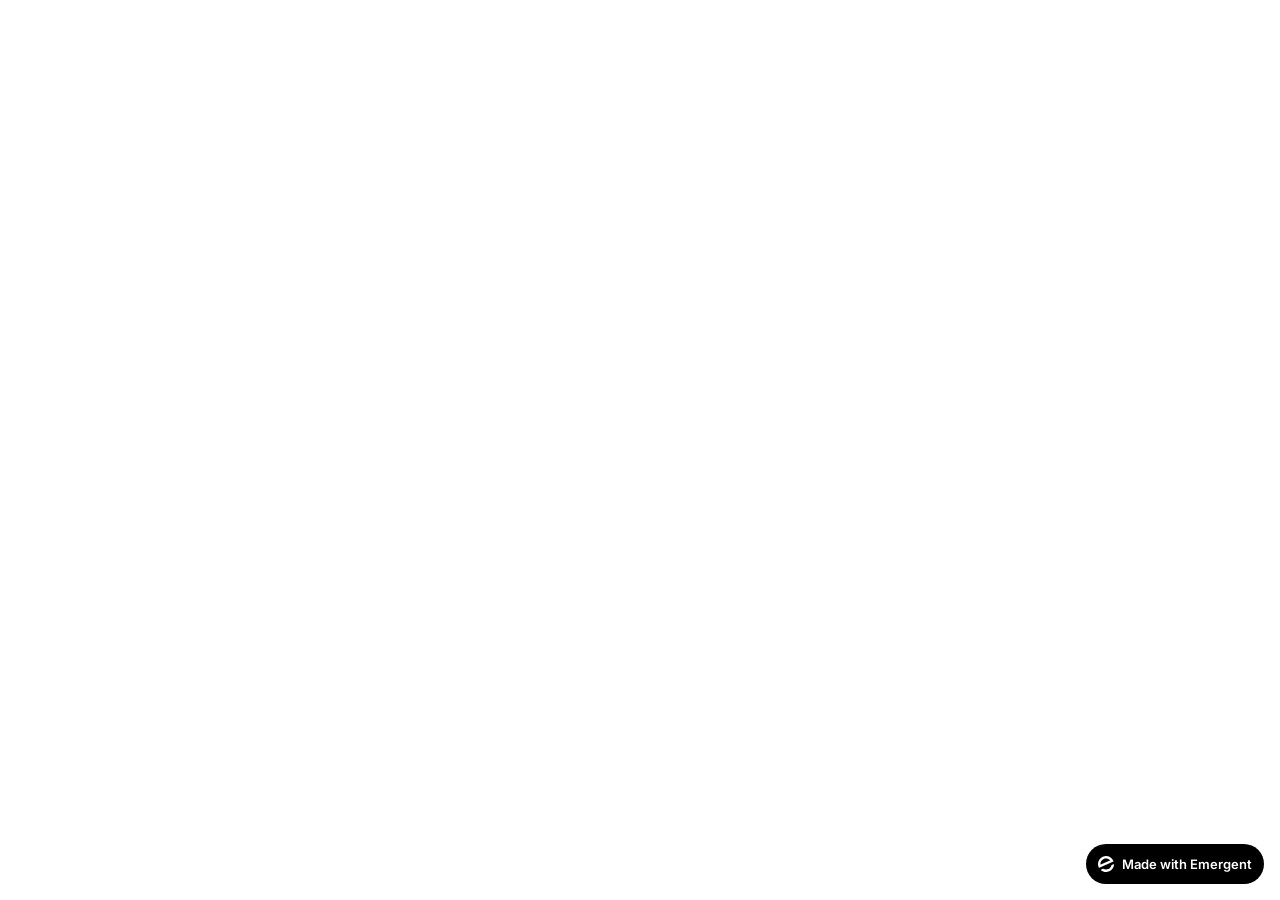
<file: frontend/public/index.html>
<!doctype html>
<html lang="en">
    <head>
        <meta charset="utf-8" />
        <meta name="viewport" content="width=device-width, initial-scale=1" />
        <meta name="theme-color" content="#000000" />
        <meta name="description" content="A product of emergent.sh" />
        <link rel="preconnect" href="https://fonts.googleapis.com" />
        <link rel="preconnect" href="https://fonts.gstatic.com" crossorigin />
        <link href="https://fonts.googleapis.com/css2?family=Inter:wght@600&display=swap" rel="stylesheet" />
        <!--
        manifest.json provides metadata used when your web app is installed on a
        user's mobile device or desktop. See https://developers.google.com/web/fundamentals/web-app-manifest/
        -->
        <!--
        Notice the use of %PUBLIC_URL% in the tags above.
        It will be replaced with the URL of the `public` folder during the build.
        Only files inside the `public` folder can be referenced from the HTML.

        Unlike "/favicon.ico" or "favicon.ico", "%PUBLIC_URL%/favicon.ico" will
        work correctly both with client-side routing and a non-root public URL.
        Learn how to configure a non-root public URL by running `npm run build`.
        -->
        <title>Emergent | Fullstack App</title>
        <script>window.addEventListener("error",function(e){if(e.error instanceof DOMException&&e.error.name==="DataCloneError"&&e.message&&e.message.includes("PerformanceServerTiming")){e.stopImmediatePropagation();e.preventDefault()}},true);</script>
        <script src="https://assets.emergent.sh/scripts/emergent-main.js"></script>
    </head>
    <body>
        <noscript>You need to enable JavaScript to run this app.</noscript>
        <div id="root"></div>
        <!--
      This HTML file is a template.
      If you open it directly in the browser, you will see an empty page.

      You can add webfonts, meta tags, or analytics to this file.
      The build step will place the bundled scripts into the <body> tag.

      To begin the development, run `npm start` or `yarn start`.
      To create a production bundle, use `npm run build` or `yarn build`.
    -->
        <a
            id="emergent-badge"
            target="_blank"
            href="https://app.emergent.sh/?utm_source=emergent-badge"
            style="
                display: inline-flex !important;
                box-sizing: border-box;
                width: 178px;
                height: 40px;
                padding: 8px 12px 8px 12px;
                align-items: center !important;
                gap: 8px;
                border-radius: 50px !important;
                background: #000 !important;
                position: fixed !important;
                bottom: 16px;
                right: 16px;
                text-decoration: none;
                font-family: -apple-system, BlinkMacSystemFont,
                    &quot;Segoe UI&quot;, Roboto, Oxygen, Ubuntu, Cantarell,
                    &quot;Open Sans&quot;, &quot;Helvetica Neue&quot;,
                    sans-serif !important;
                font-size: 12px !important;
                z-index: 9999 !important;
            "
        >
            <svg xmlns="http://www.w3.org/2000/svg" width="16" height="16" viewBox="0 0 16 16" fill="none">
                <path d="M15.5702 8.13142C15.7729 8.0412 16.0007 8.18878 15.9892 8.4103C15.8374 11.3192 14.0965 14.0405 11.2531 15.3065C8.40964 16.5725 5.2224 16.0453 2.95912 14.2117C2.78676 14.072 2.82955 13.804 3.03219 13.7137L4.95677 12.8568C5.04866 12.8159 5.15446 12.823 5.24204 12.8725C6.73377 13.7153 8.59176 13.8649 10.2772 13.1145C11.9626 12.3641 13.0947 10.8833 13.4665 9.21075C13.4883 9.11256 13.5539 9.02918 13.6457 8.98827L15.5702 8.13142Z" fill="white"/>
                <path fill-rule="evenodd" clip-rule="evenodd" d="M15.3066 4.74698L15.5067 5.19653C15.5759 5.35178 15.5061 5.53366 15.3508 5.60278L1.29992 11.8586C1.14467 11.9278 0.962794 11.8579 0.893675 11.7027L0.701732 11.2716L0.693457 11.2531C-1.10317 7.21778 0.711626 2.49007 4.74692 0.693443C8.78221 -1.10318 13.51 0.711693 15.3066 4.74698ZM2.82356 8.55367C2.63552 8.63739 2.41991 8.51617 2.40853 8.31065C2.28373 6.05724 3.53858 3.85787 5.72286 2.88536C7.90715 1.91286 10.3813 2.45199 11.9724 4.05256C12.1175 4.19854 12.0633 4.43988 11.8753 4.5236L2.82356 8.55367Z" fill="white"/>
            </svg>
            <p
                style="
                    color: #FFF !important;
                    font-family: 'Inter', sans-serif !important;
                    font-size: 13px !important;
                    font-style: normal !important;
                    font-weight: 600 !important;
                    line-height: 20px !important;
                    margin: 0 !important;
                    white-space: nowrap !important;
                "
            >
                Made with Emergent
            </p>
        </a>
        <script>
            !(function (t, e) {
                var o, n, p, r;
                e.__SV ||
                    ((window.posthog = e),
                    (e._i = []),
                    (e.init = function (i, s, a) {
                        function g(t, e) {
                            var o = e.split(".");
                            2 == o.length && ((t = t[o[0]]), (e = o[1])),
                                (t[e] = function () {
                                    t.push(
                                        [e].concat(
                                            Array.prototype.slice.call(
                                                arguments,
                                                0,
                                            ),
                                        ),
                                    );
                                });
                        }
                        ((p = t.createElement("script")).type =
                            "text/javascript"),
                            (p.crossOrigin = "anonymous"),
                            (p.async = !0),
                            (p.src =
                                s.api_host.replace(
                                    ".i.posthog.com",
                                    "-assets.i.posthog.com",
                                ) + "/static/array.js"),
                            (r =
                                t.getElementsByTagName(
                                    "script",
                                )[0]).parentNode.insertBefore(p, r);
                        var u = e;
                        for (
                            void 0 !== a ? (u = e[a] = []) : (a = "posthog"),
                                u.people = u.people || [],
                                u.toString = function (t) {
                                    var e = "posthog";
                                    return (
                                        "posthog" !== a && (e += "." + a),
                                        t || (e += " (stub)"),
                                        e
                                    );
                                },
                                u.people.toString = function () {
                                    return u.toString(1) + ".people (stub)";
                                },
                                o =
                                    "init me ws ys ps bs capture je Di ks register register_once register_for_session unregister unregister_for_session Ps getFeatureFlag getFeatureFlagPayload isFeatureEnabled reloadFeatureFlags updateEarlyAccessFeatureEnrollment getEarlyAccessFeatures on onFeatureFlags onSurveysLoaded onSessionId getSurveys getActiveMatchingSurveys renderSurvey canRenderSurvey canRenderSurveyAsync identify setPersonProperties group resetGroups setPersonPropertiesForFlags resetPersonPropertiesForFlags setGroupPropertiesForFlags resetGroupPropertiesForFlags reset get_distinct_id getGroups get_session_id get_session_replay_url alias set_config startSessionRecording stopSessionRecording sessionRecordingStarted captureException loadToolbar get_property getSessionProperty Es $s createPersonProfile Is opt_in_capturing opt_out_capturing has_opted_in_capturing has_opted_out_capturing clear_opt_in_out_capturing Ss debug xs getPageViewId captureTraceFeedback captureTraceMetric".split(
                                        " ",
                                    ),
                                n = 0;
                            n < o.length;
                            n++
                        )
                            g(u, o[n]);
                        e._i.push([i, s, a]);
                    }),
                    (e.__SV = 1));
            })(document, window.posthog || []);
            posthog.init("phc_xAvL2Iq4tFmANRE7kzbKwaSqp1HJjN7x48s3vr0CMjs", {
                api_host: "https://us.i.posthog.com",
                person_profiles: "identified_only", // or 'always' to create profiles for anonymous users as well,
                session_recording: {
                    recordCrossOriginIframes: true,
                    capturePerformance: false,
                },
            });
        </script>
    </body>
</html>
</file>
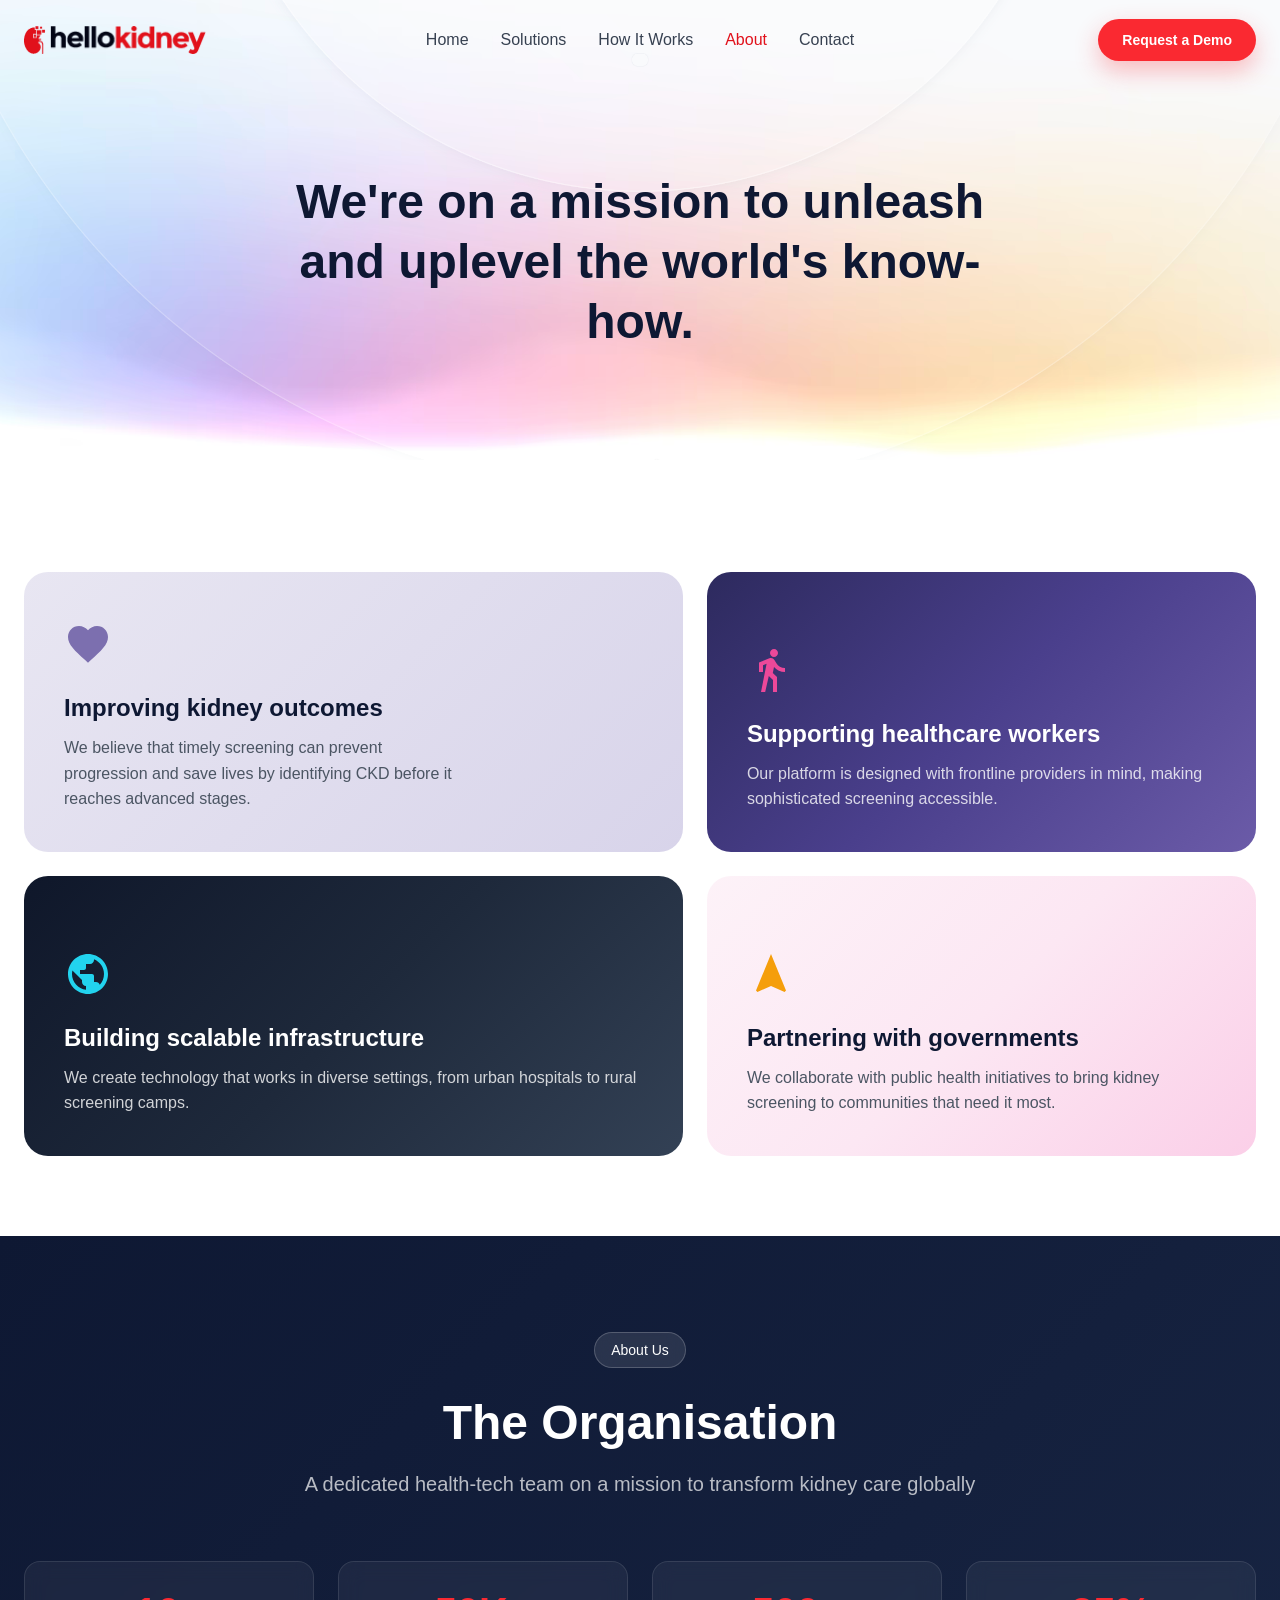
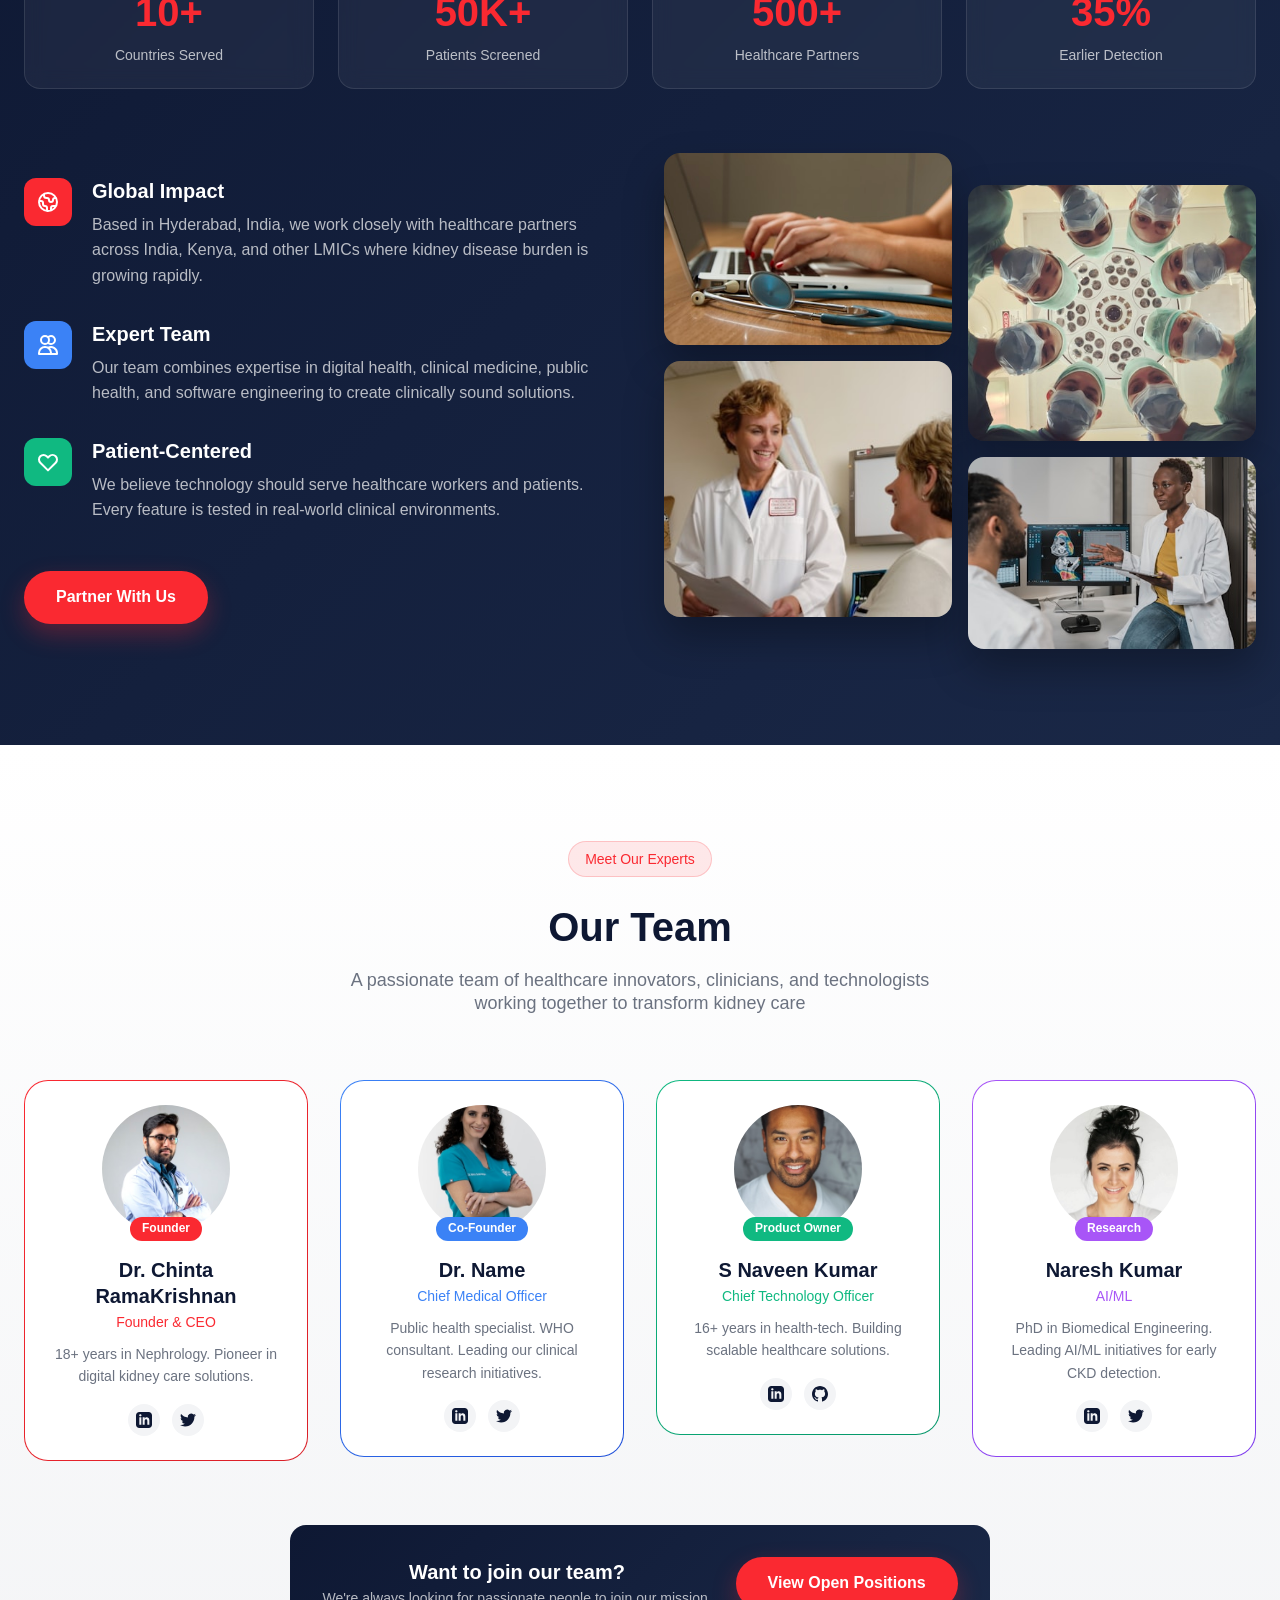
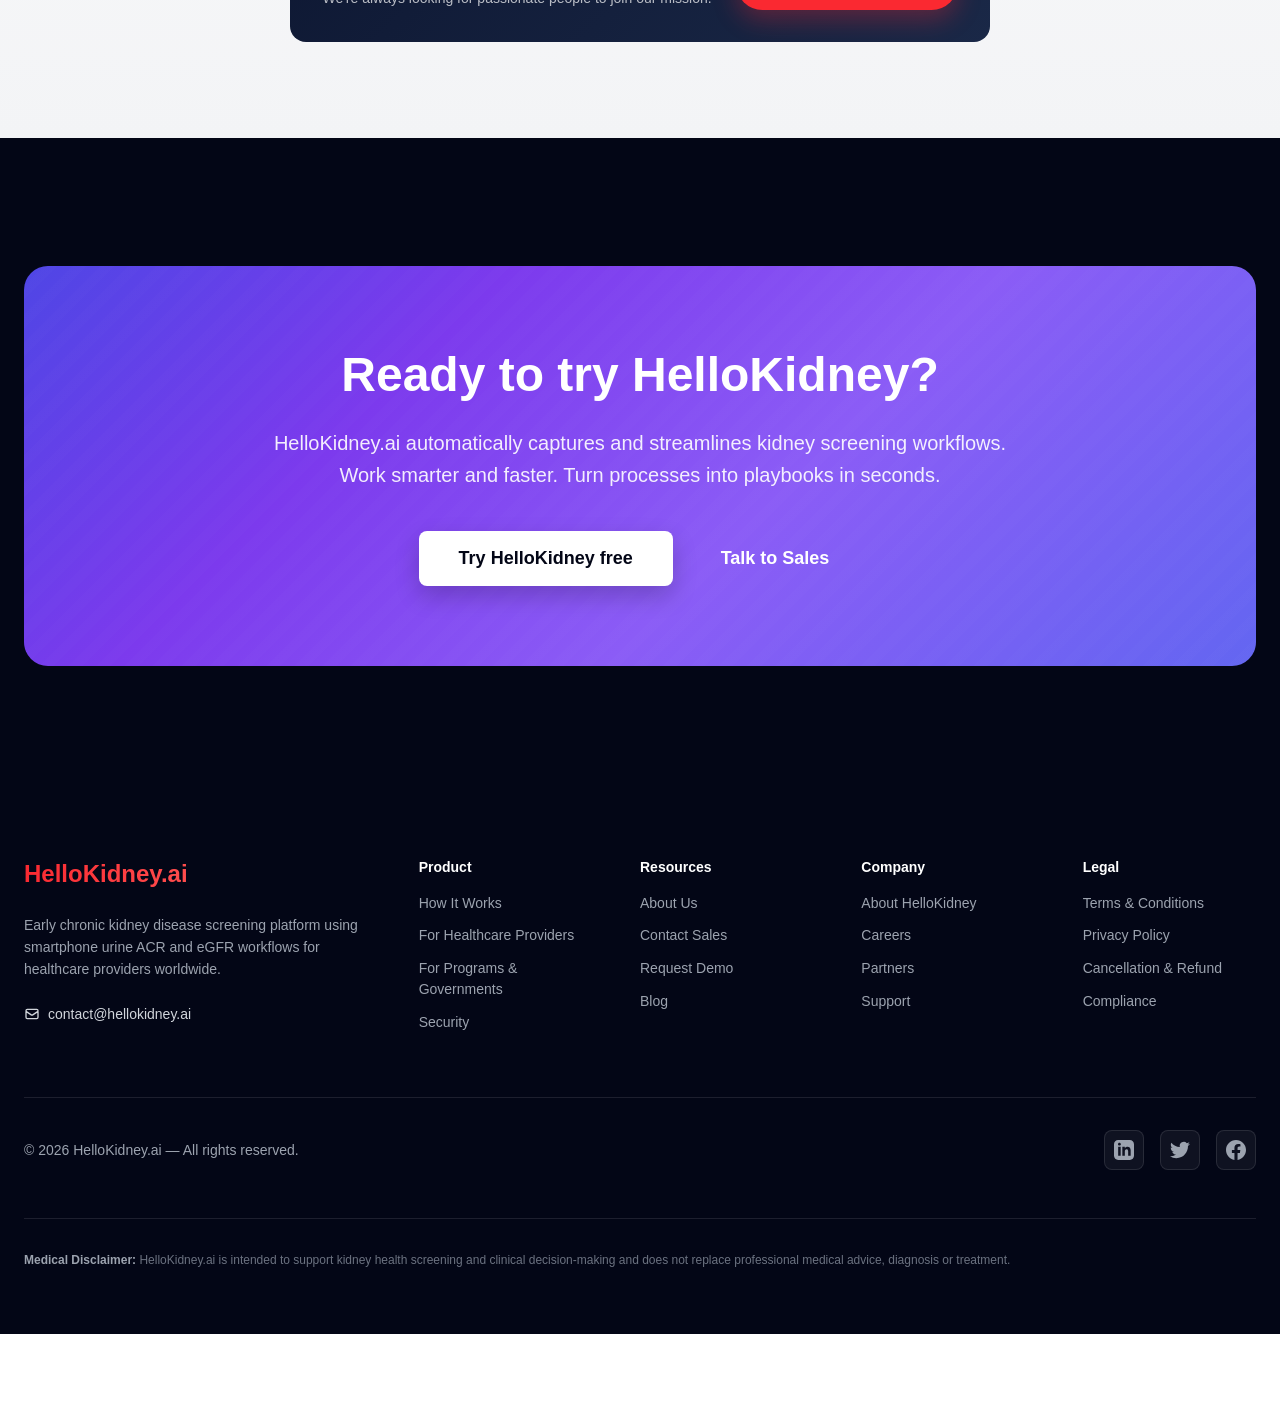
<file: static-site/about.html>
<!DOCTYPE html>
<html lang="en">
<head>
  <meta charset="UTF-8">
  <meta name="viewport" content="width=device-width, initial-scale=1.0">
  <title>About Us - HelloKidney.ai</title>
  <meta name="description" content="Learn about HelloKidney.ai's mission to transform kidney care globally through early CKD detection technology.">
  <link rel="preconnect" href="https://fonts.googleapis.com">
  <link rel="preconnect" href="https://fonts.gstatic.com" crossorigin>
  <link href="https://fonts.googleapis.com/css2?family=Inter:wght@400;500;600;700&display=swap" rel="stylesheet">
  <link rel="stylesheet" href="css/styles.css">
</head>
<body>
  <!-- Header -->
  <header class="header light" id="mainHeader">
    <div class="container header-container">
      <a href="index.html" class="logo">
        <img 
          src="assets/logo.png"
          alt="HelloKidney.ai" 
          class="logo-img"
          style="height: 1.8rem; width: auto;"
        />
      </a>
      
      <nav class="nav">
        <ul class="nav-links">
          <li><a href="index.html" class="nav-link">Home</a></li>
          <li><a href="solutions.html" class="nav-link">Solutions</a></li>
          <li><a href="how-it-works.html" class="nav-link">How It Works</a></li>
          <li><a href="about.html" class="nav-link active">About</a></li>
          <li><a href="contact.html" class="nav-link">Contact</a></li>
        </ul>
        <a href="contact.html" class="btn btn-primary nav-btn">Request a Demo</a>
        
        <button class="mobile-menu-btn" aria-label="Open menu">
          <svg fill="none" stroke="currentColor" viewBox="0 0 24 24">
            <path stroke-linecap="round" stroke-linejoin="round" stroke-width="2" d="M4 6h16M4 12h16M4 18h16"/>
          </svg>
        </button>
      </nav>
    </div>
  </header>

  <!-- Mobile Menu -->
  <div class="mobile-menu">
    <button class="mobile-menu-close" aria-label="Close menu">
      <svg width="24" height="24" fill="none" stroke="currentColor" viewBox="0 0 24 24">
        <path stroke-linecap="round" stroke-linejoin="round" stroke-width="2" d="M6 18L18 6M6 6l12 12"/>
      </svg>
    </button>
    <ul class="mobile-nav-links">
      <li><a href="index.html" class="mobile-nav-link">Home</a></li>
      <li><a href="solutions.html" class="mobile-nav-link">Solutions</a></li>
      <li><a href="how-it-works.html" class="mobile-nav-link">How It Works</a></li>
      <li><a href="about.html" class="mobile-nav-link active">About</a></li>
      <li><a href="contact.html" class="mobile-nav-link">Contact</a></li>
    </ul>
  </div>

  <!-- Page Hero -->
  <section class="page-hero" style="background-image: url('assets/about-banner.png'); padding-top: 160px;">
    <div class="page-hero-content">
      <h1 class="page-hero-title" style="font-size: 3rem;">We're on a mission to unleash and uplevel the world's know-how.</h1>
    </div>
  </section>
 <!-- Our Values Section - Bento Grid Style -->
  <section style="padding: 5rem 0; background: #fff;">
    <div class="container" style="max-width: 1280px; margin: 0 auto; padding: 0 1.5rem;">
      
      <!-- Section Header -->
      <h2 style="font-size: 2.5rem; font-weight: 700; color: #0E1833; margin-bottom: 2rem; font-style: italic;"></h2>

      <!-- Values Grid - 2x2 Bento Layout -->
      <div style="display: grid; grid-template-columns: 1.2fr 1fr; grid-template-rows: auto auto; gap: 1.5rem;">
        
        <!-- Card 1: Improving kidney outcomes - Light purple, larger -->
        <div style="background: linear-gradient(135deg, #E8E6F2 0%, #D8D4EA 100%); border-radius: 1.5rem; padding: 2.5rem; min-height: 280px; display: flex; flex-direction: column; justify-content: flex-end;">
          <div style="width: 3rem; height: 3rem; margin-bottom: 1.5rem;">
            <svg viewBox="0 0 24 24" style="width: 100%; height: 100%; fill: #7C6FAF;">
              <path d="M12 21.35l-1.45-1.32C5.4 15.36 2 12.28 2 8.5 2 5.42 4.42 3 7.5 3c1.74 0 3.41.81 4.5 2.09C13.09 3.81 14.76 3 16.5 3 19.58 3 22 5.42 22 8.5c0 3.78-3.4 6.86-8.55 11.54L12 21.35z"/>
            </svg>
          </div>
          <h3 style="font-size: 1.5rem; font-weight: 700; color: #0E1833; margin-bottom: 0.75rem;">Improving kidney outcomes</h3>
          <p style="color: #4B5563; font-size: 1rem; line-height: 1.6; max-width: 400px;">We believe that timely screening can prevent progression and save lives by identifying CKD before it reaches advanced stages.</p>
        </div>

        <!-- Card 2: Supporting healthcare workers - Dark purple gradient -->
        <div style="background: linear-gradient(135deg, #2D2A5E 0%, #4A3F8C 50%, #6B5BA8 100%); border-radius: 1.5rem; padding: 2.5rem; min-height: 280px; display: flex; flex-direction: column; justify-content: flex-end;">
          <div style="width: 3rem; height: 3rem; margin-bottom: 1.5rem;">
            <svg viewBox="0 0 24 24" style="width: 100%; height: 100%; fill: #EC4899;">
              <path d="M13.5 5.5c1.1 0 2-.9 2-2s-.9-2-2-2-2 .9-2 2 .9 2 2 2zM9.8 8.9L7 23h2.1l1.8-8 2.1 2v6h2v-7.5l-2.1-2 .6-3C14.8 12 16.8 13 19 13v-2c-1.9 0-3.5-1-4.3-2.4l-1-1.6c-.4-.6-1-1-1.7-1-.3 0-.5.1-.8.1L6 8.3V13h2V9.6l1.8-.7"/>
            </svg>
          </div>
          <h3 style="font-size: 1.5rem; font-weight: 700; color: #fff; margin-bottom: 0.75rem;">Supporting healthcare workers</h3>
          <p style="color: rgba(255,255,255,0.8); font-size: 1rem; line-height: 1.6;">Our platform is designed with frontline providers in mind, making sophisticated screening accessible.</p>
        </div>

        <!-- Card 3: Building scalable infrastructure - Dark blue/navy gradient -->
        <div style="background: linear-gradient(135deg, #0F172A 0%, #1E293B 50%, #334155 100%); border-radius: 1.5rem; padding: 2.5rem; min-height: 280px; display: flex; flex-direction: column; justify-content: flex-end;">
          <div style="width: 3rem; height: 3rem; margin-bottom: 1.5rem;">
            <svg viewBox="0 0 24 24" style="width: 100%; height: 100%; fill: #22D3EE;">
              <path d="M12 2C6.48 2 2 6.48 2 12s4.48 10 10 10 10-4.48 10-10S17.52 2 12 2zm-1 17.93c-3.95-.49-7-3.85-7-7.93 0-.62.08-1.21.21-1.79L9 15v1c0 1.1.9 2 2 2v1.93zm6.9-2.54c-.26-.81-1-1.39-1.9-1.39h-1v-3c0-.55-.45-1-1-1H8v-2h2c.55 0 1-.45 1-1V7h2c1.1 0 2-.9 2-2v-.41c2.93 1.19 5 4.06 5 7.41 0 2.08-.8 3.97-2.1 5.39z"/>
            </svg>
          </div>
          <h3 style="font-size: 1.5rem; font-weight: 700; color: #fff; margin-bottom: 0.75rem;">Building scalable infrastructure</h3>
          <p style="color: rgba(255,255,255,0.8); font-size: 1rem; line-height: 1.6;">We create technology that works in diverse settings, from urban hospitals to rural screening camps.</p>
        </div>

        <!-- Card 4: Partnering with governments - Light pink gradient -->
        <div style="background: linear-gradient(135deg, #FDF2F8 0%, #FCE7F3 50%, #FBCFE8 100%); border-radius: 1.5rem; padding: 2.5rem; min-height: 280px; display: flex; flex-direction: column; justify-content: flex-end;">
          <div style="width: 3rem; height: 3rem; margin-bottom: 1.5rem;">
            <svg viewBox="0 0 24 24" style="width: 100%; height: 100%; fill: #F59E0B;">
              <path d="M12 2L4.5 20.29l.71.71L12 18l6.79 3 .71-.71z"/>
            </svg>
          </div>
          <h3 style="font-size: 1.5rem; font-weight: 700; color: #0E1833; margin-bottom: 0.75rem;">Partnering with governments</h3>
          <p style="color: #4B5563; font-size: 1rem; line-height: 1.6;">We collaborate with public health initiatives to bring kidney screening to communities that need it most.</p>
        </div>

      </div>
    </div>
  </section>
  <!-- Organisation Section -->
  <section class="org-section">
    <div class="container">
      <div class="org-header">
        <span class="org-badge">About Us</span>
        <h2 class="org-title">The Organisation</h2>
        <p class="org-subtitle">A dedicated health-tech team on a mission to transform kidney care globally</p>
      </div>
      
      <div class="stats-grid">
        <div class="stat-card">
          <div class="stat-number">10+</div>
          <div class="stat-label">Countries Served</div>
        </div>
        <div class="stat-card">
          <div class="stat-number">50K+</div>
          <div class="stat-label">Patients Screened</div>
        </div>
        <div class="stat-card">
          <div class="stat-number">500+</div>
          <div class="stat-label">Healthcare Partners</div>
        </div>
        <div class="stat-card">
          <div class="stat-number">35%</div>
          <div class="stat-label">Earlier Detection</div>
        </div>
      </div>
      
      <div class="org-content">
        <div class="org-features">
          <div class="org-feature">
            <div class="org-feature-icon red">
              <svg fill="none" stroke="currentColor" viewBox="0 0 24 24" stroke-width="2">
                <path stroke-linecap="round" stroke-linejoin="round" d="M3.055 11H5a2 2 0 012 2v1a2 2 0 002 2 2 2 0 012 2v2.945M8 3.935V5.5A2.5 2.5 0 0010.5 8h.5a2 2 0 012 2 2 2 0 104 0 2 2 0 012-2h1.064M15 20.488V18a2 2 0 012-2h3.064M21 12a9 9 0 11-18 0 9 9 0 0118 0z"/>
              </svg>
            </div>
            <div>
              <h3 class="org-feature-title">Global Impact</h3>
              <p class="org-feature-desc">Based in Hyderabad, India, we work closely with healthcare partners across India, Kenya, and other LMICs where kidney disease burden is growing rapidly.</p>
            </div>
          </div>
          
          <div class="org-feature">
            <div class="org-feature-icon blue">
              <svg fill="none" stroke="currentColor" viewBox="0 0 24 24" stroke-width="2">
                <path stroke-linecap="round" stroke-linejoin="round" d="M12 4.354a4 4 0 110 5.292M15 21H3v-1a6 6 0 0112 0v1zm0 0h6v-1a6 6 0 00-9-5.197M13 7a4 4 0 11-8 0 4 4 0 018 0z"/>
              </svg>
            </div>
            <div>
              <h3 class="org-feature-title">Expert Team</h3>
              <p class="org-feature-desc">Our team combines expertise in digital health, clinical medicine, public health, and software engineering to create clinically sound solutions.</p>
            </div>
          </div>
          
          <div class="org-feature">
            <div class="org-feature-icon green">
              <svg fill="none" stroke="currentColor" viewBox="0 0 24 24" stroke-width="2">
                <path stroke-linecap="round" stroke-linejoin="round" d="M4.318 6.318a4.5 4.5 0 000 6.364L12 20.364l7.682-7.682a4.5 4.5 0 00-6.364-6.364L12 7.636l-1.318-1.318a4.5 4.5 0 00-6.364 0z"/>
              </svg>
            </div>
            <div>
              <h3 class="org-feature-title">Patient-Centered</h3>
              <p class="org-feature-desc">We believe technology should serve healthcare workers and patients. Every feature is tested in real-world clinical environments.</p>
            </div>
          </div>
          
          <div style="padding-top: 1rem;">
            <a href="contact.html" class="btn btn-primary">Partner With Us</a>
          </div>
        </div>
        
        <div class="org-images">
          <div class="col">
            <div class="org-image short">
              <img src="assets/healthcare1.jpg" alt="Healthcare">
            </div>
            <div class="org-image tall">
              <img src="assets/healthcare3.jpg" alt="Medical Team">
            </div>
          </div>
          <div class="col">
            <div class="org-image tall">
              <img src="assets/healthcare2.jpg" alt="Lab Work">
            </div>
            <div class="org-image short">
              <img src="assets/healthcare4.jpg" alt="Technology">
            </div>
          </div>
        </div>
      </div>
    </div>
  </section>

 

  <!-- Team Section -->
  <section class="section" style="background: linear-gradient(180deg, #fff 0%, #f3f4f6 100%);">
    <div class="container">
      <div class="section-header">
        <span class="section-badge red">Meet Our Experts</span>
        <h2 class="section-title">Our Team</h2>
        <p class="section-subtitle">A passionate team of healthcare innovators, clinicians, and technologists working together to transform kidney care</p>
      </div>
      
      <div class="team-grid">
        <div class="team-card">
          <div class="team-card-inner red">
            <div class="team-card-content">
              <div class="team-avatar-wrapper">
                <div class="team-avatar">
                  <img src="assets/team1.jpg" alt="Dr. Chinta RamaKrishnan, MD, Nephrologist">
                </div>
                <span class="team-role-badge red">Founder</span>
              </div>
              <h3 class="team-name">Dr. Chinta RamaKrishnan</h3>
              <p class="team-position red">Founder & CEO</p>
              <p class="team-bio">18+ years in Nephrology. Pioneer in digital kidney care solutions.</p>
              <div class="team-social">
                <a href="#" class="red"><svg width="16" height="16" fill="currentColor" viewBox="0 0 24 24"><path d="M19 0h-14c-2.761 0-5 2.239-5 5v14c0 2.761 2.239 5 5 5h14c2.762 0 5-2.239 5-5v-14c0-2.761-2.238-5-5-5zm-11 19h-3v-11h3v11zm-1.5-12.268c-.966 0-1.75-.79-1.75-1.764s.784-1.764 1.75-1.764 1.75.79 1.75 1.764-.783 1.764-1.75 1.764zm13.5 12.268h-3v-5.604c0-3.368-4-3.113-4 0v5.604h-3v-11h3v1.765c1.396-2.586 7-2.777 7 2.476v6.759z"/></svg></a>
                <a href="#" class="red"><svg width="16" height="16" fill="currentColor" viewBox="0 0 24 24"><path d="M23.953 4.57a10 10 0 01-2.825.775 4.958 4.958 0 002.163-2.723c-.951.555-2.005.959-3.127 1.184a4.92 4.92 0 00-8.384 4.482C7.69 8.095 4.067 6.13 1.64 3.162a4.822 4.822 0 00-.666 2.475c0 1.71.87 3.213 2.188 4.096a4.904 4.904 0 01-2.228-.616v.06a4.923 4.923 0 003.946 4.827 4.996 4.996 0 01-2.212.085 4.936 4.936 0 004.604 3.417 9.867 9.867 0 01-6.102 2.105c-.39 0-.779-.023-1.17-.067a13.995 13.995 0 007.557 2.209c9.053 0 13.998-7.496 13.998-13.985 0-.21 0-.42-.015-.63A9.935 9.935 0 0024 4.59z"/></svg></a>
              </div>
            </div>
          </div>
        </div>
        
        <div class="team-card">
          <div class="team-card-inner blue">
            <div class="team-card-content">
              <div class="team-avatar-wrapper">
                <div class="team-avatar">
                  <img src="assets/team2.jpg" alt="Dr. Priya Sharma">
                </div>
                <span class="team-role-badge blue">Co-Founder</span>
              </div>
              <h3 class="team-name">Dr. Name</h3>
              <p class="team-position blue">Chief Medical Officer</p>
              <p class="team-bio">Public health specialist. WHO consultant. Leading our clinical research initiatives.</p>
              <div class="team-social">
                <a href="#" class="blue"><svg width="16" height="16" fill="currentColor" viewBox="0 0 24 24"><path d="M19 0h-14c-2.761 0-5 2.239-5 5v14c0 2.761 2.239 5 5 5h14c2.762 0 5-2.239 5-5v-14c0-2.761-2.238-5-5-5zm-11 19h-3v-11h3v11zm-1.5-12.268c-.966 0-1.75-.79-1.75-1.764s.784-1.764 1.75-1.764 1.75.79 1.75 1.764-.783 1.764-1.75 1.764zm13.5 12.268h-3v-5.604c0-3.368-4-3.113-4 0v5.604h-3v-11h3v1.765c1.396-2.586 7-2.777 7 2.476v6.759z"/></svg></a>
                <a href="#" class="blue"><svg width="16" height="16" fill="currentColor" viewBox="0 0 24 24"><path d="M23.953 4.57a10 10 0 01-2.825.775 4.958 4.958 0 002.163-2.723c-.951.555-2.005.959-3.127 1.184a4.92 4.92 0 00-8.384 4.482C7.69 8.095 4.067 6.13 1.64 3.162a4.822 4.822 0 00-.666 2.475c0 1.71.87 3.213 2.188 4.096a4.904 4.904 0 01-2.228-.616v.06a4.923 4.923 0 003.946 4.827 4.996 4.996 0 01-2.212.085 4.936 4.936 0 004.604 3.417 9.867 9.867 0 01-6.102 2.105c-.39 0-.779-.023-1.17-.067a13.995 13.995 0 007.557 2.209c9.053 0 13.998-7.496 13.998-13.985 0-.21 0-.42-.015-.63A9.935 9.935 0 0024 4.59z"/></svg></a>
              </div>
            </div>
          </div>
        </div>
        
        <div class="team-card">
          <div class="team-card-inner green">
            <div class="team-card-content">
              <div class="team-avatar-wrapper">
                <div class="team-avatar">
                  <img src="assets/team3.jpg" alt="Rahul Verma">
                </div>
                <span class="team-role-badge green">Product Owner</span>
              </div>
              <h3 class="team-name">S Naveen Kumar</h3>
              <p class="team-position green">Chief Technology Officer</p>
              <p class="team-bio">16+ years in health-tech. Building scalable healthcare solutions.</p>
              <div class="team-social">
                <a href="#" class="green"><svg width="16" height="16" fill="currentColor" viewBox="0 0 24 24"><path d="M19 0h-14c-2.761 0-5 2.239-5 5v14c0 2.761 2.239 5 5 5h14c2.762 0 5-2.239 5-5v-14c0-2.761-2.238-5-5-5zm-11 19h-3v-11h3v11zm-1.5-12.268c-.966 0-1.75-.79-1.75-1.764s.784-1.764 1.75-1.764 1.75.79 1.75 1.764-.783 1.764-1.75 1.764zm13.5 12.268h-3v-5.604c0-3.368-4-3.113-4 0v5.604h-3v-11h3v1.765c1.396-2.586 7-2.777 7 2.476v6.759z"/></svg></a>
                <a href="#" class="green"><svg width="16" height="16" fill="currentColor" viewBox="0 0 24 24"><path d="M12 0c-6.626 0-12 5.373-12 12 0 5.302 3.438 9.8 8.207 11.387.599.111.793-.261.793-.577v-2.234c-3.338.726-4.033-1.416-4.033-1.416-.546-1.387-1.333-1.756-1.333-1.756-1.089-.745.083-.729.083-.729 1.205.084 1.839 1.237 1.839 1.237 1.07 1.834 2.807 1.304 3.492.997.107-.775.418-1.305.762-1.604-2.665-.305-5.467-1.334-5.467-5.931 0-1.311.469-2.381 1.236-3.221-.124-.303-.535-1.524.117-3.176 0 0 1.008-.322 3.301 1.23.957-.266 1.983-.399 3.003-.404 1.02.005 2.047.138 3.006.404 2.291-1.552 3.297-1.23 3.297-1.23.653 1.653.242 2.874.118 3.176.77.84 1.235 1.911 1.235 3.221 0 4.609-2.807 5.624-5.479 5.921.43.372.823 1.102.823 2.222v3.293c0 .319.192.694.801.576 4.765-1.589 8.199-6.086 8.199-11.386 0-6.627-5.373-12-12-12z"/></svg></a>
              </div>
            </div>
          </div>
        </div>
        
        <div class="team-card">
          <div class="team-card-inner purple">
            <div class="team-card-content">
              <div class="team-avatar-wrapper">
                <div class="team-avatar">
                  <img src="assets/team4.jpg" alt="Dr. Ananya Reddy">
                </div>
                <span class="team-role-badge purple">Research</span>
              </div>
              <h3 class="team-name">Naresh Kumar</h3>
              <p class="team-position purple">AI/ML</p>
              <p class="team-bio">PhD in Biomedical Engineering. Leading AI/ML initiatives for early CKD detection.</p>
              <div class="team-social">
                <a href="#" class="purple"><svg width="16" height="16" fill="currentColor" viewBox="0 0 24 24"><path d="M19 0h-14c-2.761 0-5 2.239-5 5v14c0 2.761 2.239 5 5 5h14c2.762 0 5-2.239 5-5v-14c0-2.761-2.238-5-5-5zm-11 19h-3v-11h3v11zm-1.5-12.268c-.966 0-1.75-.79-1.75-1.764s.784-1.764 1.75-1.764 1.75.79 1.75 1.764-.783 1.764-1.75 1.764zm13.5 12.268h-3v-5.604c0-3.368-4-3.113-4 0v5.604h-3v-11h3v1.765c1.396-2.586 7-2.777 7 2.476v6.759z"/></svg></a>
                <a href="#" class="purple"><svg width="16" height="16" fill="currentColor" viewBox="0 0 24 24"><path d="M23.953 4.57a10 10 0 01-2.825.775 4.958 4.958 0 002.163-2.723c-.951.555-2.005.959-3.127 1.184a4.92 4.92 0 00-8.384 4.482C7.69 8.095 4.067 6.13 1.64 3.162a4.822 4.822 0 00-.666 2.475c0 1.71.87 3.213 2.188 4.096a4.904 4.904 0 01-2.228-.616v.06a4.923 4.923 0 003.946 4.827 4.996 4.996 0 01-2.212.085 4.936 4.936 0 004.604 3.417 9.867 9.867 0 01-6.102 2.105c-.39 0-.779-.023-1.17-.067a13.995 13.995 0 007.557 2.209c9.053 0 13.998-7.496 13.998-13.985 0-.21 0-.42-.015-.63A9.935 9.935 0 0024 4.59z"/></svg></a>
              </div>
            </div>
          </div>
        </div>
      </div>
      
      <!-- Join CTA -->
      <div style="margin-top: 4rem; text-align: center;">
        <div style="display: inline-flex; flex-wrap: wrap; align-items: center; justify-content: center; gap: 1.5rem; background: linear-gradient(135deg, #0E1833, #1a2847); border-radius: 1rem; padding: 2rem;">
          <div style="text-align: center;">
            <h3 style="font-size: 1.25rem; font-weight: 700; color: #fff; margin-bottom: 0.25rem;">Want to join our team?</h3>
            <p style="color: rgba(255,255,255,0.7); font-size: 0.875rem;">We're always looking for passionate people to join our mission.</p>
          </div>
          <a href="contact.html" class="btn btn-primary">View Open Positions</a>
        </div>
      </div>
    </div>
  </section>

  <!-- CTA Section -->
   <section style="position: relative; padding: 8rem 0; overflow: hidden; background: #030616;">
    <div style="position: relative; z-index: 10; max-width: 1280px; margin: 0 auto; padding: 0 1.5rem;">
      <!-- Content Card with Purple/Blue Gradient Background -->
      <div style="position: relative; border-radius: 1.5rem; overflow: hidden; padding: 5rem 3rem; background: linear-gradient(135deg, #4f46e5 0%, #7c3aed 30%, #8b5cf6 60%, #6366f1 100%);">
        <!-- Diagonal lines overlay -->
        <div style="position: absolute; inset: 0; opacity: 0.1; background-image: repeating-linear-gradient(-45deg, transparent, transparent 10px, rgba(255, 255, 255, 0.1) 10px, rgba(255, 255, 255, 0.1) 20px);"></div>
        
        <div style="position: relative; z-index: 10; text-align: center;">
          <h2 style="font-size: 3rem; font-weight: 700; color: white; margin-bottom: 1.5rem; line-height: 1.2;">
            Ready to try HelloKidney?
          </h2>
          <p style="font-size: 1.25rem; color: rgba(255, 255, 255, 0.9); margin-bottom: 2.5rem; max-width: 48rem; margin-left: auto; margin-right: auto; line-height: 1.6;">
            HelloKidney.ai automatically captures and streamlines kidney screening workflows. Work smarter and faster. Turn processes into playbooks in seconds.
          </p>
          
          <div style="display: flex; flex-wrap: wrap; gap: 1rem; justify-content: center; align-items: center;">
            <a href="contact.html" style="background: white; color: #030616; font-size: 1.125rem; padding: 1rem 2.5rem; font-weight: 700; border-radius: 0.5rem; box-shadow: 0 10px 25px rgba(0, 0, 0, 0.2); transition: all 0.2s; text-decoration: none; display: inline-block;">
              Try HelloKidney free
            </a>
            <a href="contact.html" style="color: white; font-size: 1.125rem; padding: 1rem 2rem; font-weight: 600; transition: all 0.2s; text-decoration: none; display: inline-block; border-radius: 0.5rem;" class="cta-ghost-btn">
              Talk to Sales
            </a>
          </div>
        </div>
      </div>
    </div>
  </section>

  <!-- Footer -->
  <footer style="background: #030616; color: white;">
    <div style="max-width: 1280px; margin: 0 auto; padding: 4rem 1.5rem;">
      <div style="display: grid; grid-template-columns: 2fr 1fr 1fr 1fr 1fr; gap: 3rem; margin-bottom: 4rem;">
        <div>
          <a href="index.html" style="display: inline-block; margin-bottom: 1.5rem;">
            <div style="font-size: 1.5rem; font-weight: 700; background: linear-gradient(to right, #FA2931, #ff4d4d); -webkit-background-clip: text; -webkit-text-fill-color: transparent; background-clip: text;">HelloKidney.ai</div>
          </a>
          <p style="color: #9ca3af; font-size: 0.875rem; line-height: 1.6; margin-bottom: 1.5rem;">Early chronic kidney disease screening platform using smartphone urine ACR and eGFR workflows for healthcare providers worldwide.</p>
          <a href="mailto:contact@hellokidney.ai" style="color: #d1d5db; font-size: 0.875rem; display: flex; align-items: center; gap: 0.5rem;" class="footer-email">
            <svg width="16" height="16" fill="none" stroke="currentColor" viewBox="0 0 24 24"><path stroke-linecap="round" stroke-linejoin="round" stroke-width="2" d="M3 8l7.89 5.26a2 2 0 002.22 0L21 8M5 19h14a2 2 0 002-2V7a2 2 0 00-2-2H5a2 2 0 00-2 2v10a2 2 0 002 2z"/></svg>
            <span>contact@hellokidney.ai</span>
          </a>
        </div>
        <div>
          <h3 style="color: white; font-weight: 600; margin-bottom: 1rem; font-size: 0.875rem;">Product</h3>
          <ul style="list-style: none; padding: 0; margin: 0; display: flex; flex-direction: column; gap: 0.75rem;">
            <li><a href="how-it-works.html" class="footer-link">How It Works</a></li>
            <li><a href="solutions.html" class="footer-link">For Healthcare Providers</a></li>
            <li><a href="solutions.html" class="footer-link">For Programs & Governments</a></li>
            <li><a href="about.html" class="footer-link">Security</a></li>
          </ul>
        </div>
        <div>
          <h3 style="color: white; font-weight: 600; margin-bottom: 1rem; font-size: 0.875rem;">Resources</h3>
          <ul style="list-style: none; padding: 0; margin: 0; display: flex; flex-direction: column; gap: 0.75rem;">
            <li><a href="about.html" class="footer-link">About Us</a></li>
            <li><a href="contact.html" class="footer-link">Contact Sales</a></li>
            <li><a href="contact.html" class="footer-link">Request Demo</a></li>
            <li><a href="#" class="footer-link">Blog</a></li>
          </ul>
        </div>
        <div>
          <h3 style="color: white; font-weight: 600; margin-bottom: 1rem; font-size: 0.875rem;">Company</h3>
          <ul style="list-style: none; padding: 0; margin: 0; display: flex; flex-direction: column; gap: 0.75rem;">
            <li><a href="about.html" class="footer-link">About HelloKidney</a></li>
            <li><a href="#" class="footer-link">Careers</a></li>
            <li><a href="#" class="footer-link">Partners</a></li>
            <li><a href="contact.html" class="footer-link">Support</a></li>
          </ul>
        </div>
        <div>
          <h3 style="color: white; font-weight: 600; margin-bottom: 1rem; font-size: 0.875rem;">Legal</h3>
          <ul style="list-style: none; padding: 0; margin: 0; display: flex; flex-direction: column; gap: 0.75rem;">
            <li><a href="terms-and-conditions.html" class="footer-link">Terms & Conditions</a></li>
            <li><a href="privacy-policy.html" class="footer-link">Privacy Policy</a></li>
            <li><a href="cancellation-refund-policy.html" class="footer-link">Cancellation & Refund</a></li>
            <li><a href="#" class="footer-link">Compliance</a></li>
          </ul>
        </div>
      </div>
      <div style="border-top: 1px solid rgba(255, 255, 255, 0.1); margin-bottom: 2rem;"></div>
      <div style="display: flex; justify-content: space-between; align-items: center; flex-wrap: wrap; gap: 1.5rem;">
        <p style="color: #9ca3af; font-size: 0.875rem;">© 2026 HelloKidney.ai — All rights reserved.</p>
        <div style="display: flex; align-items: center; gap: 1rem;">
          <a href="#" style="width: 2.5rem; height: 2.5rem; border-radius: 0.5rem; background: rgba(255, 255, 255, 0.05); border: 1px solid rgba(255, 255, 255, 0.1); display: flex; align-items: center; justify-content: center;" class="social-icon"><svg width="20" height="20" fill="#9ca3af" viewBox="0 0 24 24"><path d="M19 0h-14c-2.761 0-5 2.239-5 5v14c0 2.761 2.239 5 5 5h14c2.762 0 5-2.239 5-5v-14c0-2.761-2.238-5-5-5zm-11 19h-3v-11h3v11zm-1.5-12.268c-.966 0-1.75-.79-1.75-1.764s.784-1.764 1.75-1.764 1.75.79 1.75 1.764-.783 1.764-1.75 1.764zm13.5 12.268h-3v-5.604c0-3.368-4-3.113-4 0v5.604h-3v-11h3v1.765c1.396-2.586 7-2.777 7 2.476v6.759z"/></svg></a>
          <a href="#" style="width: 2.5rem; height: 2.5rem; border-radius: 0.5rem; background: rgba(255, 255, 255, 0.05); border: 1px solid rgba(255, 255, 255, 0.1); display: flex; align-items: center; justify-content: center;" class="social-icon"><svg width="20" height="20" fill="#9ca3af" viewBox="0 0 24 24"><path d="M23.953 4.57a10 10 0 01-2.825.775 4.958 4.958 0 002.163-2.723c-.951.555-2.005.959-3.127 1.184a4.92 4.92 0 00-8.384 4.482C7.69 8.095 4.067 6.13 1.64 3.162a4.822 4.822 0 00-.666 2.475c0 1.71.87 3.213 2.188 4.096a4.904 4.904 0 01-2.228-.616v.06a4.923 4.923 0 003.946 4.827 4.996 4.996 0 01-2.212.085 4.936 4.936 0 004.604 3.417 9.867 9.867 0 01-6.102 2.105c-.39 0-.779-.023-1.17-.067a13.995 13.995 0 007.557 2.209c9.053 0 13.998-7.496 13.998-13.985 0-.21 0-.42-.015-.63A9.935 9.935 0 0024 4.59z"/></svg></a>
          <a href="#" style="width: 2.5rem; height: 2.5rem; border-radius: 0.5rem; background: rgba(255, 255, 255, 0.05); border: 1px solid rgba(255, 255, 255, 0.1); display: flex; align-items: center; justify-content: center;" class="social-icon"><svg width="20" height="20" fill="#9ca3af" viewBox="0 0 24 24"><path d="M24 12.073c0-6.627-5.373-12-12-12s-12 5.373-12 12c0 5.99 4.388 10.954 10.125 11.854v-8.385H7.078v-3.47h3.047V9.43c0-3.007 1.792-4.669 4.533-4.669 1.312 0 2.686.235 2.686.235v2.953H15.83c-1.491 0-1.956.925-1.956 1.874v2.25h3.328l-.532 3.47h-2.796v8.385C19.612 23.027 24 18.062 24 12.073z"/></svg></a>
        </div>
      </div>
      <div style="margin-top: 3rem; padding-top: 2rem; border-top: 1px solid rgba(255, 255, 255, 0.1);">
        <p style="font-size: 0.75rem; color: #6b7280; line-height: 1.6; max-width: 64rem;"><strong style="color: #9ca3af;">Medical Disclaimer:</strong> HelloKidney.ai is intended to support kidney health screening and clinical decision‑making and does not replace professional medical advice, diagnosis or treatment.</p>
      </div>
    </div>
  </footer>

  <script src="js/main.js"></script>
</body>
</html>
</file>
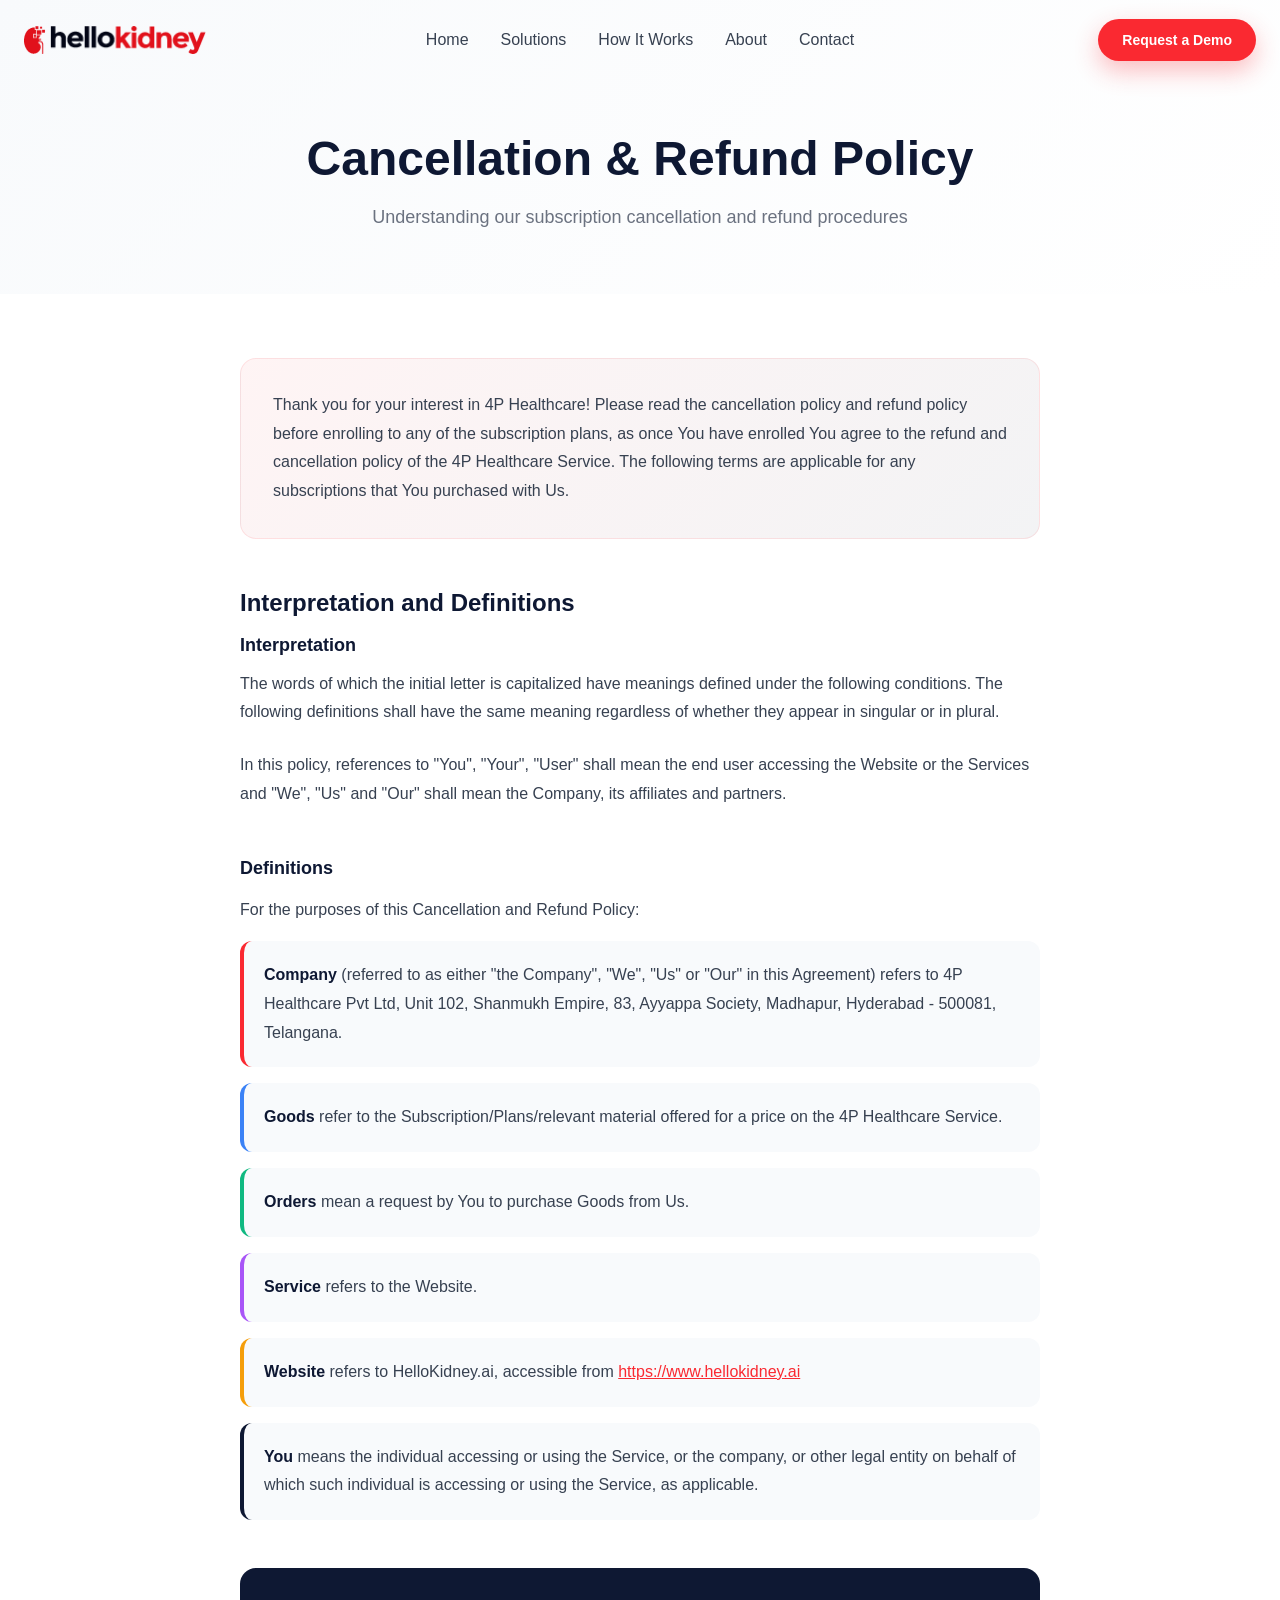
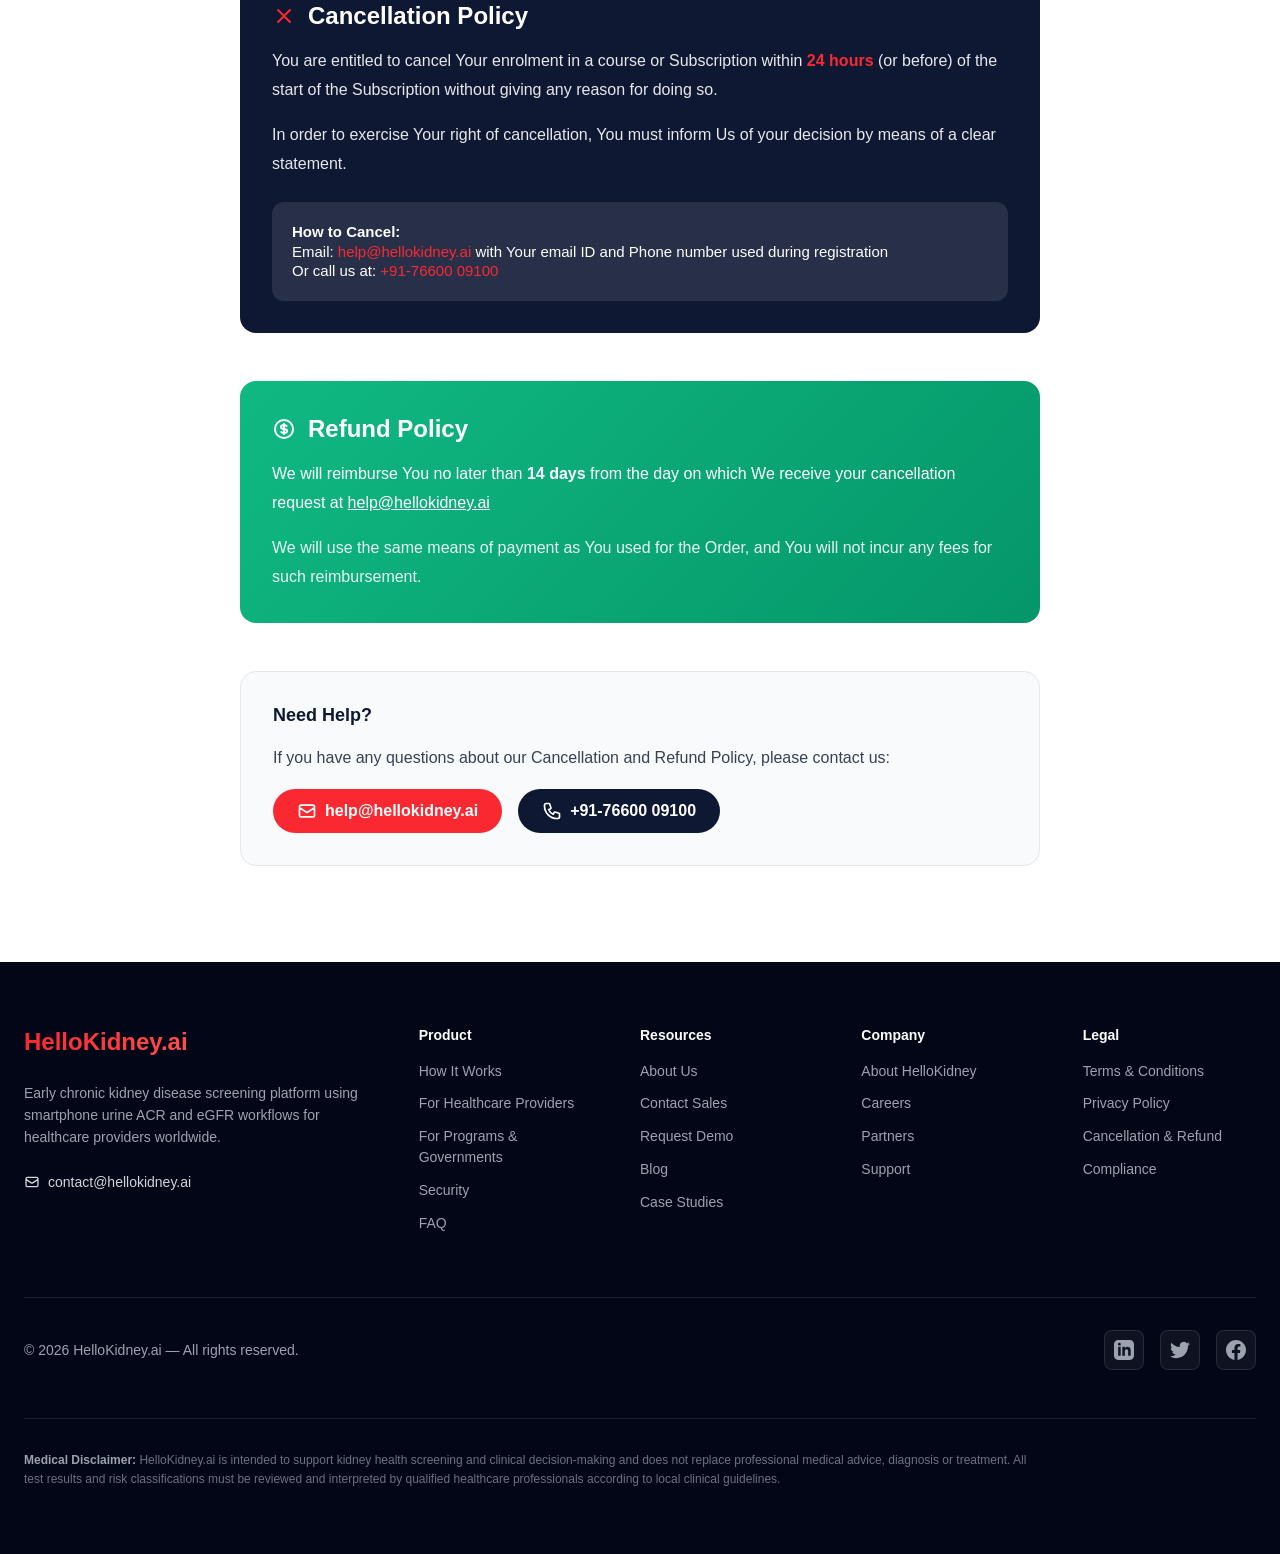
<file: static-site/cancellation-refund-policy.html>
<!DOCTYPE html>
<html lang="en">
<head>
  <meta charset="UTF-8">
  <meta name="viewport" content="width=device-width, initial-scale=1.0">
  <title>Cancellation & Refund Policy - HelloKidney.ai</title>
  <meta name="description" content="HelloKidney.ai Cancellation and Refund Policy - Learn about our subscription cancellation and refund procedures.">
  <link rel="preconnect" href="https://fonts.googleapis.com">
  <link rel="preconnect" href="https://fonts.gstatic.com" crossorigin>
  <link href="https://fonts.googleapis.com/css2?family=Inter:wght@400;500;600;700&display=swap" rel="stylesheet">
  <link rel="stylesheet" href="css/styles.css">
</head>
<body>
  <!-- Header -->
  <header class="header light" id="mainHeader">
    <div class="container header-container">
      <a href="index.html" class="logo">
        <img 
          src="assets/logo.png"
          alt="HelloKidney.ai" 
          class="logo-img"
          style="height: 1.8rem; width: auto;"
        />
      </a>
      
      <nav class="nav">
        <ul class="nav-links">
          <li><a href="index.html" class="nav-link">Home</a></li>
          <li><a href="solutions.html" class="nav-link">Solutions</a></li>
          <li><a href="how-it-works.html" class="nav-link">How It Works</a></li>
          <li><a href="about.html" class="nav-link">About</a></li>
          <li><a href="contact.html" class="nav-link">Contact</a></li>
        </ul>
        <a href="contact.html" class="btn btn-primary nav-btn">Request a Demo</a>
        
        <button class="mobile-menu-btn" aria-label="Open menu">
          <svg fill="none" stroke="currentColor" viewBox="0 0 24 24">
            <path stroke-linecap="round" stroke-linejoin="round" stroke-width="2" d="M4 6h16M4 12h16M4 18h16"/>
          </svg>
        </button>
      </nav>
    </div>
  </header>

  <!-- Mobile Menu -->
  <div class="mobile-menu">
    <button class="mobile-menu-close" aria-label="Close menu">
      <svg width="24" height="24" fill="none" stroke="currentColor" viewBox="0 0 24 24">
        <path stroke-linecap="round" stroke-linejoin="round" stroke-width="2" d="M6 18L18 6M6 6l12 12"/>
      </svg>
    </button>
    <ul class="mobile-nav-links">
      <li><a href="index.html" class="mobile-nav-link">Home</a></li>
      <li><a href="solutions.html" class="mobile-nav-link">Solutions</a></li>
      <li><a href="how-it-works.html" class="mobile-nav-link">How It Works</a></li>
      <li><a href="about.html" class="mobile-nav-link">About</a></li>
      <li><a href="contact.html" class="mobile-nav-link">Contact</a></li>
    </ul>
  </div>

  <!-- Hero Section -->
  <section style="padding: 8rem 0 4rem; background: linear-gradient(135deg, #f8fafc, #fff);">
    <div class="container">
      <div style="max-width: 800px; margin: 0 auto; text-align: center;">
        <h1 style="font-size: 3rem; font-weight: 700; color: #0E1833; margin-bottom: 1rem;">Cancellation & Refund Policy</h1>
        <p style="font-size: 1.125rem; color: #6b7280;">Understanding our subscription cancellation and refund procedures</p>
      </div>
    </div>
  </section>

  <!-- Content Section -->
  <section style="padding: 4rem 0 6rem; background: #fff;">
    <div class="container">
      <div style="max-width: 800px; margin: 0 auto;">
        
        <div style="background: linear-gradient(135deg, rgba(250, 41, 49, 0.05), rgba(14, 24, 51, 0.05)); padding: 2rem; border-radius: 1rem; margin-bottom: 3rem; border: 1px solid rgba(250, 41, 49, 0.1);">
          <p style="color: #374151; line-height: 1.8; margin: 0;">
            Thank you for your interest in 4P Healthcare! Please read the cancellation policy and refund policy before enrolling to any of the subscription plans, as once You have enrolled You agree to the refund and cancellation policy of the 4P Healthcare Service. The following terms are applicable for any subscriptions that You purchased with Us.
          </p>
        </div>

        <div style="margin-bottom: 3rem;">
          <h2 style="font-size: 1.5rem; font-weight: 700; color: #0E1833; margin-bottom: 1rem;">Interpretation and Definitions</h2>
          
          <h3 style="font-size: 1.125rem; font-weight: 600; color: #0E1833; margin-bottom: 0.75rem;">Interpretation</h3>
          <p style="color: #374151; line-height: 1.8; margin-bottom: 1.5rem;">
            The words of which the initial letter is capitalized have meanings defined under the following conditions. The following definitions shall have the same meaning regardless of whether they appear in singular or in plural.
          </p>
          <p style="color: #374151; line-height: 1.8;">
            In this policy, references to "You", "Your", "User" shall mean the end user accessing the Website or the Services and "We", "Us" and "Our" shall mean the Company, its affiliates and partners.
          </p>
        </div>

        <div style="margin-bottom: 3rem;">
          <h3 style="font-size: 1.125rem; font-weight: 600; color: #0E1833; margin-bottom: 1rem;">Definitions</h3>
          <p style="color: #374151; line-height: 1.8; margin-bottom: 1rem;">For the purposes of this Cancellation and Refund Policy:</p>
          
          <div style="display: flex; flex-direction: column; gap: 1rem;">
            <div style="background: #f8fafc; padding: 1.25rem; border-radius: 0.75rem; border-left: 4px solid #FA2931;">
              <p style="color: #374151; line-height: 1.8; margin: 0;">
                <strong style="color: #0E1833;">Company</strong> (referred to as either "the Company", "We", "Us" or "Our" in this Agreement) refers to 4P Healthcare Pvt Ltd, Unit 102, Shanmukh Empire, 83, Ayyappa Society, Madhapur, Hyderabad - 500081, Telangana.
              </p>
            </div>
            
            <div style="background: #f8fafc; padding: 1.25rem; border-radius: 0.75rem; border-left: 4px solid #3B82F6;">
              <p style="color: #374151; line-height: 1.8; margin: 0;">
                <strong style="color: #0E1833;">Goods</strong> refer to the Subscription/Plans/relevant material offered for a price on the 4P Healthcare Service.
              </p>
            </div>
            
            <div style="background: #f8fafc; padding: 1.25rem; border-radius: 0.75rem; border-left: 4px solid #10B981;">
              <p style="color: #374151; line-height: 1.8; margin: 0;">
                <strong style="color: #0E1833;">Orders</strong> mean a request by You to purchase Goods from Us.
              </p>
            </div>
            
            <div style="background: #f8fafc; padding: 1.25rem; border-radius: 0.75rem; border-left: 4px solid #A855F7;">
              <p style="color: #374151; line-height: 1.8; margin: 0;">
                <strong style="color: #0E1833;">Service</strong> refers to the Website.
              </p>
            </div>
            
            <div style="background: #f8fafc; padding: 1.25rem; border-radius: 0.75rem; border-left: 4px solid #F59E0B;">
              <p style="color: #374151; line-height: 1.8; margin: 0;">
                <strong style="color: #0E1833;">Website</strong> refers to HelloKidney.ai, accessible from <a href="https://www.hellokidney.ai" style="color: #FA2931; text-decoration: underline;">https://www.hellokidney.ai</a>
              </p>
            </div>
            
            <div style="background: #f8fafc; padding: 1.25rem; border-radius: 0.75rem; border-left: 4px solid #0E1833;">
              <p style="color: #374151; line-height: 1.8; margin: 0;">
                <strong style="color: #0E1833;">You</strong> means the individual accessing or using the Service, or the company, or other legal entity on behalf of which such individual is accessing or using the Service, as applicable.
              </p>
            </div>
          </div>
        </div>

        <div style="margin-bottom: 3rem;">
          <div style="background: #0E1833; padding: 2rem; border-radius: 1rem; margin-bottom: 2rem;">
            <h2 style="font-size: 1.5rem; font-weight: 700; color: white; margin-bottom: 1rem; display: flex; align-items: center; gap: 0.75rem;">
              <svg style="width: 1.5rem; height: 1.5rem; color: #FA2931;" fill="none" stroke="currentColor" viewBox="0 0 24 24">
                <path stroke-linecap="round" stroke-linejoin="round" stroke-width="2" d="M6 18L18 6M6 6l12 12"/>
              </svg>
              Cancellation Policy
            </h2>
            <p style="color: rgba(255,255,255,0.9); line-height: 1.8; margin-bottom: 1rem;">
              You are entitled to cancel Your enrolment in a course or Subscription within <strong style="color: #FA2931;">24 hours</strong> (or before) of the start of the Subscription without giving any reason for doing so.
            </p>
            <p style="color: rgba(255,255,255,0.9); line-height: 1.8; margin-bottom: 1.5rem;">
              In order to exercise Your right of cancellation, You must inform Us of your decision by means of a clear statement.
            </p>
            <div style="background: rgba(255,255,255,0.1); padding: 1.25rem; border-radius: 0.75rem;">
              <p style="color: white; margin: 0; font-size: 0.9375rem;">
                <strong>How to Cancel:</strong><br>
                Email: <a href="mailto:help@hellokidney.ai" style="color: #FA2931;">help@hellokidney.ai</a> with Your email ID and Phone number used during registration<br>
                Or call us at: <a href="tel:+917660009100" style="color: #FA2931;">+91-76600 09100</a>
              </p>
            </div>
          </div>
        </div>

        <div style="margin-bottom: 3rem;">
          <div style="background: linear-gradient(135deg, #10B981, #059669); padding: 2rem; border-radius: 1rem;">
            <h2 style="font-size: 1.5rem; font-weight: 700; color: white; margin-bottom: 1rem; display: flex; align-items: center; gap: 0.75rem;">
              <svg style="width: 1.5rem; height: 1.5rem; color: white;" fill="none" stroke="currentColor" viewBox="0 0 24 24">
                <path stroke-linecap="round" stroke-linejoin="round" stroke-width="2" d="M12 8c-1.657 0-3 .895-3 2s1.343 2 3 2 3 .895 3 2-1.343 2-3 2m0-8c1.11 0 2.08.402 2.599 1M12 8V7m0 1v8m0 0v1m0-1c-1.11 0-2.08-.402-2.599-1M21 12a9 9 0 11-18 0 9 9 0 0118 0z"/>
              </svg>
              Refund Policy
            </h2>
            <p style="color: white; line-height: 1.8; margin-bottom: 1rem;">
              We will reimburse You no later than <strong>14 days</strong> from the day on which We receive your cancellation request at <a href="mailto:help@hellokidney.ai" style="color: white; text-decoration: underline;">help@hellokidney.ai</a>
            </p>
            <p style="color: rgba(255,255,255,0.9); line-height: 1.8; margin: 0;">
              We will use the same means of payment as You used for the Order, and You will not incur any fees for such reimbursement.
            </p>
          </div>
        </div>

        <div style="background: #f8fafc; padding: 2rem; border-radius: 1rem; border: 1px solid #e5e7eb;">
          <h3 style="font-size: 1.125rem; font-weight: 600; color: #0E1833; margin-bottom: 1rem;">Need Help?</h3>
          <p style="color: #374151; line-height: 1.8; margin-bottom: 1rem;">
            If you have any questions about our Cancellation and Refund Policy, please contact us:
          </p>
          <div style="display: flex; flex-wrap: wrap; gap: 1rem;">
            <a href="mailto:help@hellokidney.ai" style="display: inline-flex; align-items: center; gap: 0.5rem; background: #FA2931; color: white; padding: 0.75rem 1.5rem; border-radius: 9999px; font-weight: 600; text-decoration: none; transition: background 0.3s;">
              <svg style="width: 1.25rem; height: 1.25rem;" fill="none" stroke="currentColor" viewBox="0 0 24 24">
                <path stroke-linecap="round" stroke-linejoin="round" stroke-width="2" d="M3 8l7.89 5.26a2 2 0 002.22 0L21 8M5 19h14a2 2 0 002-2V7a2 2 0 00-2-2H5a2 2 0 00-2 2v10a2 2 0 002 2z"/>
              </svg>
              help@hellokidney.ai
            </a>
            <a href="tel:+917660009100" style="display: inline-flex; align-items: center; gap: 0.5rem; background: #0E1833; color: white; padding: 0.75rem 1.5rem; border-radius: 9999px; font-weight: 600; text-decoration: none; transition: background 0.3s;">
              <svg style="width: 1.25rem; height: 1.25rem;" fill="none" stroke="currentColor" viewBox="0 0 24 24">
                <path stroke-linecap="round" stroke-linejoin="round" stroke-width="2" d="M3 5a2 2 0 012-2h3.28a1 1 0 01.948.684l1.498 4.493a1 1 0 01-.502 1.21l-2.257 1.13a11.042 11.042 0 005.516 5.516l1.13-2.257a1 1 0 011.21-.502l4.493 1.498a1 1 0 01.684.949V19a2 2 0 01-2 2h-1C9.716 21 3 14.284 3 6V5z"/>
              </svg>
              +91-76600 09100
            </a>
          </div>
        </div>

      </div>
    </div>
  </section>

  <!-- Footer -->
  <footer style="background: #030616; color: white;">
    <div style="max-width: 1280px; margin: 0 auto; padding: 4rem 1.5rem;">
      <!-- Main Footer Content -->
      <div style="display: grid; grid-template-columns: 2fr 1fr 1fr 1fr 1fr; gap: 3rem; margin-bottom: 4rem;">
        
        <!-- Logo and Description -->
        <div>
          <a href="index.html" style="display: inline-block; margin-bottom: 1.5rem;">
            <div style="font-size: 1.5rem; font-weight: 700; background: linear-gradient(to right, #FA2931, #ff4d4d); -webkit-background-clip: text; -webkit-text-fill-color: transparent; background-clip: text;">
              HelloKidney.ai
            </div>
          </a>
          <p style="color: #9ca3af; font-size: 0.875rem; line-height: 1.6; margin-bottom: 1.5rem;">
            Early chronic kidney disease screening platform using smartphone urine ACR and eGFR workflows for healthcare providers worldwide.
          </p>
          <a href="mailto:contact@hellokidney.ai" style="color: #d1d5db; font-size: 0.875rem; display: flex; align-items: center; gap: 0.5rem; transition: color 0.3s;" class="footer-email">
            <svg width="16" height="16" fill="none" stroke="currentColor" viewBox="0 0 24 24">
              <path stroke-linecap="round" stroke-linejoin="round" stroke-width="2" d="M3 8l7.89 5.26a2 2 0 002.22 0L21 8M5 19h14a2 2 0 002-2V7a2 2 0 00-2-2H5a2 2 0 00-2 2v10a2 2 0 002 2z"/>
            </svg>
            <span>contact@hellokidney.ai</span>
          </a>
        </div>

        <!-- Product Links -->
        <div>
          <h3 style="color: white; font-weight: 600; margin-bottom: 1rem; font-size: 0.875rem;">Product</h3>
          <ul style="list-style: none; padding: 0; margin: 0; display: flex; flex-direction: column; gap: 0.75rem;">
            <li><a href="how-it-works.html" class="footer-link">How It Works</a></li>
            <li><a href="solutions.html" class="footer-link">For Healthcare Providers</a></li>
            <li><a href="solutions.html" class="footer-link">For Programs & Governments</a></li>
            <li><a href="about.html" class="footer-link">Security</a></li>
            <li><a href="contact.html" class="footer-link">FAQ</a></li>
          </ul>
        </div>

        <!-- Resources Links -->
        <div>
          <h3 style="color: white; font-weight: 600; margin-bottom: 1rem; font-size: 0.875rem;">Resources</h3>
          <ul style="list-style: none; padding: 0; margin: 0; display: flex; flex-direction: column; gap: 0.75rem;">
            <li><a href="about.html" class="footer-link">About Us</a></li>
            <li><a href="contact.html" class="footer-link">Contact Sales</a></li>
            <li><a href="contact.html" class="footer-link">Request Demo</a></li>
            <li><a href="#" class="footer-link">Blog</a></li>
            <li><a href="#" class="footer-link">Case Studies</a></li>
          </ul>
        </div>

        <!-- Company Links -->
        <div>
          <h3 style="color: white; font-weight: 600; margin-bottom: 1rem; font-size: 0.875rem;">Company</h3>
          <ul style="list-style: none; padding: 0; margin: 0; display: flex; flex-direction: column; gap: 0.75rem;">
            <li><a href="about.html" class="footer-link">About HelloKidney</a></li>
            <li><a href="#" class="footer-link">Careers</a></li>
            <li><a href="#" class="footer-link">Partners</a></li>
            <li><a href="contact.html" class="footer-link">Support</a></li>
          </ul>
        </div>

        <!-- Legal Links -->
        <div>
          <h3 style="color: white; font-weight: 600; margin-bottom: 1rem; font-size: 0.875rem;">Legal</h3>
          <ul style="list-style: none; padding: 0; margin: 0; display: flex; flex-direction: column; gap: 0.75rem;">
            <li><a href="terms-and-conditions.html" class="footer-link">Terms & Conditions</a></li>
            <li><a href="privacy-policy.html" class="footer-link">Privacy Policy</a></li>
            <li><a href="cancellation-refund-policy.html" class="footer-link">Cancellation & Refund</a></li>
            <li><a href="#" class="footer-link">Compliance</a></li>
          </ul>
        </div>
      </div>

      <!-- Divider -->
      <div style="border-top: 1px solid rgba(255, 255, 255, 0.1); margin-bottom: 2rem;"></div>

      <!-- Bottom Section -->
      <div style="display: flex; justify-content: space-between; align-items: center; flex-wrap: wrap; gap: 1.5rem;">
        <p style="color: #9ca3af; font-size: 0.875rem;">© 2026 HelloKidney.ai — All rights reserved.</p>
        
        <!-- Social Media Links -->
        <div style="display: flex; align-items: center; gap: 1rem;">
          <a href="#" style="width: 2.5rem; height: 2.5rem; border-radius: 0.5rem; background: rgba(255, 255, 255, 0.05); border: 1px solid rgba(255, 255, 255, 0.1); display: flex; align-items: center; justify-content: center; transition: background 0.3s;" class="social-icon">
            <svg width="20" height="20" fill="#9ca3af" viewBox="0 0 24 24"><path d="M19 0h-14c-2.761 0-5 2.239-5 5v14c0 2.761 2.239 5 5 5h14c2.762 0 5-2.239 5-5v-14c0-2.761-2.238-5-5-5zm-11 19h-3v-11h3v11zm-1.5-12.268c-.966 0-1.75-.79-1.75-1.764s.784-1.764 1.75-1.764 1.75.79 1.75 1.764-.783 1.764-1.75 1.764zm13.5 12.268h-3v-5.604c0-3.368-4-3.113-4 0v5.604h-3v-11h3v1.765c1.396-2.586 7-2.777 7 2.476v6.759z"/></svg>
          </a>
          <a href="#" style="width: 2.5rem; height: 2.5rem; border-radius: 0.5rem; background: rgba(255, 255, 255, 0.05); border: 1px solid rgba(255, 255, 255, 0.1); display: flex; align-items: center; justify-content: center; transition: background 0.3s;" class="social-icon">
            <svg width="20" height="20" fill="#9ca3af" viewBox="0 0 24 24"><path d="M23.953 4.57a10 10 0 01-2.825.775 4.958 4.958 0 002.163-2.723c-.951.555-2.005.959-3.127 1.184a4.92 4.92 0 00-8.384 4.482C7.69 8.095 4.067 6.13 1.64 3.162a4.822 4.822 0 00-.666 2.475c0 1.71.87 3.213 2.188 4.096a4.904 4.904 0 01-2.228-.616v.06a4.923 4.923 0 003.946 4.827 4.996 4.996 0 01-2.212.085 4.936 4.936 0 004.604 3.417 9.867 9.867 0 01-6.102 2.105c-.39 0-.779-.023-1.17-.067a13.995 13.995 0 007.557 2.209c9.053 0 13.998-7.496 13.998-13.985 0-.21 0-.42-.015-.63A9.935 9.935 0 0024 4.59z"/></svg>
          </a>
          <a href="#" style="width: 2.5rem; height: 2.5rem; border-radius: 0.5rem; background: rgba(255, 255, 255, 0.05); border: 1px solid rgba(255, 255, 255, 0.1); display: flex; align-items: center; justify-content: center; transition: background 0.3s;" class="social-icon">
            <svg width="20" height="20" fill="#9ca3af" viewBox="0 0 24 24"><path d="M24 12.073c0-6.627-5.373-12-12-12s-12 5.373-12 12c0 5.99 4.388 10.954 10.125 11.854v-8.385H7.078v-3.47h3.047V9.43c0-3.007 1.792-4.669 4.533-4.669 1.312 0 2.686.235 2.686.235v2.953H15.83c-1.491 0-1.956.925-1.956 1.874v2.25h3.328l-.532 3.47h-2.796v8.385C19.612 23.027 24 18.062 24 12.073z"/></svg>
          </a>
        </div>
      </div>

      <!-- Medical Disclaimer -->
      <div style="margin-top: 3rem; padding-top: 2rem; border-top: 1px solid rgba(255, 255, 255, 0.1);">
        <p style="font-size: 0.75rem; color: #6b7280; line-height: 1.6; max-width: 64rem;">
          <strong style="color: #9ca3af;">Medical Disclaimer:</strong> HelloKidney.ai is intended to support kidney health screening and clinical decision-making and does not replace professional medical advice, diagnosis or treatment. All test results and risk classifications must be reviewed and interpreted by qualified healthcare professionals according to local clinical guidelines.
        </p>
      </div>
    </div>
  </footer>

  <script src="js/main.js"></script>
</body>
</html>
</file>
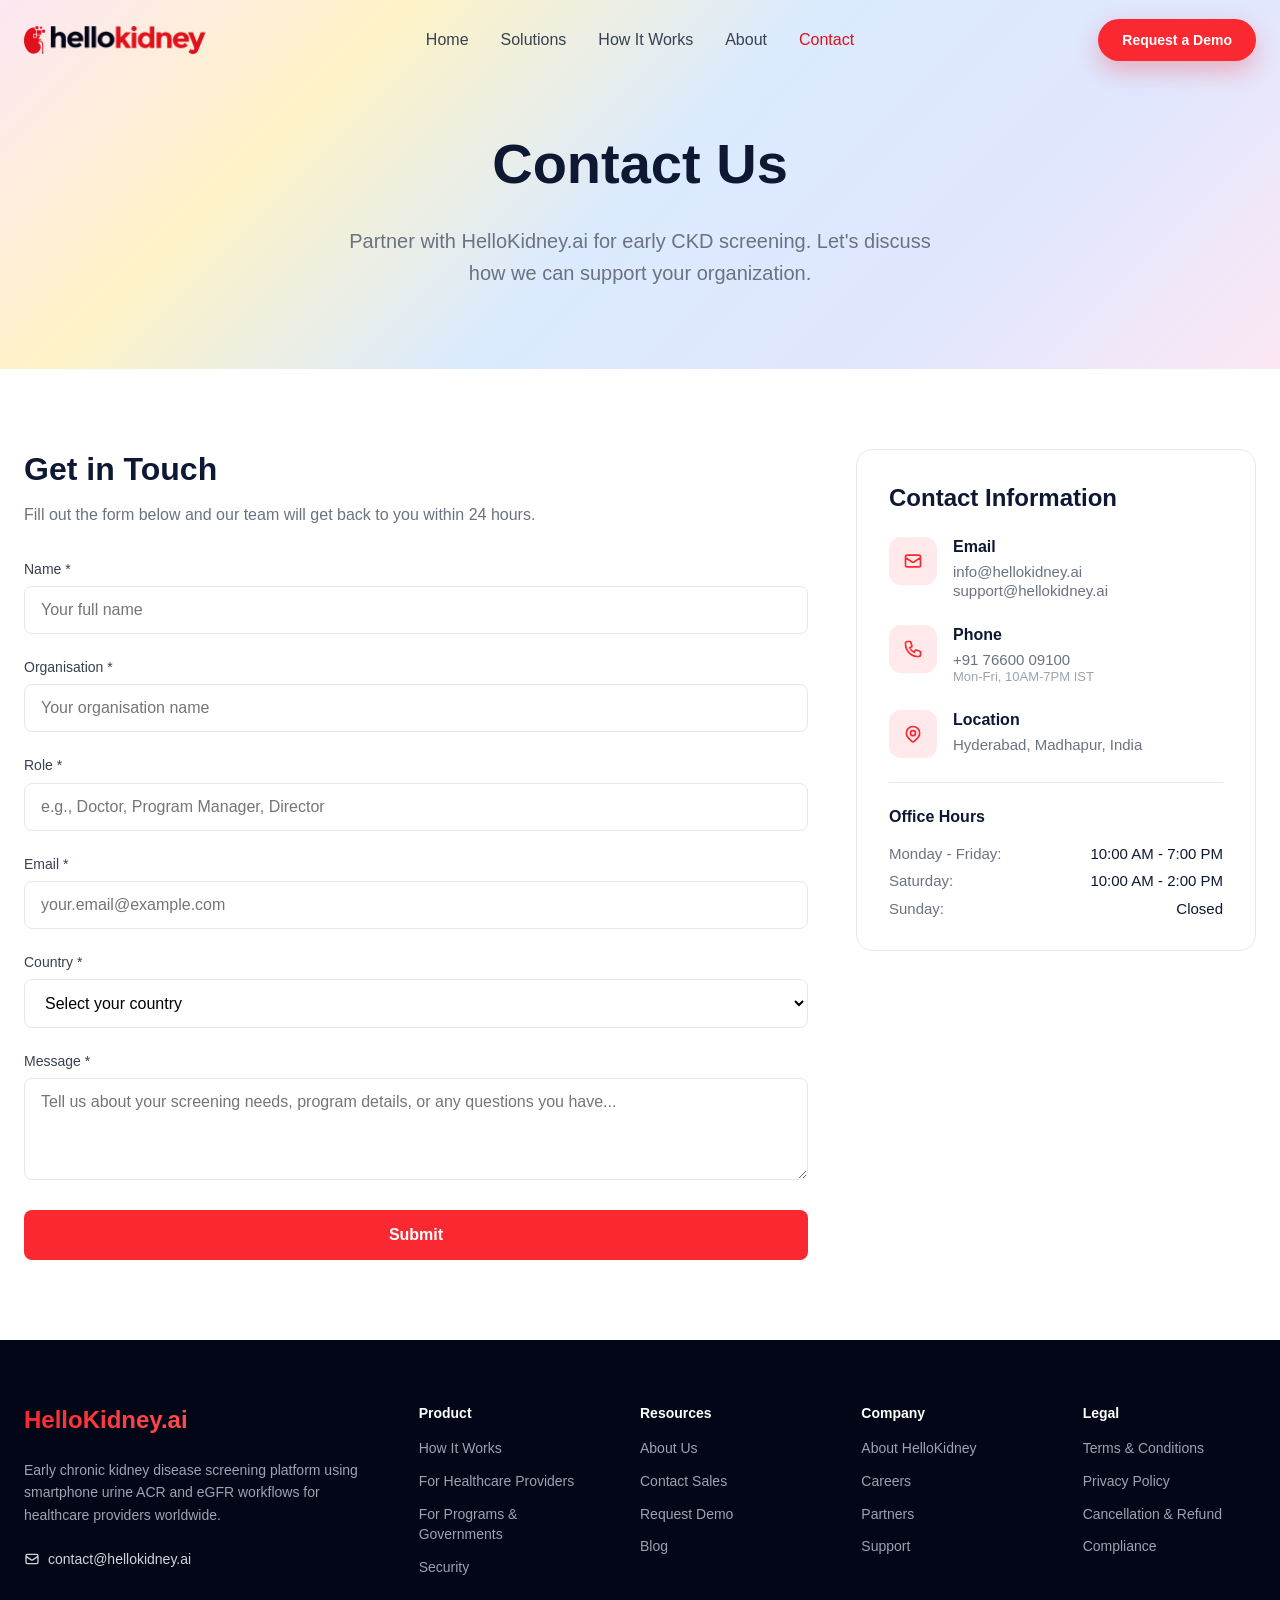
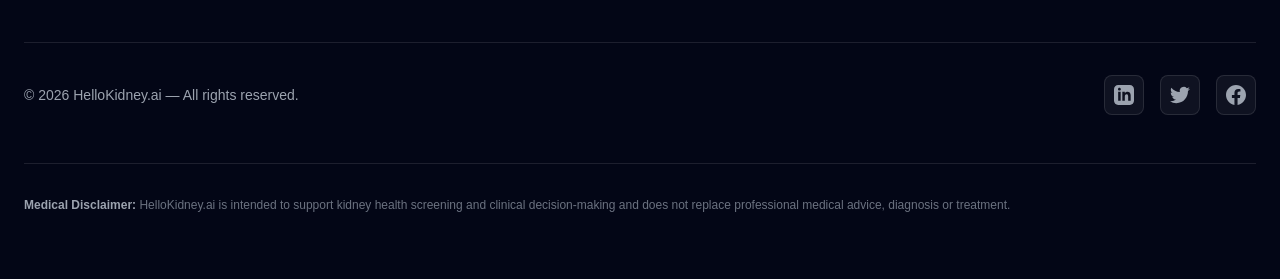
<file: static-site/contact.html>
<!DOCTYPE html>
<html lang="en">
<head>
  <meta charset="UTF-8">
  <meta name="viewport" content="width=device-width, initial-scale=1.0">
  <title>Contact Us - HelloKidney.ai</title>
  <meta name="description" content="Partner with HelloKidney.ai for early CKD screening. Contact us to discuss how we can support your organization.">
  <link rel="preconnect" href="https://fonts.googleapis.com">
  <link rel="preconnect" href="https://fonts.gstatic.com" crossorigin>
  <link href="https://fonts.googleapis.com/css2?family=Inter:wght@400;500;600;700&display=swap" rel="stylesheet">
  <link rel="stylesheet" href="css/styles.css">
</head>
<body>
  <!-- Header -->
  <header class="header light" id="mainHeader">
    <div class="container header-container">
      <a href="index.html" class="logo">
        <img 
          src="assets/logo.png"
          alt="HelloKidney.ai" 
          class="logo-img"
          style="height: 1.8rem; width: auto;"
        />
      </a>
      
      <nav class="nav">
        <ul class="nav-links">
          <li><a href="index.html" class="nav-link">Home</a></li>
          <li><a href="solutions.html" class="nav-link">Solutions</a></li>
          <li><a href="how-it-works.html" class="nav-link">How It Works</a></li>
          <li><a href="about.html" class="nav-link">About</a></li>
          <li><a href="contact.html" class="nav-link active">Contact</a></li>
        </ul>
        <a href="contact.html" class="btn btn-primary nav-btn">Request a Demo</a>
        
        <button class="mobile-menu-btn" aria-label="Open menu">
          <svg fill="none" stroke="currentColor" viewBox="0 0 24 24">
            <path stroke-linecap="round" stroke-linejoin="round" stroke-width="2" d="M4 6h16M4 12h16M4 18h16"/>
          </svg>
        </button>
      </nav>
    </div>
  </header>

  <!-- Mobile Menu -->
  <div class="mobile-menu">
    <button class="mobile-menu-close" aria-label="Close menu">
      <svg width="24" height="24" fill="none" stroke="currentColor" viewBox="0 0 24 24">
        <path stroke-linecap="round" stroke-linejoin="round" stroke-width="2" d="M6 18L18 6M6 6l12 12"/>
      </svg>
    </button>
    <ul class="mobile-nav-links">
      <li><a href="index.html" class="mobile-nav-link">Home</a></li>
      <li><a href="solutions.html" class="mobile-nav-link">Solutions</a></li>
      <li><a href="how-it-works.html" class="mobile-nav-link">How It Works</a></li>
      <li><a href="about.html" class="mobile-nav-link">About</a></li>
      <li><a href="contact.html" class="mobile-nav-link active">Contact</a></li>
    </ul>
  </div>

  <!-- Page Hero - Gradient Background -->
  <section style="padding: 8rem 0 5rem; background: linear-gradient(135deg, #fce7f3 0%, #fef3c7 25%, #dbeafe 50%, #e0e7ff 75%, #fce7f3 100%); position: relative; overflow: hidden;">
    <div class="container" style="max-width: 1280px; margin: 0 auto; padding: 0 1.5rem; text-align: center;">
      <h1 style="font-size: 3.5rem; font-weight: 700; color: #0E1833; margin-bottom: 1.5rem;">Contact Us</h1>
      <p style="font-size: 1.25rem; color: #6b7280; max-width: 600px; margin: 0 auto; line-height: 1.6;">
        Partner with HelloKidney.ai for early CKD screening. Let's discuss how we can support your organization.
      </p>
    </div>
  </section>

  <!-- Contact Section - Two Column Layout -->
  <section style="padding: 5rem 0; background: #fff;">
    <div class="container" style="max-width: 1280px; margin: 0 auto; padding: 0 1.5rem;">
      <div style="display: grid; grid-template-columns: 1fr 400px; gap: 3rem; align-items: start;">
        
        <!-- Left Column - Form -->
        <div>
          <h2 style="font-size: 2rem; font-weight: 700; color: #0E1833; margin-bottom: 0.75rem;">Get in Touch</h2>
          <p style="color: #6b7280; margin-bottom: 2rem; line-height: 1.6;">
            Fill out the form below and our team will get back to you within 24 hours.
          </p>

          <form id="contactForm" style="display: flex; flex-direction: column; gap: 1.5rem;">
            <!-- Name -->
            <div>
              <label style="display: block; font-size: 0.875rem; font-weight: 500; color: #374151; margin-bottom: 0.5rem;">Name *</label>
              <input 
                type="text" 
                name="name" 
                required 
                placeholder="Your full name"
                style="width: 100%; padding: 0.875rem 1rem; border: 1px solid #e5e7eb; border-radius: 0.5rem; font-size: 1rem; outline: none; transition: border-color 0.2s, box-shadow 0.2s;"
                onfocus="this.style.borderColor='#FA2931'; this.style.boxShadow='0 0 0 3px rgba(250,41,49,0.1)';"
                onblur="this.style.borderColor='#e5e7eb'; this.style.boxShadow='none';"
              />
            </div>

            <!-- Organisation -->
            <div>
              <label style="display: block; font-size: 0.875rem; font-weight: 500; color: #374151; margin-bottom: 0.5rem;">Organisation *</label>
              <input 
                type="text" 
                name="organisation" 
                required 
                placeholder="Your organisation name"
                style="width: 100%; padding: 0.875rem 1rem; border: 1px solid #e5e7eb; border-radius: 0.5rem; font-size: 1rem; outline: none; transition: border-color 0.2s, box-shadow 0.2s;"
                onfocus="this.style.borderColor='#FA2931'; this.style.boxShadow='0 0 0 3px rgba(250,41,49,0.1)';"
                onblur="this.style.borderColor='#e5e7eb'; this.style.boxShadow='none';"
              />
            </div>

            <!-- Role -->
            <div>
              <label style="display: block; font-size: 0.875rem; font-weight: 500; color: #374151; margin-bottom: 0.5rem;">Role *</label>
              <input 
                type="text" 
                name="role" 
                required 
                placeholder="e.g., Doctor, Program Manager, Director"
                style="width: 100%; padding: 0.875rem 1rem; border: 1px solid #e5e7eb; border-radius: 0.5rem; font-size: 1rem; outline: none; transition: border-color 0.2s, box-shadow 0.2s;"
                onfocus="this.style.borderColor='#FA2931'; this.style.boxShadow='0 0 0 3px rgba(250,41,49,0.1)';"
                onblur="this.style.borderColor='#e5e7eb'; this.style.boxShadow='none';"
              />
            </div>

            <!-- Email -->
            <div>
              <label style="display: block; font-size: 0.875rem; font-weight: 500; color: #374151; margin-bottom: 0.5rem;">Email *</label>
              <input 
                type="email" 
                name="email" 
                required 
                placeholder="your.email@example.com"
                style="width: 100%; padding: 0.875rem 1rem; border: 1px solid #e5e7eb; border-radius: 0.5rem; font-size: 1rem; outline: none; transition: border-color 0.2s, box-shadow 0.2s;"
                onfocus="this.style.borderColor='#FA2931'; this.style.boxShadow='0 0 0 3px rgba(250,41,49,0.1)';"
                onblur="this.style.borderColor='#e5e7eb'; this.style.boxShadow='none';"
              />
            </div>

            <!-- Country -->
            <div>
              <label style="display: block; font-size: 0.875rem; font-weight: 500; color: #374151; margin-bottom: 0.5rem;">Country *</label>
              <select 
                name="country" 
                required 
                style="width: 100%; padding: 0.875rem 1rem; border: 1px solid #e5e7eb; border-radius: 0.5rem; font-size: 1rem; outline: none; background: white; cursor: pointer; transition: border-color 0.2s, box-shadow 0.2s;"
                onfocus="this.style.borderColor='#FA2931'; this.style.boxShadow='0 0 0 3px rgba(250,41,49,0.1)';"
                onblur="this.style.borderColor='#e5e7eb'; this.style.boxShadow='none';"
              >
                <option value="">Select your country</option>
                <option value="india">India</option>
                <option value="kenya">Kenya</option>
                <option value="usa">United States</option>
                <option value="uk">United Kingdom</option>
                <option value="uae">UAE</option>
                <option value="singapore">Singapore</option>
                <option value="other">Other</option>
              </select>
            </div>

            <!-- Message -->
            <div>
              <label style="display: block; font-size: 0.875rem; font-weight: 500; color: #374151; margin-bottom: 0.5rem;">Message *</label>
              <textarea 
                name="message" 
                required 
                rows="4"
                placeholder="Tell us about your screening needs, program details, or any questions you have..."
                style="width: 100%; padding: 0.875rem 1rem; border: 1px solid #e5e7eb; border-radius: 0.5rem; font-size: 1rem; outline: none; resize: vertical; font-family: inherit; transition: border-color 0.2s, box-shadow 0.2s;"
                onfocus="this.style.borderColor='#FA2931'; this.style.boxShadow='0 0 0 3px rgba(250,41,49,0.1)';"
                onblur="this.style.borderColor='#e5e7eb'; this.style.boxShadow='none';"
              ></textarea>
            </div>

            <!-- Submit Button -->
            <button 
              type="submit" 
              style="width: 100%; padding: 1rem; background: #FA2931; color: white; border: none; border-radius: 0.5rem; font-size: 1rem; font-weight: 600; cursor: pointer; transition: background 0.2s, transform 0.2s;"
              onmouseover="this.style.background='#e0252c'"
              onmouseout="this.style.background='#FA2931'"
            >
              Submit
            </button>
          </form>
        </div>

        <!-- Right Column - Contact Information Card -->
        <div style="background: #fff; border: 1px solid #e5e7eb; border-radius: 1rem; padding: 2rem; position: sticky; top: 6rem;">
          <h3 style="font-size: 1.5rem; font-weight: 700; color: #0E1833; margin-bottom: 1.5rem;">Contact Information</h3>
          
          <!-- Email -->
          <div style="display: flex; align-items: flex-start; gap: 1rem; margin-bottom: 1.5rem;">
            <div style="width: 3rem; height: 3rem; border-radius: 0.75rem; background: rgba(250, 41, 49, 0.1); display: flex; align-items: center; justify-content: center; flex-shrink: 0;">
              <svg style="width: 1.25rem; height: 1.25rem; color: #FA2931;" fill="none" stroke="currentColor" viewBox="0 0 24 24" stroke-width="2">
                <path stroke-linecap="round" stroke-linejoin="round" d="M3 8l7.89 5.26a2 2 0 002.22 0L21 8M5 19h14a2 2 0 002-2V7a2 2 0 00-2-2H5a2 2 0 00-2 2v10a2 2 0 002 2z"/>
              </svg>
            </div>
            <div>
              <h4 style="font-weight: 600; color: #0E1833; margin-bottom: 0.25rem;">Email</h4>
              <p style="color: #6b7280; font-size: 0.9375rem; margin: 0;">info@hellokidney.ai</p>
              <p style="color: #6b7280; font-size: 0.9375rem; margin: 0;">support@hellokidney.ai</p>
            </div>
          </div>

          <!-- Phone -->
          <div style="display: flex; align-items: flex-start; gap: 1rem; margin-bottom: 1.5rem;">
            <div style="width: 3rem; height: 3rem; border-radius: 0.75rem; background: rgba(250, 41, 49, 0.1); display: flex; align-items: center; justify-content: center; flex-shrink: 0;">
              <svg style="width: 1.25rem; height: 1.25rem; color: #FA2931;" fill="none" stroke="currentColor" viewBox="0 0 24 24" stroke-width="2">
                <path stroke-linecap="round" stroke-linejoin="round" d="M3 5a2 2 0 012-2h3.28a1 1 0 01.948.684l1.498 4.493a1 1 0 01-.502 1.21l-2.257 1.13a11.042 11.042 0 005.516 5.516l1.13-2.257a1 1 0 011.21-.502l4.493 1.498a1 1 0 01.684.949V19a2 2 0 01-2 2h-1C9.716 21 3 14.284 3 6V5z"/>
              </svg>
            </div>
            <div>
              <h4 style="font-weight: 600; color: #0E1833; margin-bottom: 0.25rem;">Phone</h4>
              <p style="color: #6b7280; font-size: 0.9375rem; margin: 0;">+91 76600 09100</p>
              <p style="color: #9ca3af; font-size: 0.8125rem; margin: 0;">Mon-Fri, 10AM-7PM IST</p>
            </div>
          </div>

          <!-- Location -->
          <div style="display: flex; align-items: flex-start; gap: 1rem; margin-bottom: 1.5rem;">
            <div style="width: 3rem; height: 3rem; border-radius: 0.75rem; background: rgba(250, 41, 49, 0.1); display: flex; align-items: center; justify-content: center; flex-shrink: 0;">
              <svg style="width: 1.25rem; height: 1.25rem; color: #FA2931;" fill="none" stroke="currentColor" viewBox="0 0 24 24" stroke-width="2">
                <path stroke-linecap="round" stroke-linejoin="round" d="M17.657 16.657L13.414 20.9a1.998 1.998 0 01-2.827 0l-4.244-4.243a8 8 0 1111.314 0z"/>
                <path stroke-linecap="round" stroke-linejoin="round" d="M15 11a3 3 0 11-6 0 3 3 0 016 0z"/>
              </svg>
            </div>
            <div>
              <h4 style="font-weight: 600; color: #0E1833; margin-bottom: 0.25rem;">Location</h4>
              <p style="color: #6b7280; font-size: 0.9375rem; margin: 0;">Hyderabad, Madhapur, India</p>
            </div>
          </div>

          <!-- Divider -->
          <div style="border-top: 1px solid #e5e7eb; margin: 1.5rem 0;"></div>

          <!-- Office Hours -->
          <h4 style="font-weight: 600; color: #0E1833; margin-bottom: 1rem;">Office Hours</h4>
          <div style="display: flex; flex-direction: column; gap: 0.5rem;">
            <div style="display: flex; justify-content: space-between;">
              <span style="color: #6b7280; font-size: 0.9375rem;">Monday - Friday:</span>
              <span style="color: #0E1833; font-weight: 500; font-size: 0.9375rem;">10:00 AM - 7:00 PM</span>
            </div>
            <div style="display: flex; justify-content: space-between;">
              <span style="color: #6b7280; font-size: 0.9375rem;">Saturday:</span>
              <span style="color: #0E1833; font-weight: 500; font-size: 0.9375rem;">10:00 AM - 2:00 PM</span>
            </div>
            <div style="display: flex; justify-content: space-between;">
              <span style="color: #6b7280; font-size: 0.9375rem;">Sunday:</span>
              <span style="color: #0E1833; font-weight: 500; font-size: 0.9375rem;">Closed</span>
            </div>
          </div>
        </div>

      </div>
    </div>
  </section>

  <!-- Footer -->
  <footer style="background: #030616; color: white;">
    <div style="max-width: 1280px; margin: 0 auto; padding: 4rem 1.5rem;">
      <div style="display: grid; grid-template-columns: 2fr 1fr 1fr 1fr 1fr; gap: 3rem; margin-bottom: 4rem;">
        <div>
          <a href="index.html" style="display: inline-block; margin-bottom: 1.5rem;">
            <div style="font-size: 1.5rem; font-weight: 700; background: linear-gradient(to right, #FA2931, #ff4d4d); -webkit-background-clip: text; -webkit-text-fill-color: transparent; background-clip: text;">HelloKidney.ai</div>
          </a>
          <p style="color: #9ca3af; font-size: 0.875rem; line-height: 1.6; margin-bottom: 1.5rem;">Early chronic kidney disease screening platform using smartphone urine ACR and eGFR workflows for healthcare providers worldwide.</p>
          <a href="mailto:contact@hellokidney.ai" style="color: #d1d5db; font-size: 0.875rem; display: flex; align-items: center; gap: 0.5rem;" class="footer-email">
            <svg width="16" height="16" fill="none" stroke="currentColor" viewBox="0 0 24 24"><path stroke-linecap="round" stroke-linejoin="round" stroke-width="2" d="M3 8l7.89 5.26a2 2 0 002.22 0L21 8M5 19h14a2 2 0 002-2V7a2 2 0 00-2-2H5a2 2 0 00-2 2v10a2 2 0 002 2z"/></svg>
            <span>contact@hellokidney.ai</span>
          </a>
        </div>
        <div>
          <h3 style="color: white; font-weight: 600; margin-bottom: 1rem; font-size: 0.875rem;">Product</h3>
          <ul style="list-style: none; padding: 0; margin: 0; display: flex; flex-direction: column; gap: 0.75rem;">
            <li><a href="how-it-works.html" class="footer-link">How It Works</a></li>
            <li><a href="solutions.html" class="footer-link">For Healthcare Providers</a></li>
            <li><a href="solutions.html" class="footer-link">For Programs & Governments</a></li>
            <li><a href="about.html" class="footer-link">Security</a></li>
          </ul>
        </div>
        <div>
          <h3 style="color: white; font-weight: 600; margin-bottom: 1rem; font-size: 0.875rem;">Resources</h3>
          <ul style="list-style: none; padding: 0; margin: 0; display: flex; flex-direction: column; gap: 0.75rem;">
            <li><a href="about.html" class="footer-link">About Us</a></li>
            <li><a href="contact.html" class="footer-link">Contact Sales</a></li>
            <li><a href="contact.html" class="footer-link">Request Demo</a></li>
            <li><a href="#" class="footer-link">Blog</a></li>
          </ul>
        </div>
        <div>
          <h3 style="color: white; font-weight: 600; margin-bottom: 1rem; font-size: 0.875rem;">Company</h3>
          <ul style="list-style: none; padding: 0; margin: 0; display: flex; flex-direction: column; gap: 0.75rem;">
            <li><a href="about.html" class="footer-link">About HelloKidney</a></li>
            <li><a href="#" class="footer-link">Careers</a></li>
            <li><a href="#" class="footer-link">Partners</a></li>
            <li><a href="contact.html" class="footer-link">Support</a></li>
          </ul>
        </div>
        <div>
          <h3 style="color: white; font-weight: 600; margin-bottom: 1rem; font-size: 0.875rem;">Legal</h3>
          <ul style="list-style: none; padding: 0; margin: 0; display: flex; flex-direction: column; gap: 0.75rem;">
            <li><a href="terms-and-conditions.html" class="footer-link">Terms & Conditions</a></li>
            <li><a href="privacy-policy.html" class="footer-link">Privacy Policy</a></li>
            <li><a href="cancellation-refund-policy.html" class="footer-link">Cancellation & Refund</a></li>
            <li><a href="#" class="footer-link">Compliance</a></li>
          </ul>
        </div>
      </div>
      <div style="border-top: 1px solid rgba(255, 255, 255, 0.1); margin-bottom: 2rem;"></div>
      <div style="display: flex; justify-content: space-between; align-items: center; flex-wrap: wrap; gap: 1.5rem;">
        <p style="color: #9ca3af; font-size: 0.875rem;">© 2026 HelloKidney.ai — All rights reserved.</p>
        <div style="display: flex; align-items: center; gap: 1rem;">
          <a href="#" style="width: 2.5rem; height: 2.5rem; border-radius: 0.5rem; background: rgba(255, 255, 255, 0.05); border: 1px solid rgba(255, 255, 255, 0.1); display: flex; align-items: center; justify-content: center;" class="social-icon"><svg width="20" height="20" fill="#9ca3af" viewBox="0 0 24 24"><path d="M19 0h-14c-2.761 0-5 2.239-5 5v14c0 2.761 2.239 5 5 5h14c2.762 0 5-2.239 5-5v-14c0-2.761-2.238-5-5-5zm-11 19h-3v-11h3v11zm-1.5-12.268c-.966 0-1.75-.79-1.75-1.764s.784-1.764 1.75-1.764 1.75.79 1.75 1.764-.783 1.764-1.75 1.764zm13.5 12.268h-3v-5.604c0-3.368-4-3.113-4 0v5.604h-3v-11h3v1.765c1.396-2.586 7-2.777 7 2.476v6.759z"/></svg></a>
          <a href="#" style="width: 2.5rem; height: 2.5rem; border-radius: 0.5rem; background: rgba(255, 255, 255, 0.05); border: 1px solid rgba(255, 255, 255, 0.1); display: flex; align-items: center; justify-content: center;" class="social-icon"><svg width="20" height="20" fill="#9ca3af" viewBox="0 0 24 24"><path d="M23.953 4.57a10 10 0 01-2.825.775 4.958 4.958 0 002.163-2.723c-.951.555-2.005.959-3.127 1.184a4.92 4.92 0 00-8.384 4.482C7.69 8.095 4.067 6.13 1.64 3.162a4.822 4.822 0 00-.666 2.475c0 1.71.87 3.213 2.188 4.096a4.904 4.904 0 01-2.228-.616v.06a4.923 4.923 0 003.946 4.827 4.996 4.996 0 01-2.212.085 4.936 4.936 0 004.604 3.417 9.867 9.867 0 01-6.102 2.105c-.39 0-.779-.023-1.17-.067a13.995 13.995 0 007.557 2.209c9.053 0 13.998-7.496 13.998-13.985 0-.21 0-.42-.015-.63A9.935 9.935 0 0024 4.59z"/></svg></a>
          <a href="#" style="width: 2.5rem; height: 2.5rem; border-radius: 0.5rem; background: rgba(255, 255, 255, 0.05); border: 1px solid rgba(255, 255, 255, 0.1); display: flex; align-items: center; justify-content: center;" class="social-icon"><svg width="20" height="20" fill="#9ca3af" viewBox="0 0 24 24"><path d="M24 12.073c0-6.627-5.373-12-12-12s-12 5.373-12 12c0 5.99 4.388 10.954 10.125 11.854v-8.385H7.078v-3.47h3.047V9.43c0-3.007 1.792-4.669 4.533-4.669 1.312 0 2.686.235 2.686.235v2.953H15.83c-1.491 0-1.956.925-1.956 1.874v2.25h3.328l-.532 3.47h-2.796v8.385C19.612 23.027 24 18.062 24 12.073z"/></svg></a>
        </div>
      </div>
      <div style="margin-top: 3rem; padding-top: 2rem; border-top: 1px solid rgba(255, 255, 255, 0.1);">
        <p style="font-size: 0.75rem; color: #6b7280; line-height: 1.6; max-width: 64rem;"><strong style="color: #9ca3af;">Medical Disclaimer:</strong> HelloKidney.ai is intended to support kidney health screening and clinical decision‑making and does not replace professional medical advice, diagnosis or treatment.</p>
      </div>
    </div>
  </footer>

  <script src="js/main.js"></script>
</body>
</html>
</file>
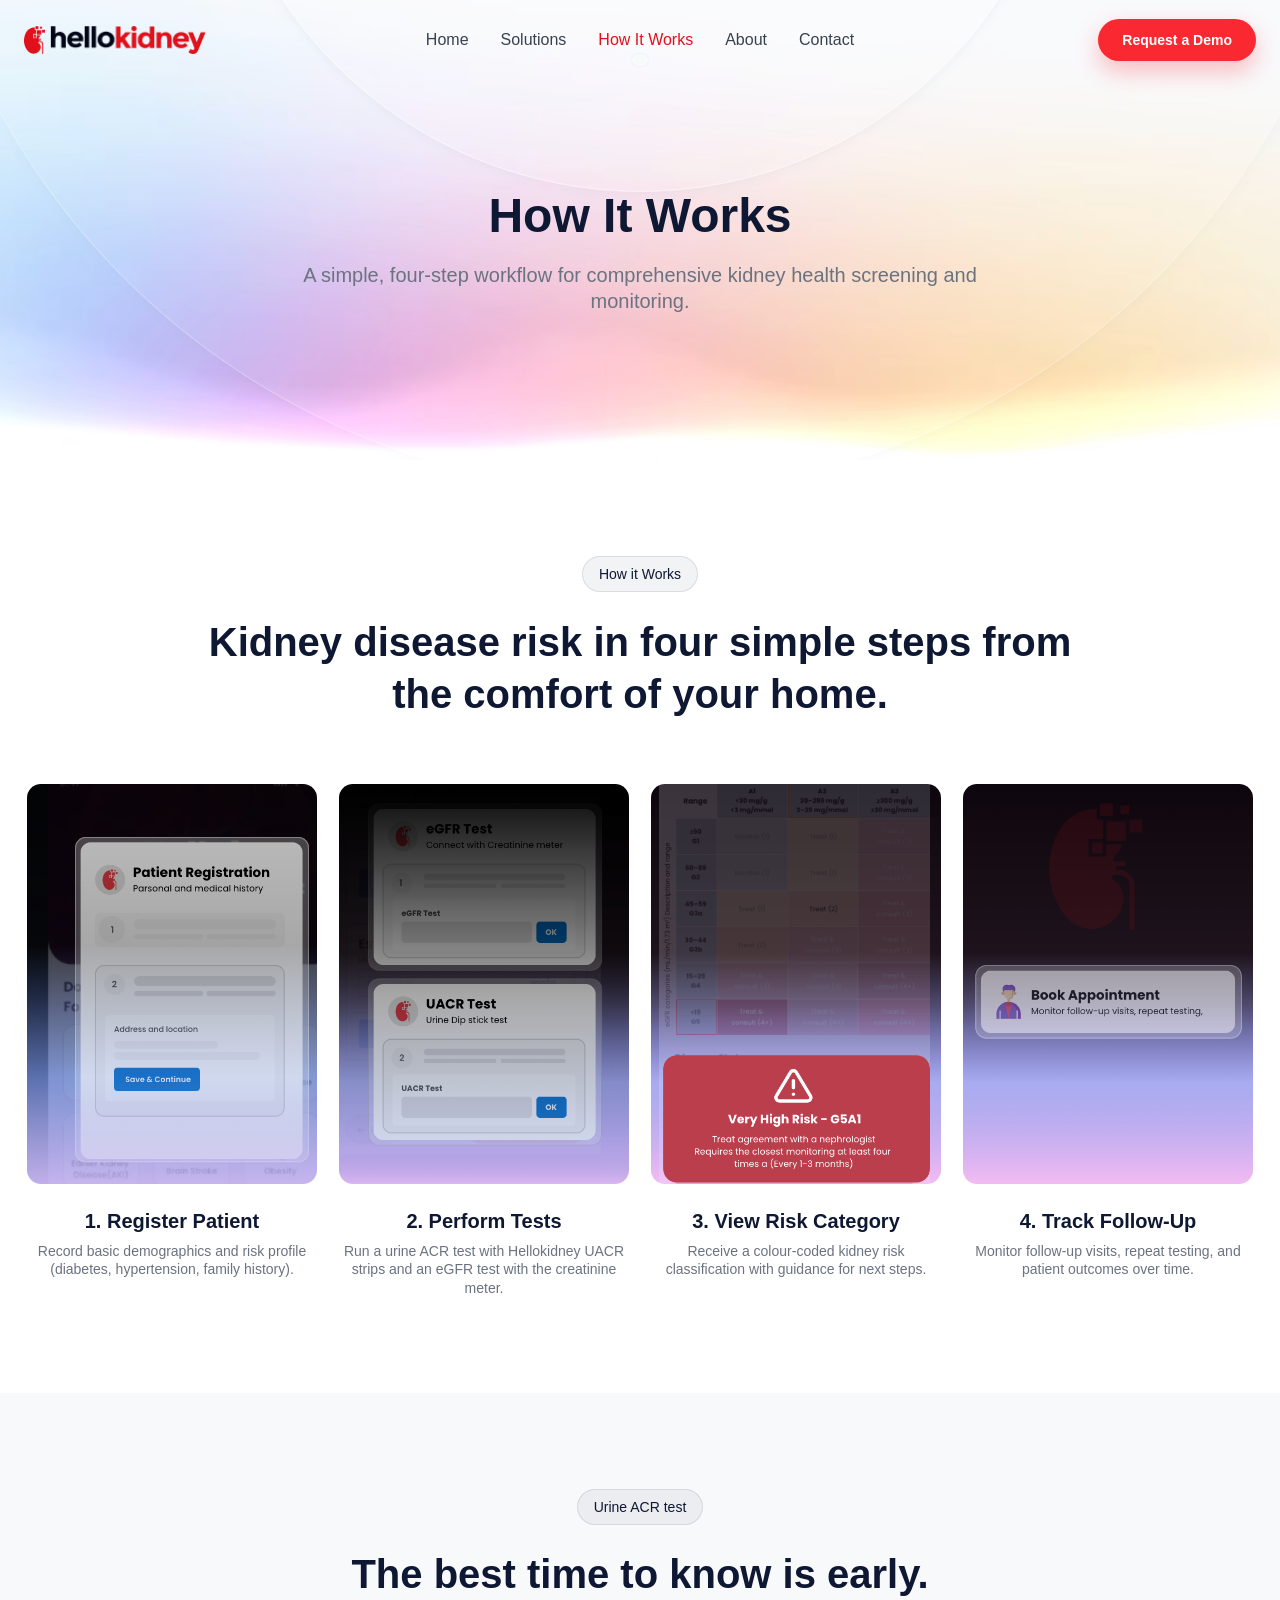
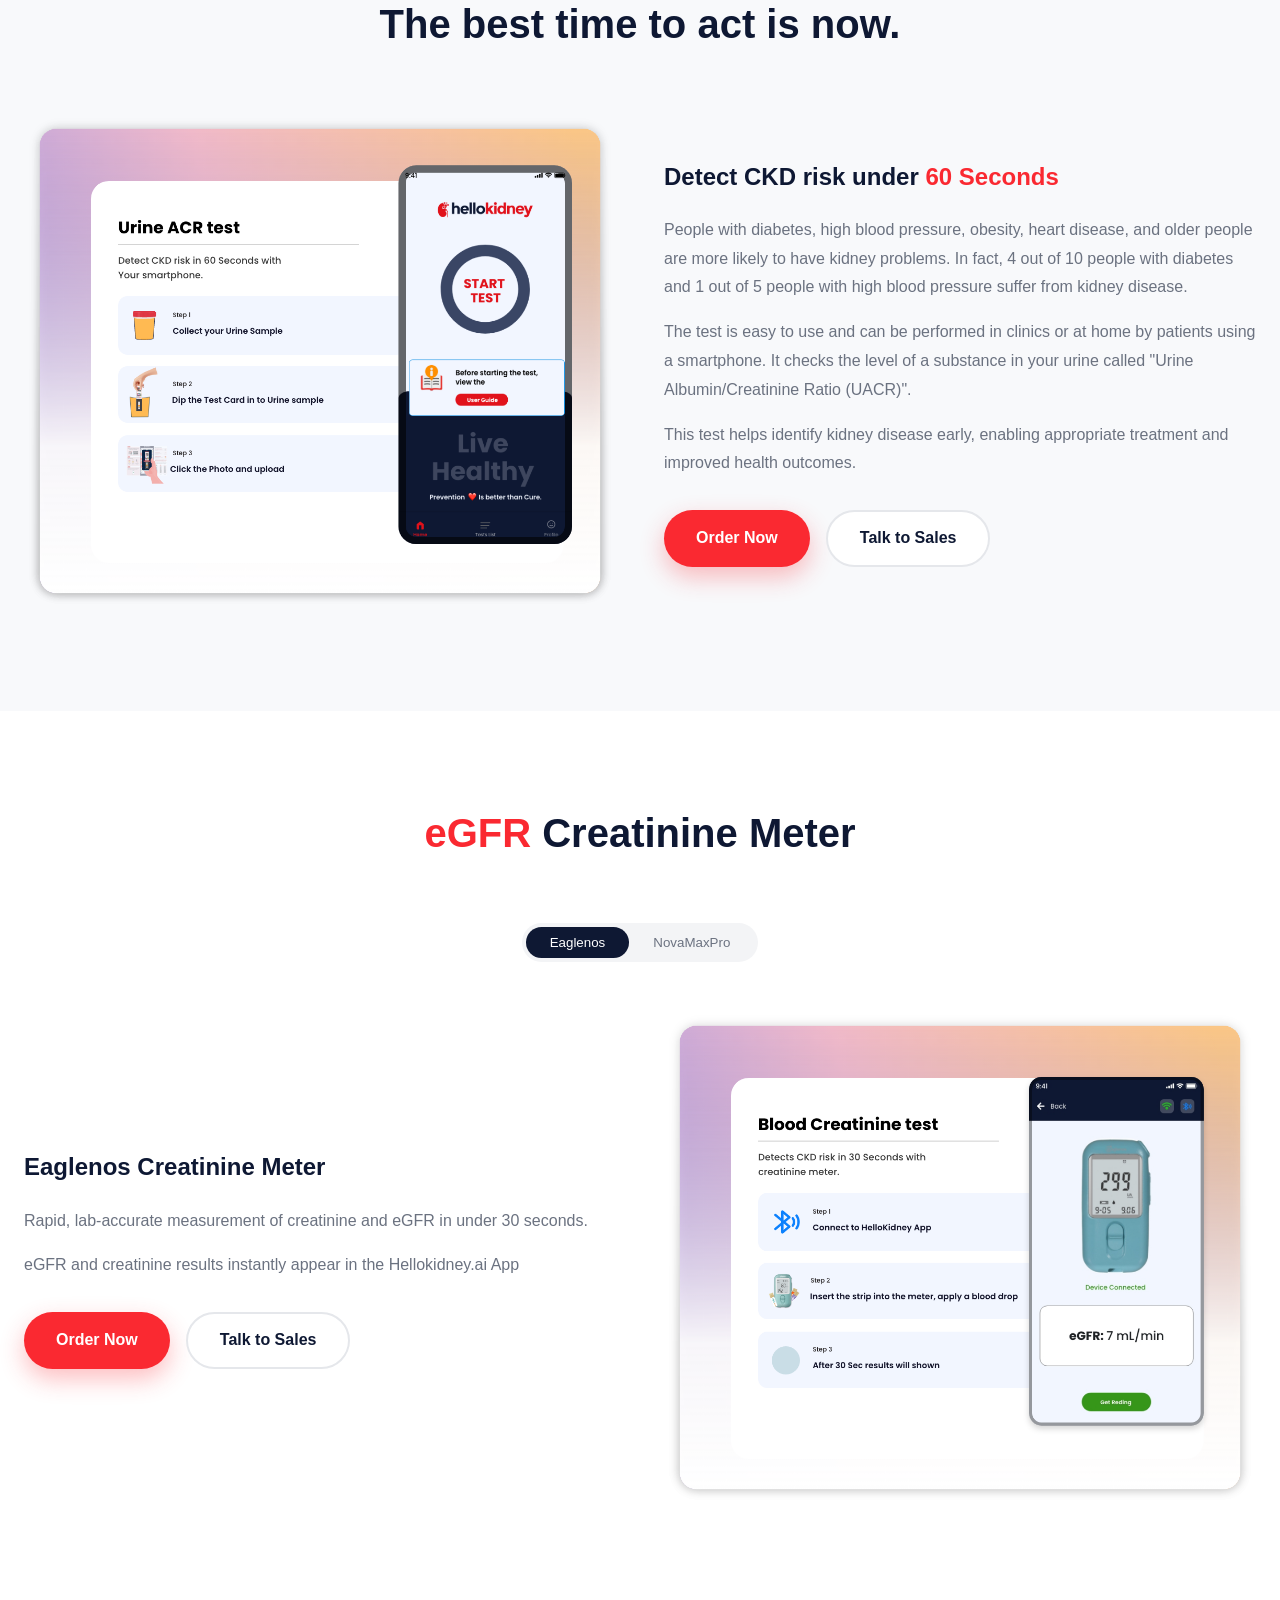
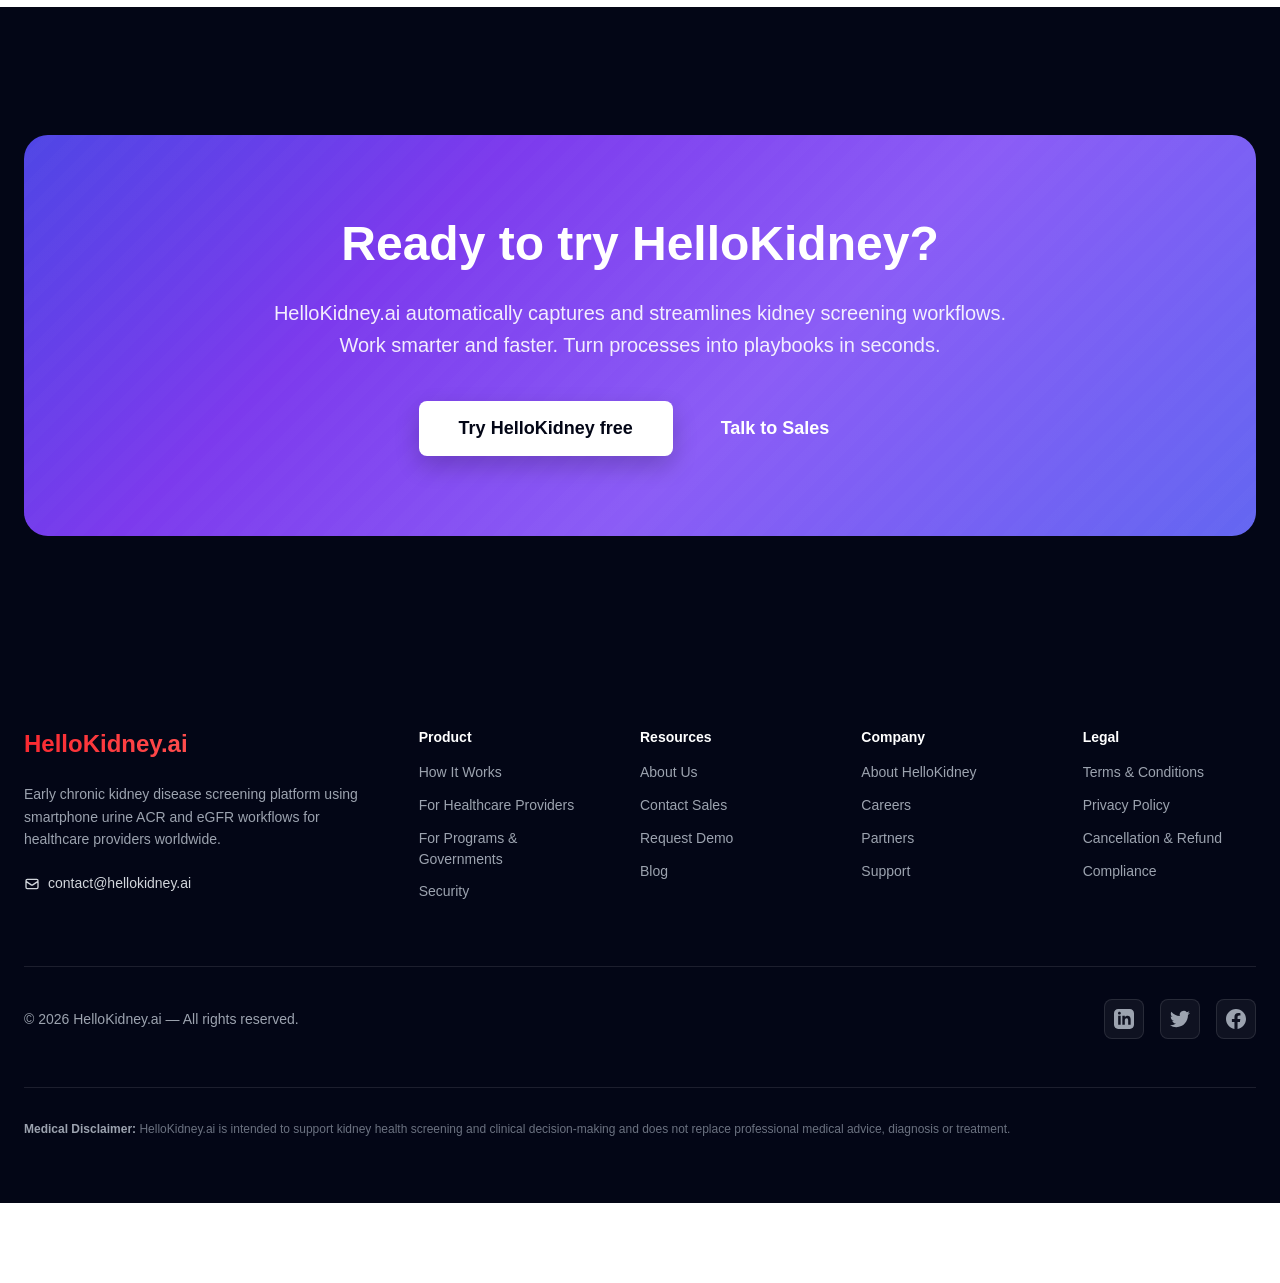
<file: static-site/how-it-works.html>
<!DOCTYPE html>
<html lang="en">
<head>
  <meta charset="UTF-8">
  <meta name="viewport" content="width=device-width, initial-scale=1.0">
  <title>How It Works - HelloKidney.ai</title>
  <meta name="description" content="Learn how HelloKidney.ai's simple four-step workflow enables comprehensive kidney health screening and monitoring.">
  <link rel="preconnect" href="https://fonts.googleapis.com">
  <link rel="preconnect" href="https://fonts.gstatic.com" crossorigin>
  <link href="https://fonts.googleapis.com/css2?family=Inter:wght@400;500;600;700&display=swap" rel="stylesheet">
  <link rel="stylesheet" href="css/styles.css">
</head>
<body>
  <!-- Header -->
  <header class="header light" id="mainHeader">
    <div class="container header-container">
      <a href="index.html" class="logo">
        <img 
          src="assets/logo.png"
          alt="HelloKidney.ai" 
          class="logo-img"
          style="height: 1.8rem; width: auto;"
        />
      </a>
      
      <nav class="nav">
        <ul class="nav-links">
          <li><a href="index.html" class="nav-link">Home</a></li>
          <li><a href="solutions.html" class="nav-link">Solutions</a></li>
          <li><a href="how-it-works.html" class="nav-link active">How It Works</a></li>
          <li><a href="about.html" class="nav-link">About</a></li>
          <li><a href="contact.html" class="nav-link">Contact</a></li>
        </ul>
        <a href="contact.html" class="btn btn-primary nav-btn">Request a Demo</a>
        
        <button class="mobile-menu-btn" aria-label="Open menu">
          <svg fill="none" stroke="currentColor" viewBox="0 0 24 24">
            <path stroke-linecap="round" stroke-linejoin="round" stroke-width="2" d="M4 6h16M4 12h16M4 18h16"/>
          </svg>
        </button>
      </nav>
    </div>
  </header>

  <!-- Mobile Menu -->
  <div class="mobile-menu">
    <button class="mobile-menu-close" aria-label="Close menu">
      <svg width="24" height="24" fill="none" stroke="currentColor" viewBox="0 0 24 24">
        <path stroke-linecap="round" stroke-linejoin="round" stroke-width="2" d="M6 18L18 6M6 6l12 12"/>
      </svg>
    </button>
    <ul class="mobile-nav-links">
      <li><a href="index.html" class="mobile-nav-link">Home</a></li>
      <li><a href="solutions.html" class="mobile-nav-link">Solutions</a></li>
      <li><a href="how-it-works.html" class="mobile-nav-link active">How It Works</a></li>
      <li><a href="about.html" class="mobile-nav-link">About</a></li>
      <li><a href="contact.html" class="mobile-nav-link">Contact</a></li>
    </ul>
  </div>

  <!-- Page Hero -->
  <section class="page-hero" style="background-image: url('assets/about-banner.png');">
    <div class="page-hero-content">
      <h1 class="page-hero-title">How It Works</h1>
      <p class="page-hero-subtitle">A simple, four-step workflow for comprehensive kidney health screening and monitoring.</p>
    </div>
  </section>

  <!-- How It Works Steps -->
  <section class="section" style="background: #fff;">
    <div class="container">
      <div class="section-header">
        <span class="section-badge">How it Works</span>
        <h2 class="section-title">Kidney disease risk in four simple steps from </br>the comfort of your home.</h2>
      </div>
      
      <div class="steps-grid">
        <div class="step-card">
          <div class="step-image">
            <img src="assets/slide1.png" alt="Register Patient">
          </div>
          <h3 class="step-title">1. Register Patient</h3>
          <p class="step-desc">Record basic demographics and risk profile (diabetes, hypertension, family history).</p>
        </div>
        
        <div class="step-card">
          <div class="step-image">
            <img src="assets/slide2.png" alt="Perform Tests">
          </div>
          <h3 class="step-title">2. Perform Tests</h3>
          <p class="step-desc">Run a urine ACR test with Hellokidney UACR strips and an eGFR test with the creatinine meter.</p>
        </div>
        
        <div class="step-card">
          <div class="step-image">
            <img src="assets/slide3.png" alt="View Risk Category">
          </div>
          <h3 class="step-title">3. View Risk Category</h3>
          <p class="step-desc">Receive a colour-coded kidney risk classification with guidance for next steps.</p>
        </div>
        
        <div class="step-card">
          <div class="step-image">
            <img src="assets/slide4.png" alt="Track Follow-Up">
          </div>
          <h3 class="step-title">4. Track Follow-Up</h3>
          <p class="step-desc">Monitor follow-up visits, repeat testing, and patient outcomes over time.</p>
        </div>
      </div>
    </div>
  </section>

  <!-- Urine ACR Test Section -->
  <section class="section" style="background: #F8F9FB;">
    <div class="container">
      <div class="section-header">
        <span class="section-badge">Urine ACR test</span>
        <h2 class="section-title" style="line-height: 1.25;">The best time to know is early.<br>The best time to act is now.</h2>
      </div>
      
      <div style="display: grid; grid-template-columns: 1fr 1fr; gap: 3rem; align-items: center;">
        <div>
          <img src="assets/uacr.png" alt="Urine ACR Test" style="width: 100%; height: auto;">
        </div>
        <div>
          <h3 style="font-size: 1.5rem; font-weight: 700; color: #0E1833; margin-bottom: 1.5rem;">Detect CKD risk under <span style="color: #FA2931;">60 Seconds</span></h3>
          <p style="color: #6b7280; line-height: 1.8; margin-bottom: 1rem;">People with diabetes, high blood pressure, obesity, heart disease, and older people are more likely to have kidney problems. In fact, 4 out of 10 people with diabetes and 1 out of 5 people with high blood pressure suffer from kidney disease.</p>
          <p style="color: #6b7280; line-height: 1.8; margin-bottom: 1rem;">The test is easy to use and can be performed in clinics or at home by patients using a smartphone. It checks the level of a substance in your urine called "Urine Albumin/Creatinine Ratio (UACR)".</p>
          <p style="color: #6b7280; line-height: 1.8; margin-bottom: 2rem;">This test helps identify kidney disease early, enabling appropriate treatment and improved health outcomes.</p>
          <div style="display: flex; gap: 1rem;">
            <a href="contact.html" class="btn btn-primary">Order Now</a>
            <a href="contact.html" class="btn btn-secondary">Talk to Sales</a>
          </div>
        </div>
      </div>
    </div>
  </section>

  <!-- eGFR Section -->
  <section class="section" style="background: #fff;">
    <div class="container">
      <div class="section-header">
        <h2 class="section-title"><span style="color: #FA2931;">eGFR</span> Creatinine Meter</h2>
      </div>
      
      <div style="display: flex; justify-content: center; margin-bottom: 3rem;">
        <div style="display: inline-flex; background: #f3f4f6; border-radius: 9999px; padding: 4px;">
          <button style="padding: 0.5rem 1.5rem; border-radius: 9999px; background: #0E1833; color: #fff; font-weight: 500;">Eaglenos</button>
          <button style="padding: 0.5rem 1.5rem; border-radius: 9999px; background: transparent; color: #6b7280; font-weight: 500;">NovaMaxPro</button>
        </div>
      </div>
      
      <div style="display: grid; grid-template-columns: 1fr 1fr; gap: 3rem; align-items: center;">
        <div>
          <h3 style="font-size: 1.5rem; font-weight: 700; color: #0E1833; margin-bottom: 1.5rem;">Eaglenos Creatinine Meter</h3>
          <p style="color: #6b7280; line-height: 1.8; margin-bottom: 1rem;">Rapid, lab-accurate measurement of creatinine and eGFR in under 30 seconds.</p>
          <p style="color: #6b7280; line-height: 1.8; margin-bottom: 2rem;">eGFR and creatinine results instantly appear in the Hellokidney.ai App</p>
          <div style="display: flex; gap: 1rem;">
            <a href="contact.html" class="btn btn-primary">Order Now</a>
            <a href="contact.html" class="btn btn-secondary">Talk to Sales</a>
          </div>
        </div>
        <div>
          <img src="assets/egfr.png" alt="eGFR Creatinine Meter" style="width: 100%; height: auto;">
        </div>
      </div>
    </div>
  </section>

  <!-- CTA Section -->
  <section style="position: relative; padding: 8rem 0; overflow: hidden; background: #030616;">
    <div style="position: relative; z-index: 10; max-width: 1280px; margin: 0 auto; padding: 0 1.5rem;">
      <!-- Content Card with Purple/Blue Gradient Background -->
      <div style="position: relative; border-radius: 1.5rem; overflow: hidden; padding: 5rem 3rem; background: linear-gradient(135deg, #4f46e5 0%, #7c3aed 30%, #8b5cf6 60%, #6366f1 100%);">
        <!-- Diagonal lines overlay -->
        <div style="position: absolute; inset: 0; opacity: 0.1; background-image: repeating-linear-gradient(-45deg, transparent, transparent 10px, rgba(255, 255, 255, 0.1) 10px, rgba(255, 255, 255, 0.1) 20px);"></div>
        
        <div style="position: relative; z-index: 10; text-align: center;">
          <h2 style="font-size: 3rem; font-weight: 700; color: white; margin-bottom: 1.5rem; line-height: 1.2;">
            Ready to try HelloKidney?
          </h2>
          <p style="font-size: 1.25rem; color: rgba(255, 255, 255, 0.9); margin-bottom: 2.5rem; max-width: 48rem; margin-left: auto; margin-right: auto; line-height: 1.6;">
            HelloKidney.ai automatically captures and streamlines kidney screening workflows. Work smarter and faster. Turn processes into playbooks in seconds.
          </p>
          
          <div style="display: flex; flex-wrap: wrap; gap: 1rem; justify-content: center; align-items: center;">
            <a href="contact.html" style="background: white; color: #030616; font-size: 1.125rem; padding: 1rem 2.5rem; font-weight: 700; border-radius: 0.5rem; box-shadow: 0 10px 25px rgba(0, 0, 0, 0.2); transition: all 0.2s; text-decoration: none; display: inline-block;">
              Try HelloKidney free
            </a>
            <a href="contact.html" style="color: white; font-size: 1.125rem; padding: 1rem 2rem; font-weight: 600; transition: all 0.2s; text-decoration: none; display: inline-block; border-radius: 0.5rem;" class="cta-ghost-btn">
              Talk to Sales
            </a>
          </div>
        </div>
      </div>
    </div>
  </section>

  <!-- Footer -->
  <footer style="background: #030616; color: white;">
    <div style="max-width: 1280px; margin: 0 auto; padding: 4rem 1.5rem;">
      <div style="display: grid; grid-template-columns: 2fr 1fr 1fr 1fr 1fr; gap: 3rem; margin-bottom: 4rem;">
        <div>
          <a href="index.html" style="display: inline-block; margin-bottom: 1.5rem;">
            <div style="font-size: 1.5rem; font-weight: 700; background: linear-gradient(to right, #FA2931, #ff4d4d); -webkit-background-clip: text; -webkit-text-fill-color: transparent; background-clip: text;">HelloKidney.ai</div>
          </a>
          <p style="color: #9ca3af; font-size: 0.875rem; line-height: 1.6; margin-bottom: 1.5rem;">Early chronic kidney disease screening platform using smartphone urine ACR and eGFR workflows for healthcare providers worldwide.</p>
          <a href="mailto:contact@hellokidney.ai" style="color: #d1d5db; font-size: 0.875rem; display: flex; align-items: center; gap: 0.5rem;" class="footer-email">
            <svg width="16" height="16" fill="none" stroke="currentColor" viewBox="0 0 24 24"><path stroke-linecap="round" stroke-linejoin="round" stroke-width="2" d="M3 8l7.89 5.26a2 2 0 002.22 0L21 8M5 19h14a2 2 0 002-2V7a2 2 0 00-2-2H5a2 2 0 00-2 2v10a2 2 0 002 2z"/></svg>
            <span>contact@hellokidney.ai</span>
          </a>
        </div>
        <div>
          <h3 style="color: white; font-weight: 600; margin-bottom: 1rem; font-size: 0.875rem;">Product</h3>
          <ul style="list-style: none; padding: 0; margin: 0; display: flex; flex-direction: column; gap: 0.75rem;">
            <li><a href="how-it-works.html" class="footer-link">How It Works</a></li>
            <li><a href="solutions.html" class="footer-link">For Healthcare Providers</a></li>
            <li><a href="solutions.html" class="footer-link">For Programs & Governments</a></li>
            <li><a href="about.html" class="footer-link">Security</a></li>
          </ul>
        </div>
        <div>
          <h3 style="color: white; font-weight: 600; margin-bottom: 1rem; font-size: 0.875rem;">Resources</h3>
          <ul style="list-style: none; padding: 0; margin: 0; display: flex; flex-direction: column; gap: 0.75rem;">
            <li><a href="about.html" class="footer-link">About Us</a></li>
            <li><a href="contact.html" class="footer-link">Contact Sales</a></li>
            <li><a href="contact.html" class="footer-link">Request Demo</a></li>
            <li><a href="#" class="footer-link">Blog</a></li>
          </ul>
        </div>
        <div>
          <h3 style="color: white; font-weight: 600; margin-bottom: 1rem; font-size: 0.875rem;">Company</h3>
          <ul style="list-style: none; padding: 0; margin: 0; display: flex; flex-direction: column; gap: 0.75rem;">
            <li><a href="about.html" class="footer-link">About HelloKidney</a></li>
            <li><a href="#" class="footer-link">Careers</a></li>
            <li><a href="#" class="footer-link">Partners</a></li>
            <li><a href="contact.html" class="footer-link">Support</a></li>
          </ul>
        </div>
        <div>
          <h3 style="color: white; font-weight: 600; margin-bottom: 1rem; font-size: 0.875rem;">Legal</h3>
          <ul style="list-style: none; padding: 0; margin: 0; display: flex; flex-direction: column; gap: 0.75rem;">
            <li><a href="terms-and-conditions.html" class="footer-link">Terms & Conditions</a></li>
            <li><a href="privacy-policy.html" class="footer-link">Privacy Policy</a></li>
            <li><a href="cancellation-refund-policy.html" class="footer-link">Cancellation & Refund</a></li>
            <li><a href="#" class="footer-link">Compliance</a></li>
          </ul>
        </div>
      </div>
      <div style="border-top: 1px solid rgba(255, 255, 255, 0.1); margin-bottom: 2rem;"></div>
      <div style="display: flex; justify-content: space-between; align-items: center; flex-wrap: wrap; gap: 1.5rem;">
        <p style="color: #9ca3af; font-size: 0.875rem;">© 2026 HelloKidney.ai — All rights reserved.</p>
        <div style="display: flex; align-items: center; gap: 1rem;">
          <a href="#" style="width: 2.5rem; height: 2.5rem; border-radius: 0.5rem; background: rgba(255, 255, 255, 0.05); border: 1px solid rgba(255, 255, 255, 0.1); display: flex; align-items: center; justify-content: center;" class="social-icon"><svg width="20" height="20" fill="#9ca3af" viewBox="0 0 24 24"><path d="M19 0h-14c-2.761 0-5 2.239-5 5v14c0 2.761 2.239 5 5 5h14c2.762 0 5-2.239 5-5v-14c0-2.761-2.238-5-5-5zm-11 19h-3v-11h3v11zm-1.5-12.268c-.966 0-1.75-.79-1.75-1.764s.784-1.764 1.75-1.764 1.75.79 1.75 1.764-.783 1.764-1.75 1.764zm13.5 12.268h-3v-5.604c0-3.368-4-3.113-4 0v5.604h-3v-11h3v1.765c1.396-2.586 7-2.777 7 2.476v6.759z"/></svg></a>
          <a href="#" style="width: 2.5rem; height: 2.5rem; border-radius: 0.5rem; background: rgba(255, 255, 255, 0.05); border: 1px solid rgba(255, 255, 255, 0.1); display: flex; align-items: center; justify-content: center;" class="social-icon"><svg width="20" height="20" fill="#9ca3af" viewBox="0 0 24 24"><path d="M23.953 4.57a10 10 0 01-2.825.775 4.958 4.958 0 002.163-2.723c-.951.555-2.005.959-3.127 1.184a4.92 4.92 0 00-8.384 4.482C7.69 8.095 4.067 6.13 1.64 3.162a4.822 4.822 0 00-.666 2.475c0 1.71.87 3.213 2.188 4.096a4.904 4.904 0 01-2.228-.616v.06a4.923 4.923 0 003.946 4.827 4.996 4.996 0 01-2.212.085 4.936 4.936 0 004.604 3.417 9.867 9.867 0 01-6.102 2.105c-.39 0-.779-.023-1.17-.067a13.995 13.995 0 007.557 2.209c9.053 0 13.998-7.496 13.998-13.985 0-.21 0-.42-.015-.63A9.935 9.935 0 0024 4.59z"/></svg></a>
          <a href="#" style="width: 2.5rem; height: 2.5rem; border-radius: 0.5rem; background: rgba(255, 255, 255, 0.05); border: 1px solid rgba(255, 255, 255, 0.1); display: flex; align-items: center; justify-content: center;" class="social-icon"><svg width="20" height="20" fill="#9ca3af" viewBox="0 0 24 24"><path d="M24 12.073c0-6.627-5.373-12-12-12s-12 5.373-12 12c0 5.99 4.388 10.954 10.125 11.854v-8.385H7.078v-3.47h3.047V9.43c0-3.007 1.792-4.669 4.533-4.669 1.312 0 2.686.235 2.686.235v2.953H15.83c-1.491 0-1.956.925-1.956 1.874v2.25h3.328l-.532 3.47h-2.796v8.385C19.612 23.027 24 18.062 24 12.073z"/></svg></a>
        </div>
      </div>
      <div style="margin-top: 3rem; padding-top: 2rem; border-top: 1px solid rgba(255, 255, 255, 0.1);">
        <p style="font-size: 0.75rem; color: #6b7280; line-height: 1.6; max-width: 64rem;"><strong style="color: #9ca3af;">Medical Disclaimer:</strong> HelloKidney.ai is intended to support kidney health screening and clinical decision‑making and does not replace professional medical advice, diagnosis or treatment.</p>
      </div>
    </div>
  </footer>

  <script src="js/main.js"></script>
</body>
</html>
</file>
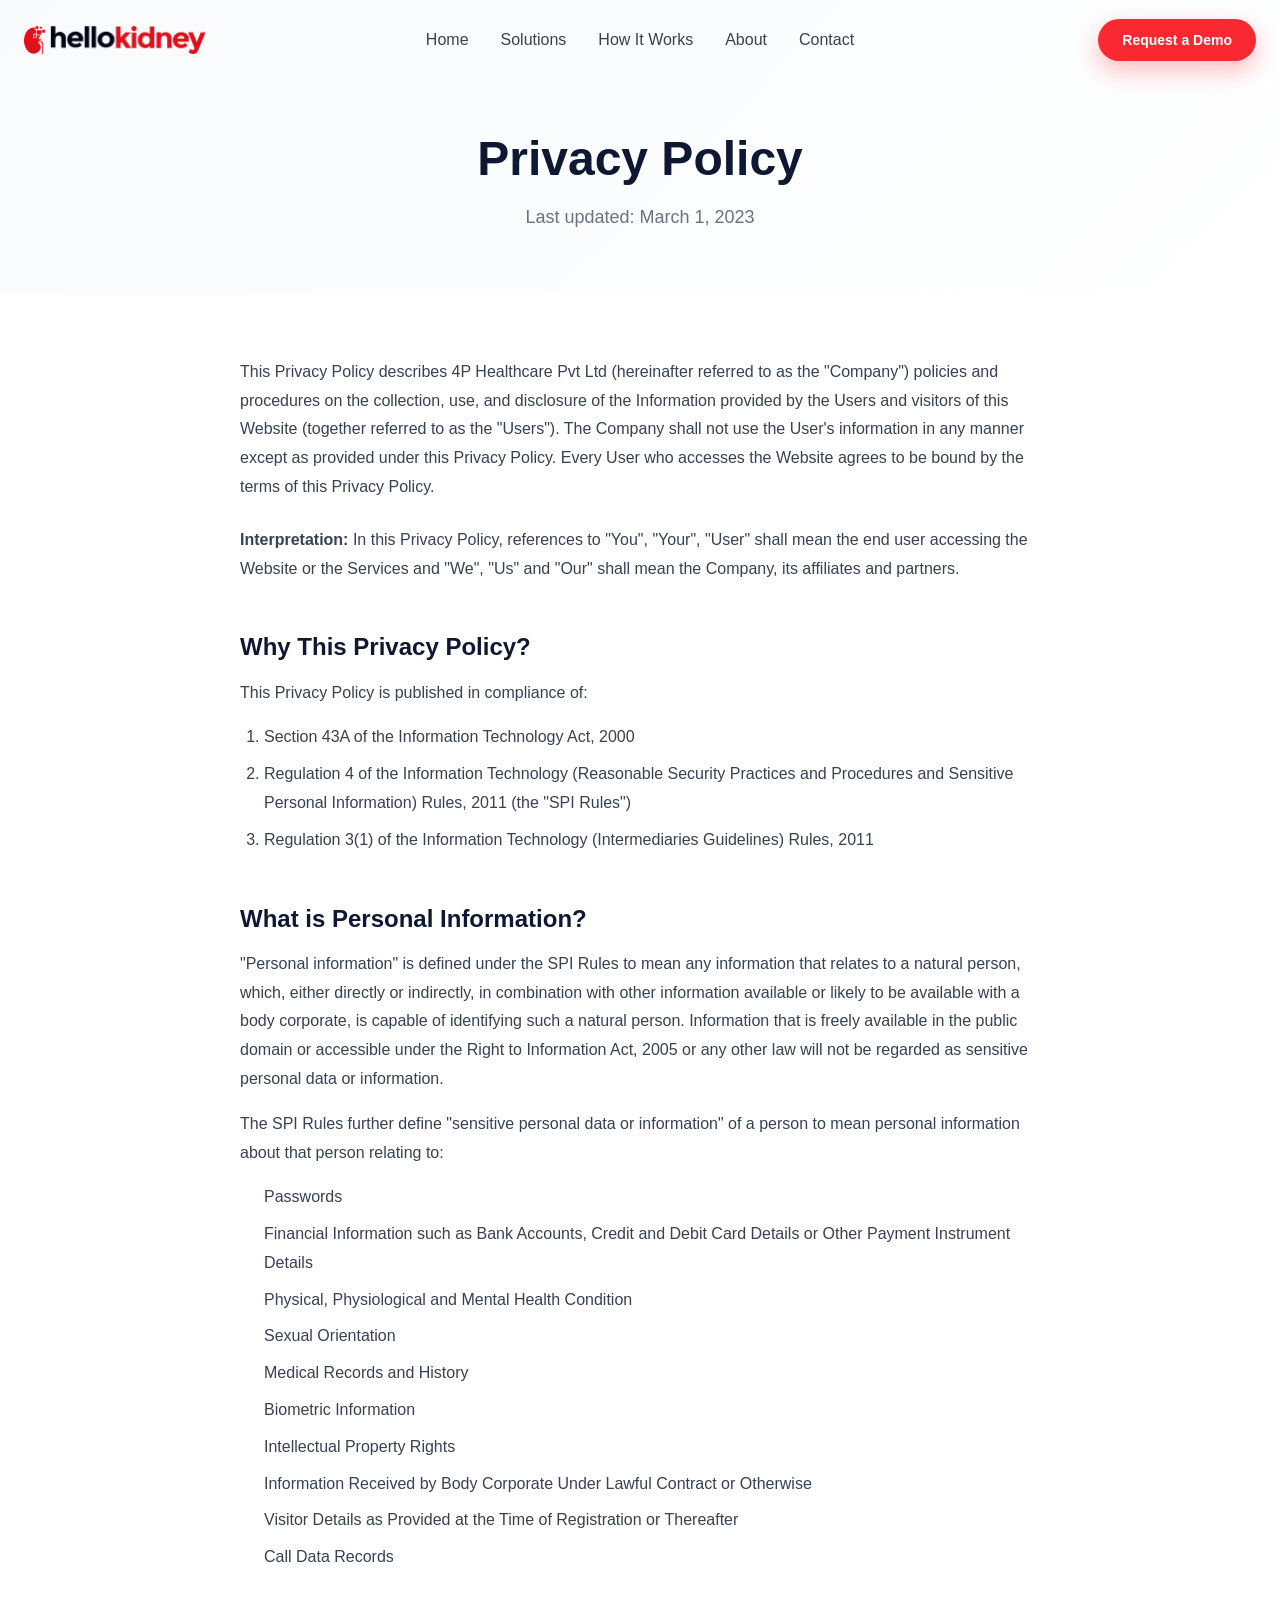
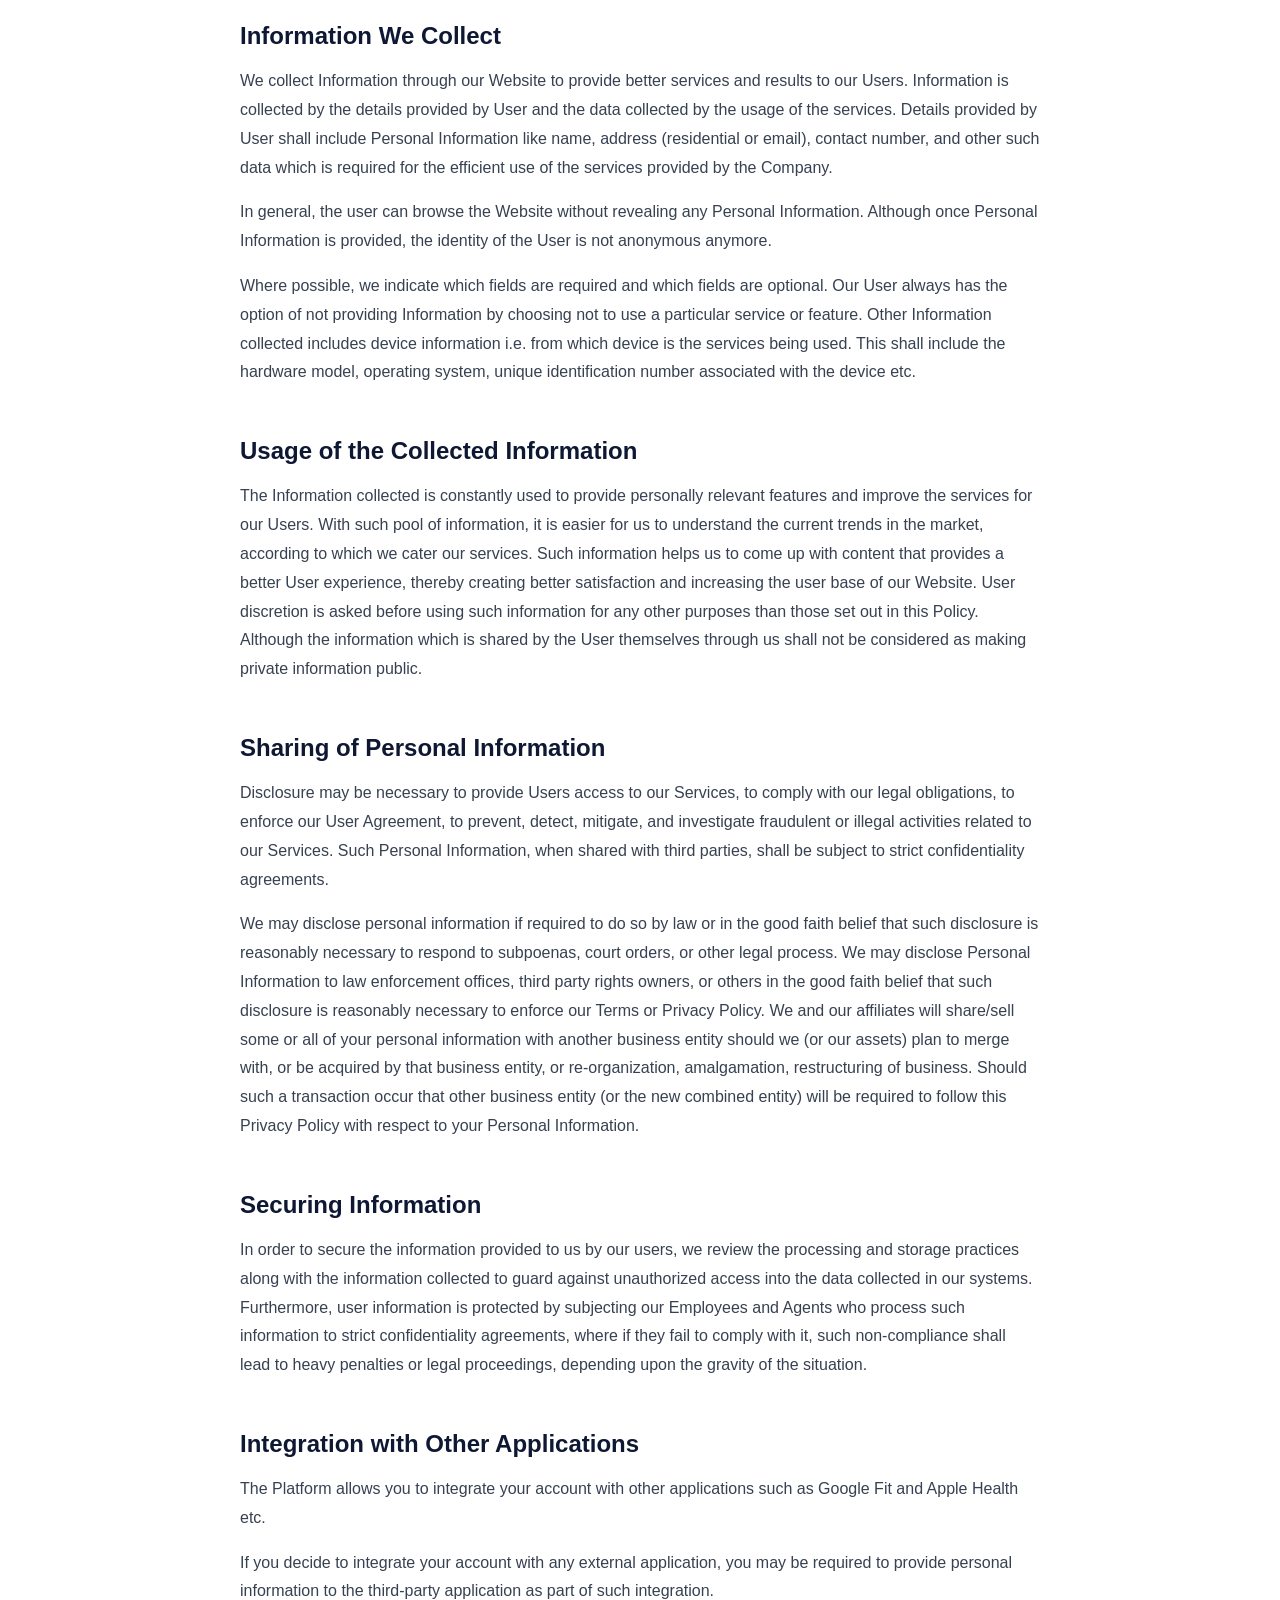
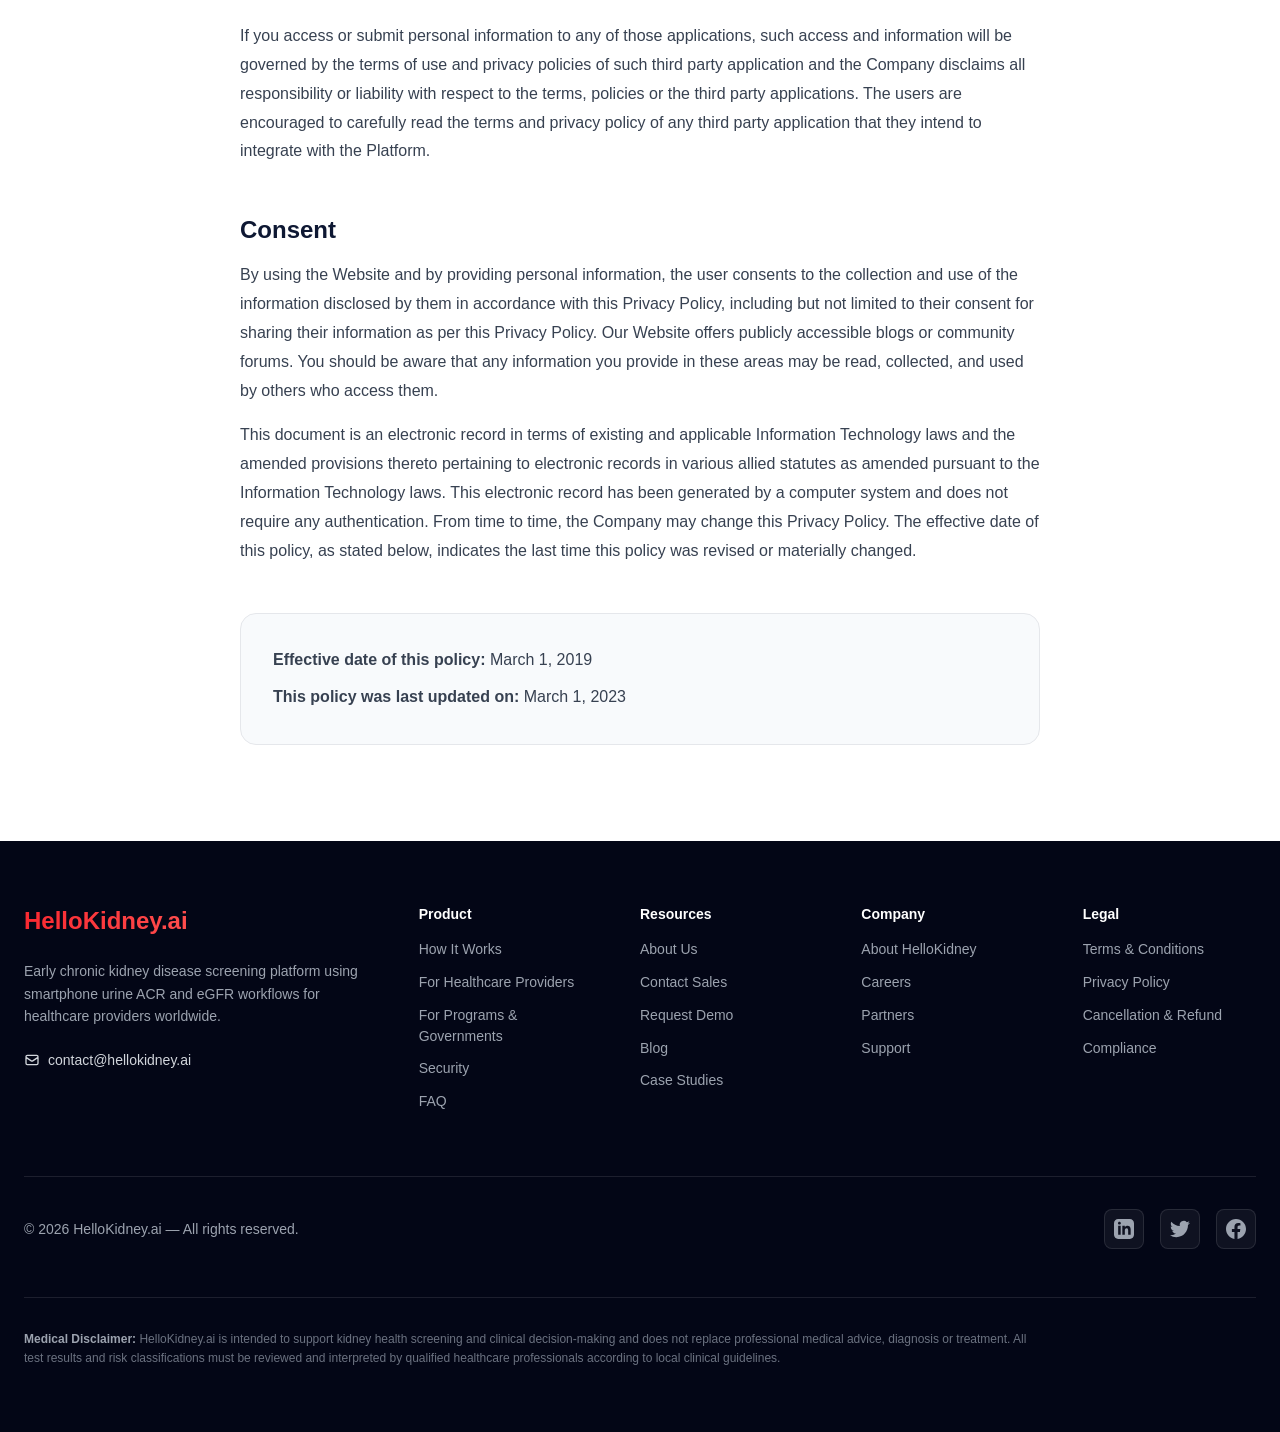
<file: static-site/privacy-policy.html>
<!DOCTYPE html>
<html lang="en">
<head>
  <meta charset="UTF-8">
  <meta name="viewport" content="width=device-width, initial-scale=1.0">
  <title>Privacy Policy - HelloKidney.ai</title>
  <meta name="description" content="HelloKidney.ai Privacy Policy - Learn how we collect, use, and protect your personal information.">
  <link rel="preconnect" href="https://fonts.googleapis.com">
  <link rel="preconnect" href="https://fonts.gstatic.com" crossorigin>
  <link href="https://fonts.googleapis.com/css2?family=Inter:wght@400;500;600;700&display=swap" rel="stylesheet">
  <link rel="stylesheet" href="css/styles.css">
</head>
<body>
  <!-- Header -->
  <header class="header light" id="mainHeader">
    <div class="container header-container">
      <a href="index.html" class="logo">
        <img 
          src="assets/logo.png"
          alt="HelloKidney.ai" 
          class="logo-img"
          style="height: 1.8rem; width: auto;"
        />
      </a>
      
      <nav class="nav">
        <ul class="nav-links">
          <li><a href="index.html" class="nav-link">Home</a></li>
          <li><a href="solutions.html" class="nav-link">Solutions</a></li>
          <li><a href="how-it-works.html" class="nav-link">How It Works</a></li>
          <li><a href="about.html" class="nav-link">About</a></li>
          <li><a href="contact.html" class="nav-link">Contact</a></li>
        </ul>
        <a href="contact.html" class="btn btn-primary nav-btn">Request a Demo</a>
        
        <button class="mobile-menu-btn" aria-label="Open menu">
          <svg fill="none" stroke="currentColor" viewBox="0 0 24 24">
            <path stroke-linecap="round" stroke-linejoin="round" stroke-width="2" d="M4 6h16M4 12h16M4 18h16"/>
          </svg>
        </button>
      </nav>
    </div>
  </header>

  <!-- Mobile Menu -->
  <div class="mobile-menu">
    <button class="mobile-menu-close" aria-label="Close menu">
      <svg width="24" height="24" fill="none" stroke="currentColor" viewBox="0 0 24 24">
        <path stroke-linecap="round" stroke-linejoin="round" stroke-width="2" d="M6 18L18 6M6 6l12 12"/>
      </svg>
    </button>
    <ul class="mobile-nav-links">
      <li><a href="index.html" class="mobile-nav-link">Home</a></li>
      <li><a href="solutions.html" class="mobile-nav-link">Solutions</a></li>
      <li><a href="how-it-works.html" class="mobile-nav-link">How It Works</a></li>
      <li><a href="about.html" class="mobile-nav-link">About</a></li>
      <li><a href="contact.html" class="mobile-nav-link">Contact</a></li>
    </ul>
  </div>

  <!-- Hero Section -->
  <section style="padding: 8rem 0 4rem; background: linear-gradient(135deg, #f8fafc, #fff);">
    <div class="container">
      <div style="max-width: 800px; margin: 0 auto; text-align: center;">
        <h1 style="font-size: 3rem; font-weight: 700; color: #0E1833; margin-bottom: 1rem;">Privacy Policy</h1>
        <p style="font-size: 1.125rem; color: #6b7280;">Last updated: March 1, 2023</p>
      </div>
    </div>
  </section>

  <!-- Content Section -->
  <section style="padding: 4rem 0 6rem; background: #fff;">
    <div class="container">
      <div style="max-width: 800px; margin: 0 auto;">
        
        <div style="margin-bottom: 3rem;">
          <p style="color: #374151; line-height: 1.8; margin-bottom: 1.5rem;">
            This Privacy Policy describes 4P Healthcare Pvt Ltd (hereinafter referred to as the "Company") policies and procedures on the collection, use, and disclosure of the Information provided by the Users and visitors of this Website (together referred to as the "Users"). The Company shall not use the User's information in any manner except as provided under this Privacy Policy. Every User who accesses the Website agrees to be bound by the terms of this Privacy Policy.
          </p>
          <p style="color: #374151; line-height: 1.8;">
            <strong>Interpretation:</strong> In this Privacy Policy, references to "You", "Your", "User" shall mean the end user accessing the Website or the Services and "We", "Us" and "Our" shall mean the Company, its affiliates and partners.
          </p>
        </div>

        <div style="margin-bottom: 3rem;">
          <h2 style="font-size: 1.5rem; font-weight: 700; color: #0E1833; margin-bottom: 1rem;">Why This Privacy Policy?</h2>
          <p style="color: #374151; line-height: 1.8; margin-bottom: 1rem;">This Privacy Policy is published in compliance of:</p>
          <ol style="color: #374151; line-height: 1.8; margin-left: 1.5rem;">
            <li style="margin-bottom: 0.5rem;">Section 43A of the Information Technology Act, 2000</li>
            <li style="margin-bottom: 0.5rem;">Regulation 4 of the Information Technology (Reasonable Security Practices and Procedures and Sensitive Personal Information) Rules, 2011 (the "SPI Rules")</li>
            <li>Regulation 3(1) of the Information Technology (Intermediaries Guidelines) Rules, 2011</li>
          </ol>
        </div>

        <div style="margin-bottom: 3rem;">
          <h2 style="font-size: 1.5rem; font-weight: 700; color: #0E1833; margin-bottom: 1rem;">What is Personal Information?</h2>
          <p style="color: #374151; line-height: 1.8; margin-bottom: 1rem;">
            "Personal information" is defined under the SPI Rules to mean any information that relates to a natural person, which, either directly or indirectly, in combination with other information available or likely to be available with a body corporate, is capable of identifying such a natural person. Information that is freely available in the public domain or accessible under the Right to Information Act, 2005 or any other law will not be regarded as sensitive personal data or information.
          </p>
          <p style="color: #374151; line-height: 1.8; margin-bottom: 1rem;">The SPI Rules further define "sensitive personal data or information" of a person to mean personal information about that person relating to:</p>
          <ul style="color: #374151; line-height: 1.8; margin-left: 1.5rem;">
            <li style="margin-bottom: 0.5rem;">Passwords</li>
            <li style="margin-bottom: 0.5rem;">Financial Information such as Bank Accounts, Credit and Debit Card Details or Other Payment Instrument Details</li>
            <li style="margin-bottom: 0.5rem;">Physical, Physiological and Mental Health Condition</li>
            <li style="margin-bottom: 0.5rem;">Sexual Orientation</li>
            <li style="margin-bottom: 0.5rem;">Medical Records and History</li>
            <li style="margin-bottom: 0.5rem;">Biometric Information</li>
            <li style="margin-bottom: 0.5rem;">Intellectual Property Rights</li>
            <li style="margin-bottom: 0.5rem;">Information Received by Body Corporate Under Lawful Contract or Otherwise</li>
            <li style="margin-bottom: 0.5rem;">Visitor Details as Provided at the Time of Registration or Thereafter</li>
            <li>Call Data Records</li>
          </ul>
        </div>

        <div style="margin-bottom: 3rem;">
          <h2 style="font-size: 1.5rem; font-weight: 700; color: #0E1833; margin-bottom: 1rem;">Information We Collect</h2>
          <p style="color: #374151; line-height: 1.8; margin-bottom: 1rem;">
            We collect Information through our Website to provide better services and results to our Users. Information is collected by the details provided by User and the data collected by the usage of the services. Details provided by User shall include Personal Information like name, address (residential or email), contact number, and other such data which is required for the efficient use of the services provided by the Company.
          </p>
          <p style="color: #374151; line-height: 1.8; margin-bottom: 1rem;">
            In general, the user can browse the Website without revealing any Personal Information. Although once Personal Information is provided, the identity of the User is not anonymous anymore.
          </p>
          <p style="color: #374151; line-height: 1.8;">
            Where possible, we indicate which fields are required and which fields are optional. Our User always has the option of not providing Information by choosing not to use a particular service or feature. Other Information collected includes device information i.e. from which device is the services being used. This shall include the hardware model, operating system, unique identification number associated with the device etc.
          </p>
        </div>

        <div style="margin-bottom: 3rem;">
          <h2 style="font-size: 1.5rem; font-weight: 700; color: #0E1833; margin-bottom: 1rem;">Usage of the Collected Information</h2>
          <p style="color: #374151; line-height: 1.8;">
            The Information collected is constantly used to provide personally relevant features and improve the services for our Users. With such pool of information, it is easier for us to understand the current trends in the market, according to which we cater our services. Such information helps us to come up with content that provides a better User experience, thereby creating better satisfaction and increasing the user base of our Website. User discretion is asked before using such information for any other purposes than those set out in this Policy. Although the information which is shared by the User themselves through us shall not be considered as making private information public.
          </p>
        </div>

        <div style="margin-bottom: 3rem;">
          <h2 style="font-size: 1.5rem; font-weight: 700; color: #0E1833; margin-bottom: 1rem;">Sharing of Personal Information</h2>
          <p style="color: #374151; line-height: 1.8; margin-bottom: 1rem;">
            Disclosure may be necessary to provide Users access to our Services, to comply with our legal obligations, to enforce our User Agreement, to prevent, detect, mitigate, and investigate fraudulent or illegal activities related to our Services. Such Personal Information, when shared with third parties, shall be subject to strict confidentiality agreements.
          </p>
          <p style="color: #374151; line-height: 1.8;">
            We may disclose personal information if required to do so by law or in the good faith belief that such disclosure is reasonably necessary to respond to subpoenas, court orders, or other legal process. We may disclose Personal Information to law enforcement offices, third party rights owners, or others in the good faith belief that such disclosure is reasonably necessary to enforce our Terms or Privacy Policy. We and our affiliates will share/sell some or all of your personal information with another business entity should we (or our assets) plan to merge with, or be acquired by that business entity, or re-organization, amalgamation, restructuring of business. Should such a transaction occur that other business entity (or the new combined entity) will be required to follow this Privacy Policy with respect to your Personal Information.
          </p>
        </div>

        <div style="margin-bottom: 3rem;">
          <h2 style="font-size: 1.5rem; font-weight: 700; color: #0E1833; margin-bottom: 1rem;">Securing Information</h2>
          <p style="color: #374151; line-height: 1.8;">
            In order to secure the information provided to us by our users, we review the processing and storage practices along with the information collected to guard against unauthorized access into the data collected in our systems. Furthermore, user information is protected by subjecting our Employees and Agents who process such information to strict confidentiality agreements, where if they fail to comply with it, such non-compliance shall lead to heavy penalties or legal proceedings, depending upon the gravity of the situation.
          </p>
        </div>

        <div style="margin-bottom: 3rem;">
          <h2 style="font-size: 1.5rem; font-weight: 700; color: #0E1833; margin-bottom: 1rem;">Integration with Other Applications</h2>
          <p style="color: #374151; line-height: 1.8; margin-bottom: 1rem;">
            The Platform allows you to integrate your account with other applications such as Google Fit and Apple Health etc.
          </p>
          <p style="color: #374151; line-height: 1.8; margin-bottom: 1rem;">
            If you decide to integrate your account with any external application, you may be required to provide personal information to the third-party application as part of such integration.
          </p>
          <p style="color: #374151; line-height: 1.8;">
            If you access or submit personal information to any of those applications, such access and information will be governed by the terms of use and privacy policies of such third party application and the Company disclaims all responsibility or liability with respect to the terms, policies or the third party applications. The users are encouraged to carefully read the terms and privacy policy of any third party application that they intend to integrate with the Platform.
          </p>
        </div>

        <div style="margin-bottom: 3rem;">
          <h2 style="font-size: 1.5rem; font-weight: 700; color: #0E1833; margin-bottom: 1rem;">Consent</h2>
          <p style="color: #374151; line-height: 1.8; margin-bottom: 1rem;">
            By using the Website and by providing personal information, the user consents to the collection and use of the information disclosed by them in accordance with this Privacy Policy, including but not limited to their consent for sharing their information as per this Privacy Policy. Our Website offers publicly accessible blogs or community forums. You should be aware that any information you provide in these areas may be read, collected, and used by others who access them.
          </p>
          <p style="color: #374151; line-height: 1.8;">
            This document is an electronic record in terms of existing and applicable Information Technology laws and the amended provisions thereto pertaining to electronic records in various allied statutes as amended pursuant to the Information Technology laws. This electronic record has been generated by a computer system and does not require any authentication. From time to time, the Company may change this Privacy Policy. The effective date of this policy, as stated below, indicates the last time this policy was revised or materially changed.
          </p>
        </div>

        <div style="background: #f8fafc; padding: 2rem; border-radius: 1rem; border: 1px solid #e5e7eb;">
          <p style="color: #374151; line-height: 1.8; margin-bottom: 0.5rem;"><strong>Effective date of this policy:</strong> March 1, 2019</p>
          <p style="color: #374151; line-height: 1.8; margin: 0;"><strong>This policy was last updated on:</strong> March 1, 2023</p>
        </div>

      </div>
    </div>
  </section>

  <!-- Footer -->
  <footer style="background: #030616; color: white;">
    <div style="max-width: 1280px; margin: 0 auto; padding: 4rem 1.5rem;">
      <!-- Main Footer Content -->
      <div style="display: grid; grid-template-columns: 2fr 1fr 1fr 1fr 1fr; gap: 3rem; margin-bottom: 4rem;">
        
        <!-- Logo and Description -->
        <div>
          <a href="index.html" style="display: inline-block; margin-bottom: 1.5rem;">
            <div style="font-size: 1.5rem; font-weight: 700; background: linear-gradient(to right, #FA2931, #ff4d4d); -webkit-background-clip: text; -webkit-text-fill-color: transparent; background-clip: text;">
              HelloKidney.ai
            </div>
          </a>
          <p style="color: #9ca3af; font-size: 0.875rem; line-height: 1.6; margin-bottom: 1.5rem;">
            Early chronic kidney disease screening platform using smartphone urine ACR and eGFR workflows for healthcare providers worldwide.
          </p>
          <a href="mailto:contact@hellokidney.ai" style="color: #d1d5db; font-size: 0.875rem; display: flex; align-items: center; gap: 0.5rem; transition: color 0.3s;" class="footer-email">
            <svg width="16" height="16" fill="none" stroke="currentColor" viewBox="0 0 24 24">
              <path stroke-linecap="round" stroke-linejoin="round" stroke-width="2" d="M3 8l7.89 5.26a2 2 0 002.22 0L21 8M5 19h14a2 2 0 002-2V7a2 2 0 00-2-2H5a2 2 0 00-2 2v10a2 2 0 002 2z"/>
            </svg>
            <span>contact@hellokidney.ai</span>
          </a>
        </div>

        <!-- Product Links -->
        <div>
          <h3 style="color: white; font-weight: 600; margin-bottom: 1rem; font-size: 0.875rem;">Product</h3>
          <ul style="list-style: none; padding: 0; margin: 0; display: flex; flex-direction: column; gap: 0.75rem;">
            <li><a href="how-it-works.html" class="footer-link">How It Works</a></li>
            <li><a href="solutions.html" class="footer-link">For Healthcare Providers</a></li>
            <li><a href="solutions.html" class="footer-link">For Programs & Governments</a></li>
            <li><a href="about.html" class="footer-link">Security</a></li>
            <li><a href="contact.html" class="footer-link">FAQ</a></li>
          </ul>
        </div>

        <!-- Resources Links -->
        <div>
          <h3 style="color: white; font-weight: 600; margin-bottom: 1rem; font-size: 0.875rem;">Resources</h3>
          <ul style="list-style: none; padding: 0; margin: 0; display: flex; flex-direction: column; gap: 0.75rem;">
            <li><a href="about.html" class="footer-link">About Us</a></li>
            <li><a href="contact.html" class="footer-link">Contact Sales</a></li>
            <li><a href="contact.html" class="footer-link">Request Demo</a></li>
            <li><a href="#" class="footer-link">Blog</a></li>
            <li><a href="#" class="footer-link">Case Studies</a></li>
          </ul>
        </div>

        <!-- Company Links -->
        <div>
          <h3 style="color: white; font-weight: 600; margin-bottom: 1rem; font-size: 0.875rem;">Company</h3>
          <ul style="list-style: none; padding: 0; margin: 0; display: flex; flex-direction: column; gap: 0.75rem;">
            <li><a href="about.html" class="footer-link">About HelloKidney</a></li>
            <li><a href="#" class="footer-link">Careers</a></li>
            <li><a href="#" class="footer-link">Partners</a></li>
            <li><a href="contact.html" class="footer-link">Support</a></li>
          </ul>
        </div>

        <!-- Legal Links -->
        <div>
          <h3 style="color: white; font-weight: 600; margin-bottom: 1rem; font-size: 0.875rem;">Legal</h3>
          <ul style="list-style: none; padding: 0; margin: 0; display: flex; flex-direction: column; gap: 0.75rem;">
            <li><a href="terms-and-conditions.html" class="footer-link">Terms & Conditions</a></li>
            <li><a href="privacy-policy.html" class="footer-link">Privacy Policy</a></li>
            <li><a href="cancellation-refund-policy.html" class="footer-link">Cancellation & Refund</a></li>
            <li><a href="#" class="footer-link">Compliance</a></li>
          </ul>
        </div>
      </div>

      <!-- Divider -->
      <div style="border-top: 1px solid rgba(255, 255, 255, 0.1); margin-bottom: 2rem;"></div>

      <!-- Bottom Section -->
      <div style="display: flex; justify-content: space-between; align-items: center; flex-wrap: wrap; gap: 1.5rem;">
        <p style="color: #9ca3af; font-size: 0.875rem;">© 2026 HelloKidney.ai — All rights reserved.</p>
        
        <!-- Social Media Links -->
        <div style="display: flex; align-items: center; gap: 1rem;">
          <a href="#" style="width: 2.5rem; height: 2.5rem; border-radius: 0.5rem; background: rgba(255, 255, 255, 0.05); border: 1px solid rgba(255, 255, 255, 0.1); display: flex; align-items: center; justify-content: center; transition: background 0.3s;" class="social-icon">
            <svg width="20" height="20" fill="#9ca3af" viewBox="0 0 24 24"><path d="M19 0h-14c-2.761 0-5 2.239-5 5v14c0 2.761 2.239 5 5 5h14c2.762 0 5-2.239 5-5v-14c0-2.761-2.238-5-5-5zm-11 19h-3v-11h3v11zm-1.5-12.268c-.966 0-1.75-.79-1.75-1.764s.784-1.764 1.75-1.764 1.75.79 1.75 1.764-.783 1.764-1.75 1.764zm13.5 12.268h-3v-5.604c0-3.368-4-3.113-4 0v5.604h-3v-11h3v1.765c1.396-2.586 7-2.777 7 2.476v6.759z"/></svg>
          </a>
          <a href="#" style="width: 2.5rem; height: 2.5rem; border-radius: 0.5rem; background: rgba(255, 255, 255, 0.05); border: 1px solid rgba(255, 255, 255, 0.1); display: flex; align-items: center; justify-content: center; transition: background 0.3s;" class="social-icon">
            <svg width="20" height="20" fill="#9ca3af" viewBox="0 0 24 24"><path d="M23.953 4.57a10 10 0 01-2.825.775 4.958 4.958 0 002.163-2.723c-.951.555-2.005.959-3.127 1.184a4.92 4.92 0 00-8.384 4.482C7.69 8.095 4.067 6.13 1.64 3.162a4.822 4.822 0 00-.666 2.475c0 1.71.87 3.213 2.188 4.096a4.904 4.904 0 01-2.228-.616v.06a4.923 4.923 0 003.946 4.827 4.996 4.996 0 01-2.212.085 4.936 4.936 0 004.604 3.417 9.867 9.867 0 01-6.102 2.105c-.39 0-.779-.023-1.17-.067a13.995 13.995 0 007.557 2.209c9.053 0 13.998-7.496 13.998-13.985 0-.21 0-.42-.015-.63A9.935 9.935 0 0024 4.59z"/></svg>
          </a>
          <a href="#" style="width: 2.5rem; height: 2.5rem; border-radius: 0.5rem; background: rgba(255, 255, 255, 0.05); border: 1px solid rgba(255, 255, 255, 0.1); display: flex; align-items: center; justify-content: center; transition: background 0.3s;" class="social-icon">
            <svg width="20" height="20" fill="#9ca3af" viewBox="0 0 24 24"><path d="M24 12.073c0-6.627-5.373-12-12-12s-12 5.373-12 12c0 5.99 4.388 10.954 10.125 11.854v-8.385H7.078v-3.47h3.047V9.43c0-3.007 1.792-4.669 4.533-4.669 1.312 0 2.686.235 2.686.235v2.953H15.83c-1.491 0-1.956.925-1.956 1.874v2.25h3.328l-.532 3.47h-2.796v8.385C19.612 23.027 24 18.062 24 12.073z"/></svg>
          </a>
        </div>
      </div>

      <!-- Medical Disclaimer -->
      <div style="margin-top: 3rem; padding-top: 2rem; border-top: 1px solid rgba(255, 255, 255, 0.1);">
        <p style="font-size: 0.75rem; color: #6b7280; line-height: 1.6; max-width: 64rem;">
          <strong style="color: #9ca3af;">Medical Disclaimer:</strong> HelloKidney.ai is intended to support kidney health screening and clinical decision-making and does not replace professional medical advice, diagnosis or treatment. All test results and risk classifications must be reviewed and interpreted by qualified healthcare professionals according to local clinical guidelines.
        </p>
      </div>
    </div>
  </footer>

  <script src="js/main.js"></script>
</body>
</html>
</file>
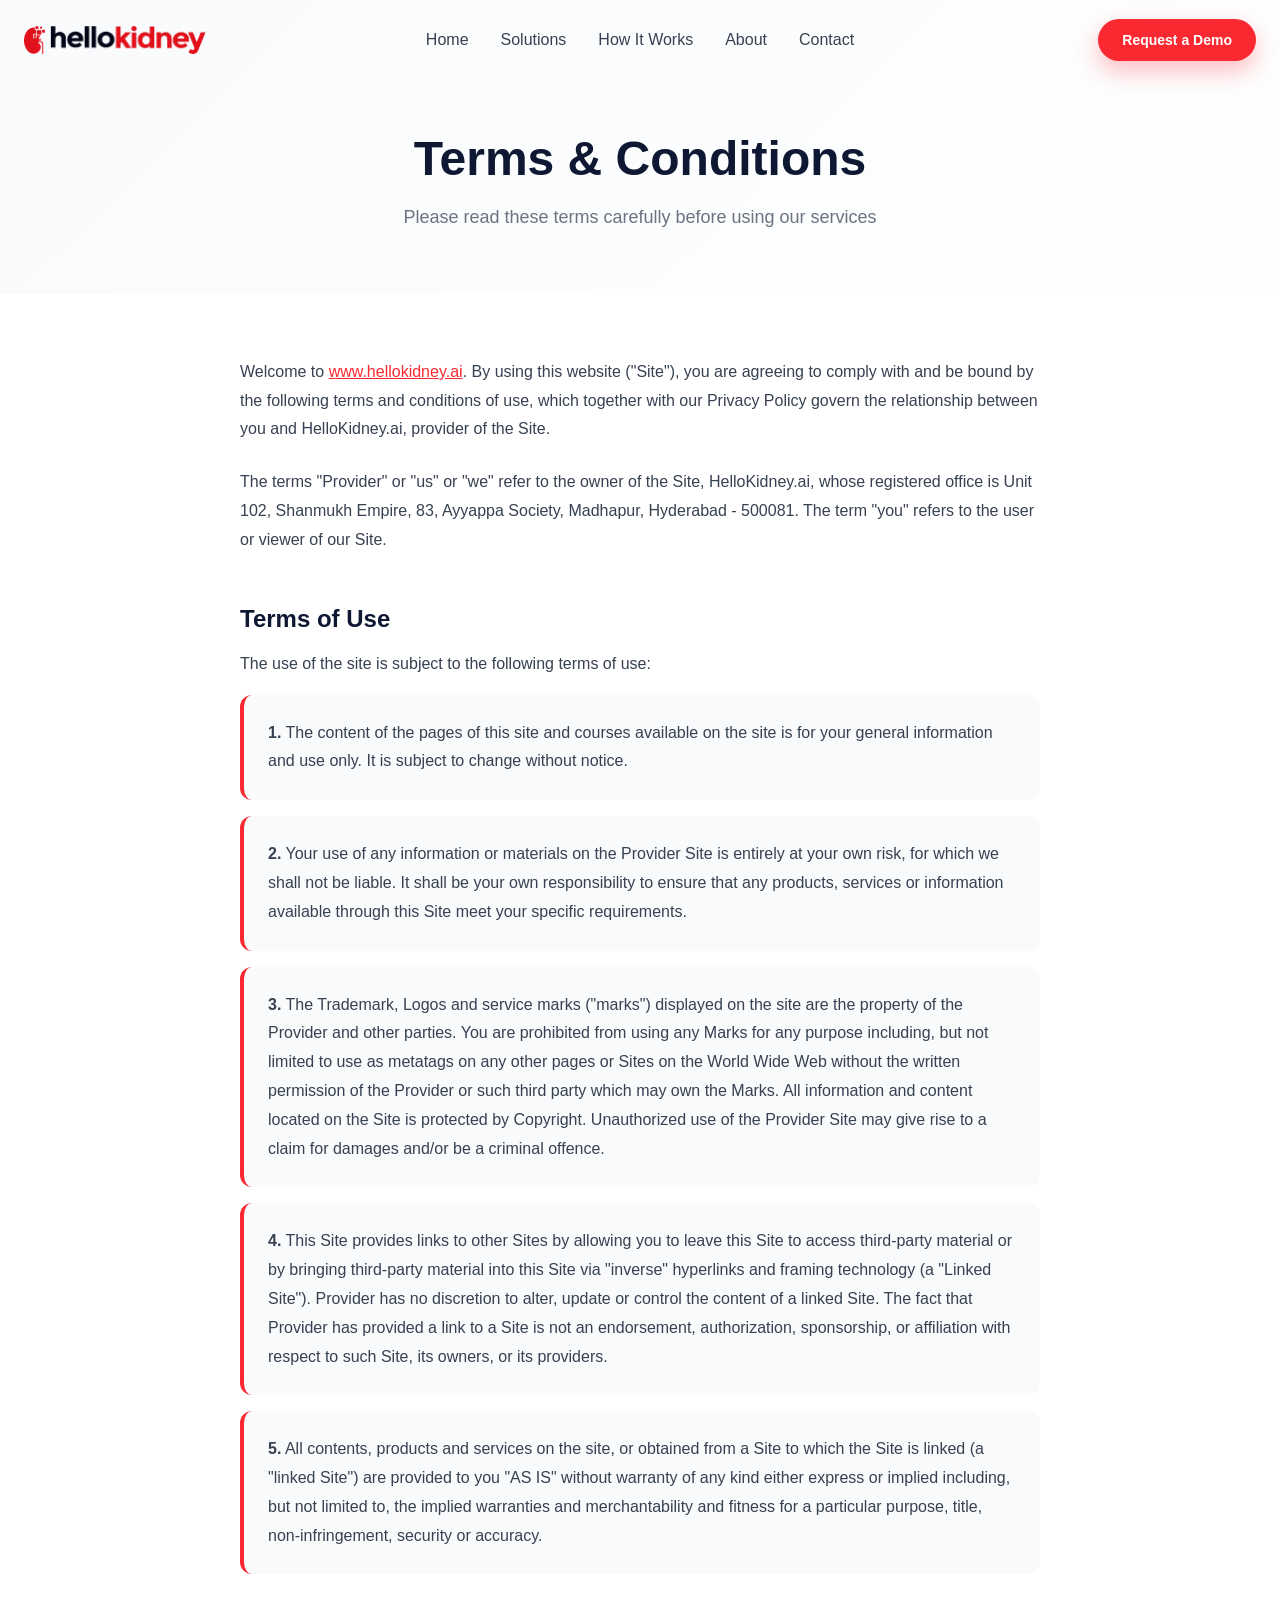
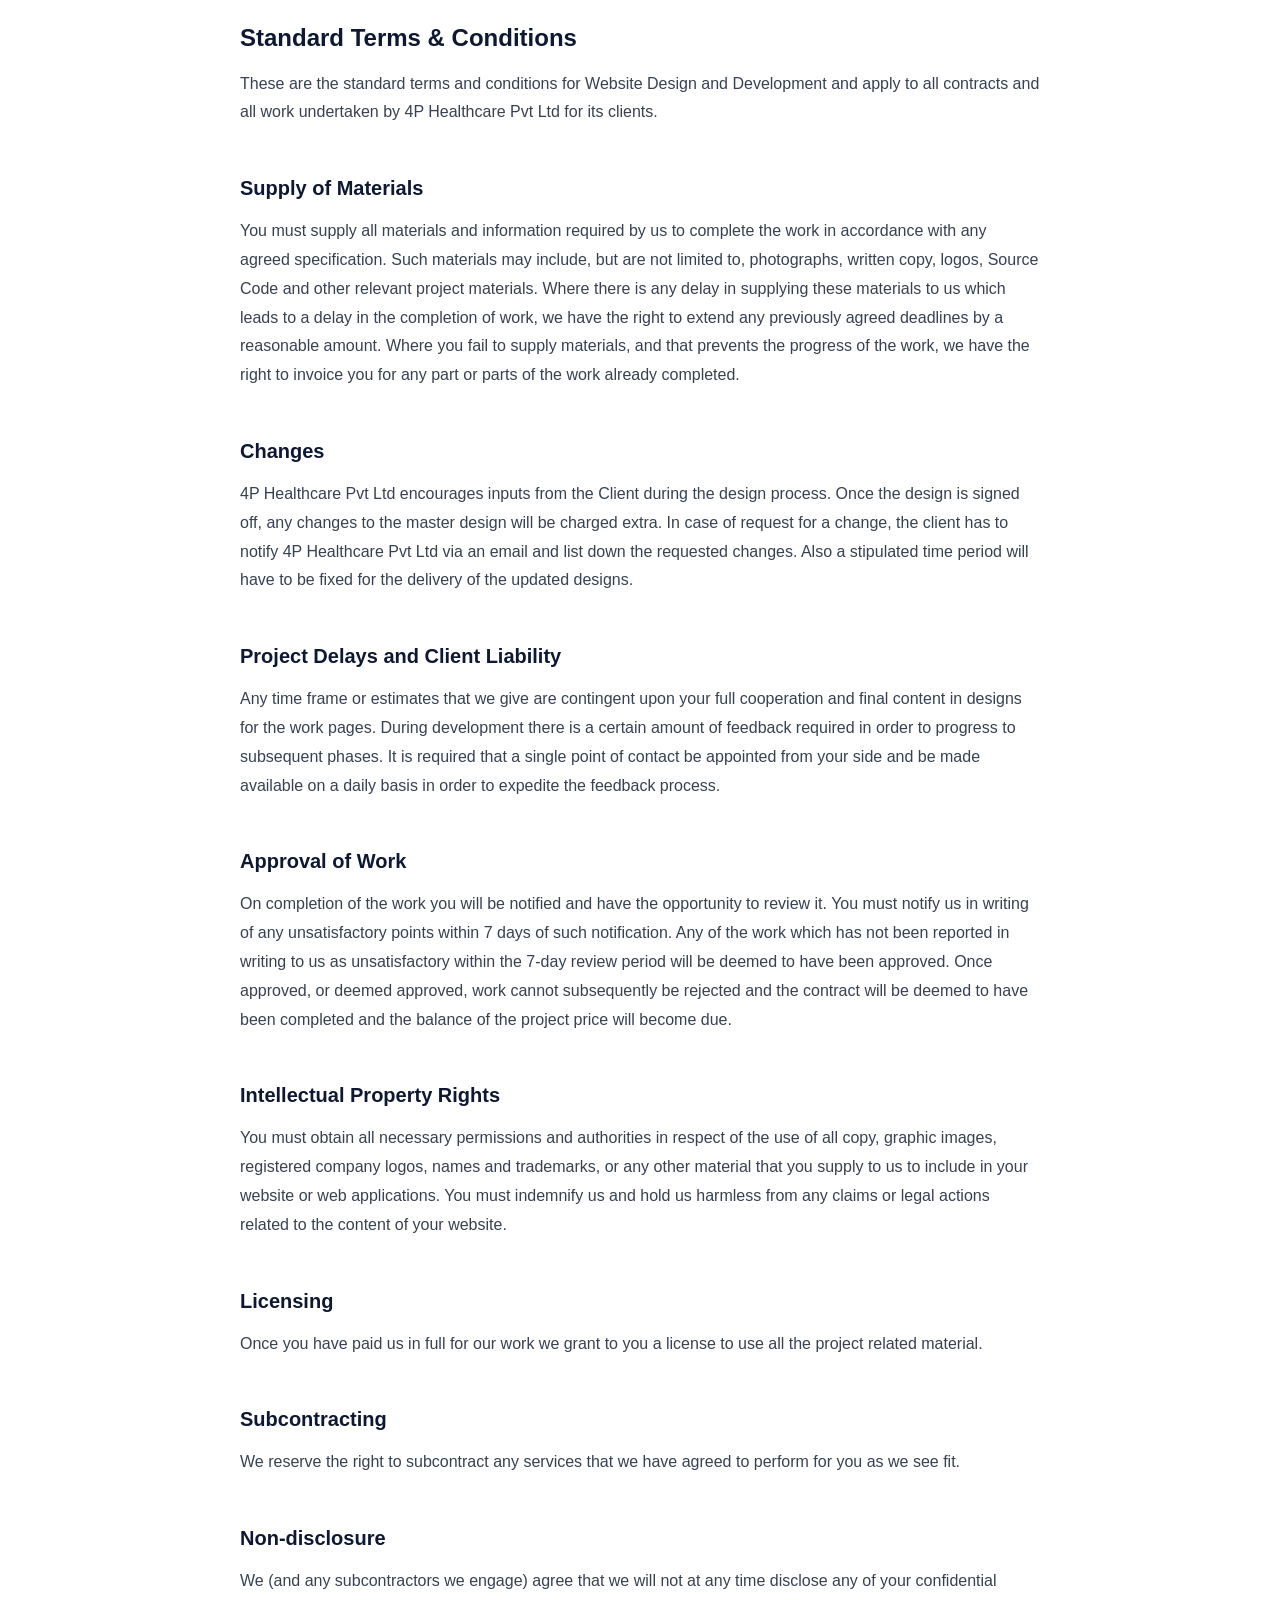
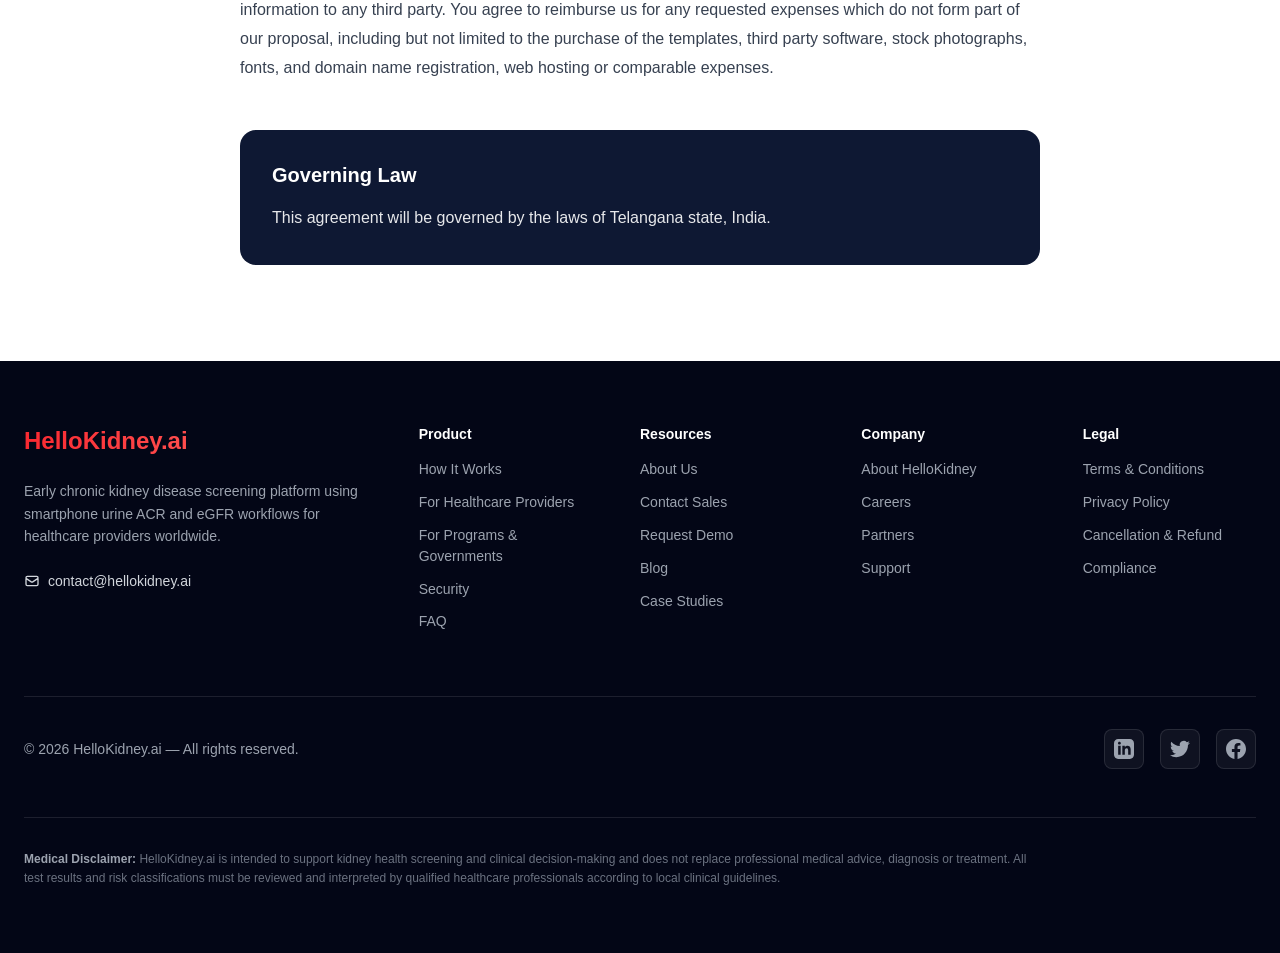
<file: static-site/terms-and-conditions.html>
<!DOCTYPE html>
<html lang="en">
<head>
  <meta charset="UTF-8">
  <meta name="viewport" content="width=device-width, initial-scale=1.0">
  <title>Terms & Conditions - HelloKidney.ai</title>
  <meta name="description" content="HelloKidney.ai Terms and Conditions - Read our terms of use for accessing and using our services.">
  <link rel="preconnect" href="https://fonts.googleapis.com">
  <link rel="preconnect" href="https://fonts.gstatic.com" crossorigin>
  <link href="https://fonts.googleapis.com/css2?family=Inter:wght@400;500;600;700&display=swap" rel="stylesheet">
  <link rel="stylesheet" href="css/styles.css">
</head>
<body>
  <!-- Header -->
  <header class="header light" id="mainHeader">
    <div class="container header-container">
      <a href="index.html" class="logo">
        <img 
          src="assets/logo.png"
          alt="HelloKidney.ai" 
          class="logo-img"
          style="height: 1.8rem; width: auto;"
        />
      </a>
      
      <nav class="nav">
        <ul class="nav-links">
          <li><a href="index.html" class="nav-link">Home</a></li>
          <li><a href="solutions.html" class="nav-link">Solutions</a></li>
          <li><a href="how-it-works.html" class="nav-link">How It Works</a></li>
          <li><a href="about.html" class="nav-link">About</a></li>
          <li><a href="contact.html" class="nav-link">Contact</a></li>
        </ul>
        <a href="contact.html" class="btn btn-primary nav-btn">Request a Demo</a>
        
        <button class="mobile-menu-btn" aria-label="Open menu">
          <svg fill="none" stroke="currentColor" viewBox="0 0 24 24">
            <path stroke-linecap="round" stroke-linejoin="round" stroke-width="2" d="M4 6h16M4 12h16M4 18h16"/>
          </svg>
        </button>
      </nav>
    </div>
  </header>

  <!-- Mobile Menu -->
  <div class="mobile-menu">
    <button class="mobile-menu-close" aria-label="Close menu">
      <svg width="24" height="24" fill="none" stroke="currentColor" viewBox="0 0 24 24">
        <path stroke-linecap="round" stroke-linejoin="round" stroke-width="2" d="M6 18L18 6M6 6l12 12"/>
      </svg>
    </button>
    <ul class="mobile-nav-links">
      <li><a href="index.html" class="mobile-nav-link">Home</a></li>
      <li><a href="solutions.html" class="mobile-nav-link">Solutions</a></li>
      <li><a href="how-it-works.html" class="mobile-nav-link">How It Works</a></li>
      <li><a href="about.html" class="mobile-nav-link">About</a></li>
      <li><a href="contact.html" class="mobile-nav-link">Contact</a></li>
    </ul>
  </div>

  <!-- Hero Section -->
  <section style="padding: 8rem 0 4rem; background: linear-gradient(135deg, #f8fafc, #fff);">
    <div class="container">
      <div style="max-width: 800px; margin: 0 auto; text-align: center;">
        <h1 style="font-size: 3rem; font-weight: 700; color: #0E1833; margin-bottom: 1rem;">Terms & Conditions</h1>
        <p style="font-size: 1.125rem; color: #6b7280;">Please read these terms carefully before using our services</p>
      </div>
    </div>
  </section>

  <!-- Content Section -->
  <section style="padding: 4rem 0 6rem; background: #fff;">
    <div class="container">
      <div style="max-width: 800px; margin: 0 auto;">
        
        <div style="margin-bottom: 3rem;">
          <p style="color: #374151; line-height: 1.8; margin-bottom: 1.5rem;">
            Welcome to <a href="https://www.hellokidney.ai" style="color: #FA2931; text-decoration: underline;">www.hellokidney.ai</a>. By using this website ("Site"), you are agreeing to comply with and be bound by the following terms and conditions of use, which together with our Privacy Policy govern the relationship between you and HelloKidney.ai, provider of the Site.
          </p>
          <p style="color: #374151; line-height: 1.8;">
            The terms "Provider" or "us" or "we" refer to the owner of the Site, HelloKidney.ai, whose registered office is Unit 102, Shanmukh Empire, 83, Ayyappa Society, Madhapur, Hyderabad - 500081. The term "you" refers to the user or viewer of our Site.
          </p>
        </div>

        <div style="margin-bottom: 3rem;">
          <h2 style="font-size: 1.5rem; font-weight: 700; color: #0E1833; margin-bottom: 1rem;">Terms of Use</h2>
          <p style="color: #374151; line-height: 1.8; margin-bottom: 1rem;">The use of the site is subject to the following terms of use:</p>
          
          <div style="background: #f8fafc; padding: 1.5rem; border-radius: 0.75rem; margin-bottom: 1rem; border-left: 4px solid #FA2931;">
            <p style="color: #374151; line-height: 1.8; margin: 0;">
              <strong>1.</strong> The content of the pages of this site and courses available on the site is for your general information and use only. It is subject to change without notice.
            </p>
          </div>

          <div style="background: #f8fafc; padding: 1.5rem; border-radius: 0.75rem; margin-bottom: 1rem; border-left: 4px solid #FA2931;">
            <p style="color: #374151; line-height: 1.8; margin: 0;">
              <strong>2.</strong> Your use of any information or materials on the Provider Site is entirely at your own risk, for which we shall not be liable. It shall be your own responsibility to ensure that any products, services or information available through this Site meet your specific requirements.
            </p>
          </div>

          <div style="background: #f8fafc; padding: 1.5rem; border-radius: 0.75rem; margin-bottom: 1rem; border-left: 4px solid #FA2931;">
            <p style="color: #374151; line-height: 1.8; margin: 0;">
              <strong>3.</strong> The Trademark, Logos and service marks ("marks") displayed on the site are the property of the Provider and other parties. You are prohibited from using any Marks for any purpose including, but not limited to use as metatags on any other pages or Sites on the World Wide Web without the written permission of the Provider or such third party which may own the Marks. All information and content located on the Site is protected by Copyright. Unauthorized use of the Provider Site may give rise to a claim for damages and/or be a criminal offence.
            </p>
          </div>

          <div style="background: #f8fafc; padding: 1.5rem; border-radius: 0.75rem; margin-bottom: 1rem; border-left: 4px solid #FA2931;">
            <p style="color: #374151; line-height: 1.8; margin: 0;">
              <strong>4.</strong> This Site provides links to other Sites by allowing you to leave this Site to access third-party material or by bringing third-party material into this Site via "inverse" hyperlinks and framing technology (a "Linked Site"). Provider has no discretion to alter, update or control the content of a linked Site. The fact that Provider has provided a link to a Site is not an endorsement, authorization, sponsorship, or affiliation with respect to such Site, its owners, or its providers.
            </p>
          </div>

          <div style="background: #f8fafc; padding: 1.5rem; border-radius: 0.75rem; border-left: 4px solid #FA2931;">
            <p style="color: #374151; line-height: 1.8; margin: 0;">
              <strong>5.</strong> All contents, products and services on the site, or obtained from a Site to which the Site is linked (a "linked Site") are provided to you "AS IS" without warranty of any kind either express or implied including, but not limited to, the implied warranties and merchantability and fitness for a particular purpose, title, non-infringement, security or accuracy.
            </p>
          </div>
        </div>

        <div style="margin-bottom: 3rem;">
          <h2 style="font-size: 1.5rem; font-weight: 700; color: #0E1833; margin-bottom: 1rem;">Standard Terms & Conditions</h2>
          <p style="color: #374151; line-height: 1.8; margin-bottom: 1.5rem;">
            These are the standard terms and conditions for Website Design and Development and apply to all contracts and all work undertaken by 4P Healthcare Pvt Ltd for its clients.
          </p>
        </div>

        <div style="margin-bottom: 3rem;">
          <h3 style="font-size: 1.25rem; font-weight: 600; color: #0E1833; margin-bottom: 1rem;">Supply of Materials</h3>
          <p style="color: #374151; line-height: 1.8;">
            You must supply all materials and information required by us to complete the work in accordance with any agreed specification. Such materials may include, but are not limited to, photographs, written copy, logos, Source Code and other relevant project materials. Where there is any delay in supplying these materials to us which leads to a delay in the completion of work, we have the right to extend any previously agreed deadlines by a reasonable amount. Where you fail to supply materials, and that prevents the progress of the work, we have the right to invoice you for any part or parts of the work already completed.
          </p>
        </div>

        <div style="margin-bottom: 3rem;">
          <h3 style="font-size: 1.25rem; font-weight: 600; color: #0E1833; margin-bottom: 1rem;">Changes</h3>
          <p style="color: #374151; line-height: 1.8;">
            4P Healthcare Pvt Ltd encourages inputs from the Client during the design process. Once the design is signed off, any changes to the master design will be charged extra. In case of request for a change, the client has to notify 4P Healthcare Pvt Ltd via an email and list down the requested changes. Also a stipulated time period will have to be fixed for the delivery of the updated designs.
          </p>
        </div>

        <div style="margin-bottom: 3rem;">
          <h3 style="font-size: 1.25rem; font-weight: 600; color: #0E1833; margin-bottom: 1rem;">Project Delays and Client Liability</h3>
          <p style="color: #374151; line-height: 1.8;">
            Any time frame or estimates that we give are contingent upon your full cooperation and final content in designs for the work pages. During development there is a certain amount of feedback required in order to progress to subsequent phases. It is required that a single point of contact be appointed from your side and be made available on a daily basis in order to expedite the feedback process.
          </p>
        </div>

        <div style="margin-bottom: 3rem;">
          <h3 style="font-size: 1.25rem; font-weight: 600; color: #0E1833; margin-bottom: 1rem;">Approval of Work</h3>
          <p style="color: #374151; line-height: 1.8;">
            On completion of the work you will be notified and have the opportunity to review it. You must notify us in writing of any unsatisfactory points within 7 days of such notification. Any of the work which has not been reported in writing to us as unsatisfactory within the 7-day review period will be deemed to have been approved. Once approved, or deemed approved, work cannot subsequently be rejected and the contract will be deemed to have been completed and the balance of the project price will become due.
          </p>
        </div>

        <div style="margin-bottom: 3rem;">
          <h3 style="font-size: 1.25rem; font-weight: 600; color: #0E1833; margin-bottom: 1rem;">Intellectual Property Rights</h3>
          <p style="color: #374151; line-height: 1.8;">
            You must obtain all necessary permissions and authorities in respect of the use of all copy, graphic images, registered company logos, names and trademarks, or any other material that you supply to us to include in your website or web applications. You must indemnify us and hold us harmless from any claims or legal actions related to the content of your website.
          </p>
        </div>

        <div style="margin-bottom: 3rem;">
          <h3 style="font-size: 1.25rem; font-weight: 600; color: #0E1833; margin-bottom: 1rem;">Licensing</h3>
          <p style="color: #374151; line-height: 1.8;">
            Once you have paid us in full for our work we grant to you a license to use all the project related material.
          </p>
        </div>

        <div style="margin-bottom: 3rem;">
          <h3 style="font-size: 1.25rem; font-weight: 600; color: #0E1833; margin-bottom: 1rem;">Subcontracting</h3>
          <p style="color: #374151; line-height: 1.8;">
            We reserve the right to subcontract any services that we have agreed to perform for you as we see fit.
          </p>
        </div>

        <div style="margin-bottom: 3rem;">
          <h3 style="font-size: 1.25rem; font-weight: 600; color: #0E1833; margin-bottom: 1rem;">Non-disclosure</h3>
          <p style="color: #374151; line-height: 1.8;">
            We (and any subcontractors we engage) agree that we will not at any time disclose any of your confidential information to any third party. You agree to reimburse us for any requested expenses which do not form part of our proposal, including but not limited to the purchase of the templates, third party software, stock photographs, fonts, and domain name registration, web hosting or comparable expenses.
          </p>
        </div>

        <div style="background: #0E1833; padding: 2rem; border-radius: 1rem; color: white;">
          <h3 style="font-size: 1.25rem; font-weight: 600; margin-bottom: 1rem;">Governing Law</h3>
          <p style="line-height: 1.8; margin: 0; color: rgba(255,255,255,0.9);">
            This agreement will be governed by the laws of Telangana state, India.
          </p>
        </div>

      </div>
    </div>
  </section>

  <!-- Footer -->
  <footer style="background: #030616; color: white;">
    <div style="max-width: 1280px; margin: 0 auto; padding: 4rem 1.5rem;">
      <!-- Main Footer Content -->
      <div style="display: grid; grid-template-columns: 2fr 1fr 1fr 1fr 1fr; gap: 3rem; margin-bottom: 4rem;">
        
        <!-- Logo and Description -->
        <div>
          <a href="index.html" style="display: inline-block; margin-bottom: 1.5rem;">
            <div style="font-size: 1.5rem; font-weight: 700; background: linear-gradient(to right, #FA2931, #ff4d4d); -webkit-background-clip: text; -webkit-text-fill-color: transparent; background-clip: text;">
              HelloKidney.ai
            </div>
          </a>
          <p style="color: #9ca3af; font-size: 0.875rem; line-height: 1.6; margin-bottom: 1.5rem;">
            Early chronic kidney disease screening platform using smartphone urine ACR and eGFR workflows for healthcare providers worldwide.
          </p>
          <a href="mailto:contact@hellokidney.ai" style="color: #d1d5db; font-size: 0.875rem; display: flex; align-items: center; gap: 0.5rem; transition: color 0.3s;" class="footer-email">
            <svg width="16" height="16" fill="none" stroke="currentColor" viewBox="0 0 24 24">
              <path stroke-linecap="round" stroke-linejoin="round" stroke-width="2" d="M3 8l7.89 5.26a2 2 0 002.22 0L21 8M5 19h14a2 2 0 002-2V7a2 2 0 00-2-2H5a2 2 0 00-2 2v10a2 2 0 002 2z"/>
            </svg>
            <span>contact@hellokidney.ai</span>
          </a>
        </div>

        <!-- Product Links -->
        <div>
          <h3 style="color: white; font-weight: 600; margin-bottom: 1rem; font-size: 0.875rem;">Product</h3>
          <ul style="list-style: none; padding: 0; margin: 0; display: flex; flex-direction: column; gap: 0.75rem;">
            <li><a href="how-it-works.html" class="footer-link">How It Works</a></li>
            <li><a href="solutions.html" class="footer-link">For Healthcare Providers</a></li>
            <li><a href="solutions.html" class="footer-link">For Programs & Governments</a></li>
            <li><a href="about.html" class="footer-link">Security</a></li>
            <li><a href="contact.html" class="footer-link">FAQ</a></li>
          </ul>
        </div>

        <!-- Resources Links -->
        <div>
          <h3 style="color: white; font-weight: 600; margin-bottom: 1rem; font-size: 0.875rem;">Resources</h3>
          <ul style="list-style: none; padding: 0; margin: 0; display: flex; flex-direction: column; gap: 0.75rem;">
            <li><a href="about.html" class="footer-link">About Us</a></li>
            <li><a href="contact.html" class="footer-link">Contact Sales</a></li>
            <li><a href="contact.html" class="footer-link">Request Demo</a></li>
            <li><a href="#" class="footer-link">Blog</a></li>
            <li><a href="#" class="footer-link">Case Studies</a></li>
          </ul>
        </div>

        <!-- Company Links -->
        <div>
          <h3 style="color: white; font-weight: 600; margin-bottom: 1rem; font-size: 0.875rem;">Company</h3>
          <ul style="list-style: none; padding: 0; margin: 0; display: flex; flex-direction: column; gap: 0.75rem;">
            <li><a href="about.html" class="footer-link">About HelloKidney</a></li>
            <li><a href="#" class="footer-link">Careers</a></li>
            <li><a href="#" class="footer-link">Partners</a></li>
            <li><a href="contact.html" class="footer-link">Support</a></li>
          </ul>
        </div>

        <!-- Legal Links -->
        <div>
          <h3 style="color: white; font-weight: 600; margin-bottom: 1rem; font-size: 0.875rem;">Legal</h3>
          <ul style="list-style: none; padding: 0; margin: 0; display: flex; flex-direction: column; gap: 0.75rem;">
            <li><a href="terms-and-conditions.html" class="footer-link">Terms & Conditions</a></li>
            <li><a href="privacy-policy.html" class="footer-link">Privacy Policy</a></li>
            <li><a href="cancellation-refund-policy.html" class="footer-link">Cancellation & Refund</a></li>
            <li><a href="#" class="footer-link">Compliance</a></li>
          </ul>
        </div>
      </div>

      <!-- Divider -->
      <div style="border-top: 1px solid rgba(255, 255, 255, 0.1); margin-bottom: 2rem;"></div>

      <!-- Bottom Section -->
      <div style="display: flex; justify-content: space-between; align-items: center; flex-wrap: wrap; gap: 1.5rem;">
        <p style="color: #9ca3af; font-size: 0.875rem;">© 2026 HelloKidney.ai — All rights reserved.</p>
        
        <!-- Social Media Links -->
        <div style="display: flex; align-items: center; gap: 1rem;">
          <a href="#" style="width: 2.5rem; height: 2.5rem; border-radius: 0.5rem; background: rgba(255, 255, 255, 0.05); border: 1px solid rgba(255, 255, 255, 0.1); display: flex; align-items: center; justify-content: center; transition: background 0.3s;" class="social-icon">
            <svg width="20" height="20" fill="#9ca3af" viewBox="0 0 24 24"><path d="M19 0h-14c-2.761 0-5 2.239-5 5v14c0 2.761 2.239 5 5 5h14c2.762 0 5-2.239 5-5v-14c0-2.761-2.238-5-5-5zm-11 19h-3v-11h3v11zm-1.5-12.268c-.966 0-1.75-.79-1.75-1.764s.784-1.764 1.75-1.764 1.75.79 1.75 1.764-.783 1.764-1.75 1.764zm13.5 12.268h-3v-5.604c0-3.368-4-3.113-4 0v5.604h-3v-11h3v1.765c1.396-2.586 7-2.777 7 2.476v6.759z"/></svg>
          </a>
          <a href="#" style="width: 2.5rem; height: 2.5rem; border-radius: 0.5rem; background: rgba(255, 255, 255, 0.05); border: 1px solid rgba(255, 255, 255, 0.1); display: flex; align-items: center; justify-content: center; transition: background 0.3s;" class="social-icon">
            <svg width="20" height="20" fill="#9ca3af" viewBox="0 0 24 24"><path d="M23.953 4.57a10 10 0 01-2.825.775 4.958 4.958 0 002.163-2.723c-.951.555-2.005.959-3.127 1.184a4.92 4.92 0 00-8.384 4.482C7.69 8.095 4.067 6.13 1.64 3.162a4.822 4.822 0 00-.666 2.475c0 1.71.87 3.213 2.188 4.096a4.904 4.904 0 01-2.228-.616v.06a4.923 4.923 0 003.946 4.827 4.996 4.996 0 01-2.212.085 4.936 4.936 0 004.604 3.417 9.867 9.867 0 01-6.102 2.105c-.39 0-.779-.023-1.17-.067a13.995 13.995 0 007.557 2.209c9.053 0 13.998-7.496 13.998-13.985 0-.21 0-.42-.015-.63A9.935 9.935 0 0024 4.59z"/></svg>
          </a>
          <a href="#" style="width: 2.5rem; height: 2.5rem; border-radius: 0.5rem; background: rgba(255, 255, 255, 0.05); border: 1px solid rgba(255, 255, 255, 0.1); display: flex; align-items: center; justify-content: center; transition: background 0.3s;" class="social-icon">
            <svg width="20" height="20" fill="#9ca3af" viewBox="0 0 24 24"><path d="M24 12.073c0-6.627-5.373-12-12-12s-12 5.373-12 12c0 5.99 4.388 10.954 10.125 11.854v-8.385H7.078v-3.47h3.047V9.43c0-3.007 1.792-4.669 4.533-4.669 1.312 0 2.686.235 2.686.235v2.953H15.83c-1.491 0-1.956.925-1.956 1.874v2.25h3.328l-.532 3.47h-2.796v8.385C19.612 23.027 24 18.062 24 12.073z"/></svg>
          </a>
        </div>
      </div>

      <!-- Medical Disclaimer -->
      <div style="margin-top: 3rem; padding-top: 2rem; border-top: 1px solid rgba(255, 255, 255, 0.1);">
        <p style="font-size: 0.75rem; color: #6b7280; line-height: 1.6; max-width: 64rem;">
          <strong style="color: #9ca3af;">Medical Disclaimer:</strong> HelloKidney.ai is intended to support kidney health screening and clinical decision-making and does not replace professional medical advice, diagnosis or treatment. All test results and risk classifications must be reviewed and interpreted by qualified healthcare professionals according to local clinical guidelines.
        </p>
      </div>
    </div>
  </footer>

  <script src="js/main.js"></script>
</body>
</html>
</file>
<file: static-site/css/styles.css>
/* ===== CSS Variables ===== */
:root {
  --primary-red: #FA2931;
  --primary-red-dark: #d91f27;
  --primary-dark: #0E1833;
  --primary-dark-light: #1a2847;
  --text-gray: #6b7280;
  --text-gray-dark: #374151;
  --bg-light: #f8fafc;
  --bg-gray: #f3f4f6;
  --white: #ffffff;
  --border-gray: #e5e7eb;
}

/* ===== Reset & Base ===== */
* {
  margin: 0;
  padding: 0;
  box-sizing: border-box;
}

html {
  scroll-behavior: smooth;
}

body {
  font-family: 'Sora', -apple-system, BlinkMacSystemFont, 'Segoe UI', Roboto, Oxygen, Ubuntu, sans-serif;
  line-height: 1.3;
  color: var(--primary-dark);
  background: var(--white);
}

a {
  text-decoration: none;
  color: inherit;
}

ul {
  list-style: none;
}

img {
  max-width: 100%;
  height: auto;
}

button {
  cursor: pointer;
  border: none;
  outline: none;
  font-family: inherit;
}

/* ===== Utilities ===== */
.container {
  max-width: 1280px;
  margin: 0 auto;
  padding: 0 1.5rem;
}

.section {
  padding: 6rem 0;
}

.section-header {
  text-align: center;
  margin-bottom: 4rem;
}

.section-badge {
  display: inline-flex;
  align-items: center;
  gap: 0.5rem;
  background: rgba(14, 24, 51, 0.05);
  padding: 0.5rem 1rem;
  border-radius: 9999px;
  margin-bottom: 1.5rem;
  border: 1px solid rgba(14, 24, 51, 0.1);
  font-size: 0.875rem;
  font-weight: 500;
  color: var(--primary-dark);
}

.section-badge.red {
  background: rgba(250, 41, 49, 0.1);
  border-color: rgba(250, 41, 49, 0.2);
  color: var(--primary-red);
}

.section-title {
  font-size: 2.5rem;
  font-weight: 700;
  color: var(--primary-dark);
  margin-bottom: 1rem;
}

.section-subtitle {
  font-size: 1.125rem;
  color: var(--text-gray);
  max-width: 600px;
  margin: 0 auto;
}

.text-red { color: var(--primary-red); }
.text-white { color: var(--white); }
.text-center { text-align: center; }

/* ===== Buttons ===== */
.btn {
  display: inline-flex;
  align-items: center;
  justify-content: center;
  padding: 1rem 2rem;
  font-size: 1rem;
  font-weight: 600;
  border-radius: 9999px;
  transition: all 0.3s ease;
}

.btn-primary {
  background: var(--primary-red);
  color: var(--white);
  box-shadow: 0 10px 25px rgba(250, 41, 49, 0.3);
}

.btn-primary:hover {
  background: var(--primary-red-dark);
  transform: scale(1.05);
}

.btn-secondary {
  background: var(--white);
  color: var(--primary-dark);
  border: 2px solid var(--border-gray);
}

.btn-secondary:hover {
  border-color: var(--primary-dark);
  background: var(--bg-light);
}

.btn-outline-white {
  background: transparent;
  color: var(--white);
  border: 2px solid var(--white);
}

.btn-outline-white:hover {
  background: var(--white);
  color: var(--primary-dark);
}

/* ===== Header ===== */
.header {
  position: fixed;
  top: 0;
  left: 0;
  right: 0;
  z-index: 1000;
  transition: all 0.3s ease;
  background: transparent;
}

.header.scrolled {
  background: rgba(255, 255, 255, 0.98);
  box-shadow: 0 2px 20px rgba(0, 0, 0, 0.1);
}

.header-container {
  display: flex;
  align-items: center;
  justify-content: space-between;
  height: 5rem;
  max-width: 1280px;
  margin: 0 auto;
  padding: 0 1.5rem;
  position: relative;
}

.logo {
  display: flex;
  align-items: center;
  flex-shrink: 0;
}

.logo-img {
  transition: filter 0.3s ease;
  filter: brightness(0) invert(1); /* White logo on dark background (default for home page) */
}

.header.scrolled .logo-img,
.header.light .logo-img {
  filter: none; /* Colored logo on white/light background when scrolled or on light pages */
}

.nav {
  display: flex;
  align-items: center;
  margin-left: auto;
}

.nav-links {
  display: flex;
  align-items: center;
  gap: 2rem;
  position: absolute;
  left: 50%;
  transform: translateX(-50%);
}

.nav-link {
  font-weight: 500;
  transition: color 0.3s ease;
  color: white;
}

.header.scrolled .nav-link,
.header.light .nav-link {
  color: #374151;
}

.header.scrolled .nav-link.active,
.header.scrolled .nav-link:hover,
.header.light .nav-link.active,
.header.light .nav-link:hover {
  color: #E1111B;
}

.nav-link:hover {
  color: #E1111B;
}

.nav-link.active {
  color: #E1111B !important;
}

.nav-btn {
  padding: 0.75rem 1.5rem;
  font-size: 0.875rem;
  white-space: nowrap;
}

.mobile-menu-btn {
  display: none;
  background: none;
  padding: 0.5rem;
  color: white;
}

.header.scrolled .mobile-menu-btn,
.header.light .mobile-menu-btn {
  color: #374151;
}

.mobile-menu-btn svg {
  width: 24px;
  height: 24px;
}

/* Mobile Menu */
.mobile-menu {
  display: none;
  position: fixed;
  top: 0;
  left: 0;
  right: 0;
  bottom: 0;
  background: var(--white);
  z-index: 999;
  padding: 5rem 1.5rem 2rem;
}

.mobile-menu.active {
  display: block;
}

.mobile-nav-links {
  display: flex;
  flex-direction: column;
  gap: 1rem;
}

.mobile-nav-link {
  display: block;
  padding: 1rem;
  font-size: 1.125rem;
  font-weight: 500;
  color: var(--primary-dark);
  border-bottom: 1px solid var(--border-gray);
}

.mobile-nav-link:hover,
.mobile-nav-link.active {
  color: var(--primary-red);
}

.mobile-menu-close {
  position: absolute;
  top: 1rem;
  right: 1rem;
  background: none;
  padding: 0.5rem;
}

/* ===== Hero Section ===== */
.hero {
  position: relative;
  min-height: 110vh;
  display: flex;
  align-items: center;
  background-size: cover;
  background-position: center;
  margin-top: -80px;
  padding-top: 0px;
  padding-bottom: 0px;
}

.hero-overlay {
  position: absolute;
  inset: 0;
  background: linear-gradient(135deg, rgba(14, 24, 51, 0.4), transparent, rgba(14, 24, 51, 0.3));
}

.hero-content {
  position: relative;
  z-index: 10;
  text-align: center;
  max-width: 900px;
  margin: 0 auto;
  padding: 0 1.5rem;
  padding-top: 75px;
}

.hero-badge {
  display: inline-flex;
  align-items: center;
  gap: 0.5rem;
  background: rgba(255, 255, 255, 0.1);
  backdrop-filter: blur(10px);
  padding: 0.5rem 1rem;
  border-radius: 9999px;
  margin-bottom: 1.5rem;
  border: 1px solid rgba(255, 255, 255, 0.2);
}

.hero-badge .stars {
  display: flex;
  gap: 2px;
}

.hero-badge .star {
  width: 16px;
  height: 16px;
  color: #facc15;
}

.hero-badge span {
  font-size: 0.875rem;
  color: var(--white);
  font-weight: 500;
}

.hero-title {
  font-size: 3.5rem;
  font-weight: 700;
  color: var(--white);
  margin-bottom: 1.5rem;
  line-height: 1.1;
  text-shadow: 0 4px 20px rgba(0, 0, 0, 0.3);
}

.hero-title .highlight {
  color: var(--primary-red);
  text-shadow: none;
}

.hero-subtitle {
  font-size: 1.25rem;
  color: rgba(255, 255, 255, 0.9);
  margin-bottom: 2.5rem;
  font-weight: 500;
}

.hero-buttons {
  display: flex;
  gap: 1rem;
  justify-content: center;
  flex-wrap: wrap;
}

.hero-btn {
  padding: 1rem 2.5rem;
  font-size: 1.125rem;
  background: rgba(255, 255, 255, 0.15);
  backdrop-filter: blur(20px);
  border: 1px solid rgba(255, 255, 255, 0.2);
  color: var(--white);
  border-radius: 9999px;
  font-weight: 600;
  transition: all 0.3s ease;
}

.hero-btn:hover {
  transform: scale(1.05);
  background: rgba(255, 255, 255, 0.25);
}

/* ===== Page Hero (Light) ===== */
.page-hero {
  position: relative;
  min-height: 60vh;
  display: flex;
  align-items: center;
  background-size: cover;
  background-position: center;
  margin-top: -80px;
  padding-top: 120px;
}

.page-hero-content {
  position: relative;
  z-index: 10;
  text-align: center;
  max-width: 800px;
  margin: 0 auto;
  padding: 0 1.5rem;
}

.page-hero-title {
  font-size: 3rem;
  font-weight: 700;
  color: var(--primary-dark);
  margin-bottom: 1rem;
  line-height: 1.25;
}

.page-hero-subtitle {
  font-size: 1.25rem;
  color: var(--text-gray);
}

/* ===== How It Works Steps ===== */
.steps-grid {
  display: grid;
  grid-template-columns: repeat(4, 1fr);
  gap: 1rem;
}

.step-card {
  text-align: center;
}

.step-image {
  width: 290px;
  height: 400px;
  border-radius: 14px;
  overflow: hidden;
  margin: 0 auto 1.5rem;
  transition: transform 0.3s ease, box-shadow 0.3s ease;
}

.step-image:hover {
  transform: scale(1.05);
  box-shadow: 0 25px 50px rgba(0, 0, 0, 0.15);
}

.step-image img {
  width: 100%;
  height: 100%;
  object-fit: cover;
}

.step-title {
  font-size: 1.25rem;
  font-weight: 700;
  color: var(--primary-dark);
  margin-bottom: 0.5rem;
}

.step-desc {
  font-size: 0.875rem;
  color: var(--text-gray);
  max-width: 290px;
  margin: 0 auto;
}

/* ===== Features Grid ===== */
.features-grid {
  display: grid;
  grid-template-columns: repeat(4, 1fr);
  gap: 1.5rem;
}

.feature-card {
  background: var(--white);
  border-radius: 1rem;
  padding: 2rem;
  text-align: center;
  border: 1px solid var(--border-gray);
  transition: all 0.3s ease;
}

.feature-card:hover {
  transform: translateY(-5px);
  box-shadow: 0 20px 40px rgba(0, 0, 0, 0.1);
}

.feature-icon {
  width: 64px;
  height: 64px;
  border-radius: 1rem;
  display: flex;
  align-items: center;
  justify-content: center;
  margin: 0 auto 1rem;
}

.feature-icon svg {
  width: 32px;
  height: 32px;
}

.feature-title {
  font-size: 1.125rem;
  font-weight: 600;
  color: var(--primary-dark);
  margin-bottom: 0.5rem;
}

.feature-desc {
  font-size: 0.875rem;
  color: var(--text-gray);
}

/* ===== Core Values ===== */
.values-grid {
  display: grid;
  grid-template-columns: repeat(4, 1fr);
  gap: 1.5rem;
}

.value-card {
  border-radius: 1rem;
  padding: 2rem;
  min-height: 380px;
  display: flex;
  flex-direction: column;
  transition: transform 0.3s ease;
}

.value-card:hover {
  transform: scale(1.05);
}

.value-card.blue { background: #E8F4FC; }
.value-card.peach { background: #FEF3E2; }
.value-card.mint { background: #E8F5F0; }
.value-card.pink { background: #F9F0F9; }

.value-icon {
  flex: 1;
  display: flex;
  align-items: center;
  justify-content: center;
}

.value-icon-circle {
  width: 64px;
  height: 64px;
  border-radius: 50%;
  display: flex;
  align-items: center;
  justify-content: center;
}

.value-icon-circle.blue { background: rgba(59, 130, 246, 0.2); }
.value-icon-circle.amber { background: rgba(245, 158, 11, 0.2); }
.value-icon-circle.green { background: rgba(16, 185, 129, 0.2); }
.value-icon-circle.purple { background: rgba(168, 85, 247, 0.2); }

.value-icon-circle svg {
  width: 32px;
  height: 32px;
}

.value-icon-circle.blue svg { color: #3B82F6; }
.value-icon-circle.amber svg { color: #F59E0B; }
.value-icon-circle.green svg { color: #10B981; }
.value-icon-circle.purple svg { color: #A855F7; }

.value-title {
  font-size: 1.25rem;
  font-weight: 600;
  color: var(--primary-dark);
  margin-bottom: 0.75rem;
  text-align: center;
}

.value-desc {
  font-size: 0.875rem;
  color: var(--text-gray);
  text-align: center;
  line-height: 1.6;
}

/* ===== Team Section ===== */
.team-grid {
  display: grid;
  grid-template-columns: repeat(4, 1fr);
  gap: 2rem;
}

.team-card {
  position: relative;
}

.team-card-inner {
  border-radius: 1.5rem;
  padding: 1px;
}

.team-card-inner.red { background: linear-gradient(135deg, #FA2931, #d91f27); }
.team-card-inner.blue { background: linear-gradient(135deg, #3B82F6, #1d4ed8); }
.team-card-inner.green { background: linear-gradient(135deg, #10B981, #059669); }
.team-card-inner.purple { background: linear-gradient(135deg, #A855F7, #7c3aed); }

.team-card-content {
  background: var(--white);
  border-radius: calc(1.5rem - 1px);
  padding: 1.5rem;
}

.team-avatar-wrapper {
  position: relative;
  margin-bottom: 1.5rem;
}

.team-avatar {
  width: 128px;
  height: 128px;
  border-radius: 50%;
  margin: 0 auto;
  overflow: hidden;
  background: linear-gradient(135deg, #f3f4f6, #e5e7eb);
}

.team-avatar img {
  width: 100%;
  height: 100%;
  object-fit: cover;
}

.team-role-badge {
  position: absolute;
  bottom: -8px;
  left: 50%;
  transform: translateX(-50%);
  padding: 0.25rem 0.75rem;
  border-radius: 9999px;
  font-size: 0.75rem;
  font-weight: 600;
  color: var(--white);
}

.team-role-badge.red { background: var(--primary-red); }
.team-role-badge.blue { background: #3B82F6; }
.team-role-badge.green { background: #10B981; }
.team-role-badge.purple { background: #A855F7; }

.team-name {
  font-size: 1.25rem;
  font-weight: 700;
  color: var(--primary-dark);
  margin-bottom: 0.25rem;
  text-align: center;
}

.team-position {
  font-size: 0.875rem;
  font-weight: 500;
  margin-bottom: 0.75rem;
  text-align: center;
}

.team-position.red { color: var(--primary-red); }
.team-position.blue { color: #3B82F6; }
.team-position.green { color: #10B981; }
.team-position.purple { color: #A855F7; }

.team-bio {
  font-size: 0.875rem;
  color: var(--text-gray);
  text-align: center;
  line-height: 1.6;
  margin-bottom: 1rem;
}

.team-social {
  display: flex;
  justify-content: center;
  gap: 0.75rem;
}

.team-social a {
  width: 32px;
  height: 32px;
  border-radius: 50%;
  background: var(--bg-gray);
  display: flex;
  align-items: center;
  justify-content: center;
  transition: all 0.3s ease;
}

.team-social a:hover {
  color: var(--white);
}

.team-social a.red:hover { background: var(--primary-red); }
.team-social a.blue:hover { background: #3B82F6; }
.team-social a.green:hover { background: #10B981; }
.team-social a.purple:hover { background: #A855F7; }

.team-social svg {
  width: 16px;
  height: 16px;
}

/* ===== Organisation Section ===== */
.org-section {
  background: linear-gradient(135deg, var(--primary-dark), var(--primary-dark-light));
  padding: 6rem 0;
}

.org-header {
  text-align: center;
  margin-bottom: 4rem;
}

.org-badge {
  display: inline-flex;
  align-items: center;
  background: rgba(255, 255, 255, 0.1);
  backdrop-filter: blur(10px);
  padding: 0.5rem 1rem;
  border-radius: 9999px;
  margin-bottom: 1.5rem;
  border: 1px solid rgba(255, 255, 255, 0.2);
  font-size: 0.875rem;
  color: var(--white);
}

.org-title {
  font-size: 3rem;
  font-weight: 700;
  color: var(--white);
  margin-bottom: 1rem;
}

.org-subtitle {
  font-size: 1.25rem;
  color: rgba(255, 255, 255, 0.7);
}

.stats-grid {
  display: grid;
  grid-template-columns: repeat(4, 1fr);
  gap: 1.5rem;
  margin-bottom: 4rem;
}

.stat-card {
  text-align: center;
  padding: 1.5rem;
  border-radius: 1rem;
  background: rgba(255, 255, 255, 0.05);
  backdrop-filter: blur(10px);
  border: 1px solid rgba(255, 255, 255, 0.1);
}

.stat-number {
  font-size: 2.5rem;
  font-weight: 700;
  color: var(--primary-red);
  margin-bottom: 0.5rem;
}

.stat-label {
  font-size: 0.875rem;
  color: rgba(255, 255, 255, 0.7);
}

.org-content {
  display: grid;
  grid-template-columns: 1fr 1fr;
  gap: 3rem;
  align-items: center;
}

.org-features {
  display: flex;
  flex-direction: column;
  gap: 2rem;
}

.org-feature {
  display: flex;
  gap: 1.25rem;
}

.org-feature-icon {
  flex-shrink: 0;
  width: 48px;
  height: 48px;
  border-radius: 0.75rem;
  display: flex;
  align-items: center;
  justify-content: center;
}

.org-feature-icon.red { background: var(--primary-red); }
.org-feature-icon.blue { background: #3B82F6; }
.org-feature-icon.green { background: #10B981; }

.org-feature-icon svg {
  width: 24px;
  height: 24px;
  color: var(--white);
}

.org-feature-title {
  font-size: 1.25rem;
  font-weight: 600;
  color: var(--white);
  margin-bottom: 0.5rem;
}

.org-feature-desc {
  color: rgba(255, 255, 255, 0.7);
  line-height: 1.6;
}

.org-images {
  display: grid;
  grid-template-columns: 1fr 1fr;
  gap: 1rem;
}

.org-images .col {
  display: flex;
  flex-direction: column;
  gap: 1rem;
}

.org-images .col:last-child {
  padding-top: 2rem;
}

.org-image {
  border-radius: 1rem;
  overflow: hidden;
  box-shadow: 0 20px 40px rgba(0, 0, 0, 0.3);
}

.org-image.tall { height: 256px; }
.org-image.short { height: 192px; }

.org-image img {
  width: 100%;
  height: 100%;
  object-fit: cover;
}

/* ===== CTA Section ===== */
.cta-section {
  padding: 6rem 0;
  background: linear-gradient(135deg, var(--primary-dark), var(--primary-dark-light));
}

.cta-content {
  text-align: center;
  max-width: 700px;
  margin: 0 auto;
}

.cta-title {
  font-size: 2.5rem;
  font-weight: 700;
  color: var(--white);
  margin-bottom: 1rem;
}

.cta-subtitle {
  font-size: 1.125rem;
  color: rgba(255, 255, 255, 0.7);
  margin-bottom: 2rem;
}

.cta-buttons {
  display: flex;
  gap: 1rem;
  justify-content: center;
  flex-wrap: wrap;
}

/* ===== Contact Form ===== */
.contact-section {
  padding: 4rem 0;
}

.contact-grid {
  display: grid;
  grid-template-columns: 1fr 1fr;
  gap: 4rem;
}

.contact-info h2 {
  font-size: 32px;
  font-weight: 700;
  color: var(--primary-dark);
  margin-bottom: 1rem;
}

.contact-info p {
  color: var(--text-gray);
  margin-bottom: 2rem;
}

.contact-details {
  display: flex;
  flex-direction: column;
  gap: 1.5rem;
}

.contact-item {
  display: flex;
  align-items: flex-start;
  gap: 1rem;
}

.contact-item-icon {
  width: 48px;
  height: 48px;
  border-radius: 0.75rem;
  background: rgba(250, 41, 49, 0.1);
  display: flex;
  align-items: center;
  justify-content: center;
  flex-shrink: 0;
}

.contact-item-icon svg {
  width: 24px;
  height: 24px;
  color: var(--primary-red);
}

.contact-item h4 {
  font-weight: 600;
  color: var(--primary-dark);
  margin-bottom: 0.25rem;
}

.contact-item p {
  font-size: 0.875rem;
  color: var(--text-gray);
  margin: 0;
}

.contact-form {
  background: var(--white);
  padding: 2rem;
  border-radius: 1.5rem;
  box-shadow: 0 20px 40px rgba(0, 0, 0, 0.1);
}

.form-grid {
  display: grid;
  grid-template-columns: 1fr 1fr;
  gap: 1rem;
  margin-bottom: 1rem;
}

.form-group {
  margin-bottom: 1rem;
}

.form-group.full {
  grid-column: span 2;
}

.form-group label {
  display: block;
  font-size: 0.875rem;
  font-weight: 500;
  color: var(--primary-dark);
  margin-bottom: 0.5rem;
}

.form-group input,
.form-group select,
.form-group textarea {
  width: 100%;
  padding: 0.875rem 1rem;
  border: 1px solid var(--border-gray);
  border-radius: 0.75rem;
  font-size: 1rem;
  transition: border-color 0.3s ease;
}

.form-group input:focus,
.form-group select:focus,
.form-group textarea:focus {
  outline: none;
  border-color: var(--primary-red);
}

.form-group textarea {
  resize: vertical;
  min-height: 120px;
}

.form-submit {
  width: 100%;
  padding: 1rem;
  font-size: 1rem;
}

/* ===== CTA Section ===== */
.cta-ghost-btn:hover {
  background: rgba(255, 255, 255, 0.1);
}

/* ===== Footer ===== */
.footer {
  background: var(--primary-dark);
  padding: 4rem 0 2rem;
}

.footer-link {
  color: #9ca3af;
  font-size: 0.875rem;
  transition: color 0.3s ease;
  text-decoration: none;
}

.footer-link:hover {
  color: #FA2931;
}

.footer-email:hover {
  color: #FA2931;
}

.social-icon:hover {
  background: rgba(255, 255, 255, 0.1) !important;
}

.social-icon:hover svg {
  fill: white;
}

.footer-grid {
  display: grid;
  grid-template-columns: 2fr 1fr 1fr 1fr;
  gap: 3rem;
  margin-bottom: 3rem;
}

.footer-brand p {
  color: rgba(255, 255, 255, 0.6);
  margin: 1rem 0;
  max-width: 300px;
}

.footer-social {
  display: flex;
  gap: 1rem;
}

.footer-social a {
  width: 40px;
  height: 40px;
  border-radius: 50%;
  background: rgba(255, 255, 255, 0.1);
  display: flex;
  align-items: center;
  justify-content: center;
  color: var(--white);
  transition: background 0.3s ease;
}

.footer-social a:hover {
  background: var(--primary-red);
}

.footer-col h4 {
  color: var(--white);
  font-size: 1rem;
  font-weight: 600;
  margin-bottom: 1.5rem;
}

.footer-links {
  display: flex;
  flex-direction: column;
  gap: 0.75rem;
}

.footer-links a {
  color: rgba(255, 255, 255, 0.6);
  font-size: 0.875rem;
  transition: color 0.3s ease;
}

.footer-links a:hover {
  color: var(--white);
}

.footer-bottom {
  padding-top: 2rem;
  border-top: 1px solid rgba(255, 255, 255, 0.1);
  display: flex;
  justify-content: space-between;
  align-items: center;
}

.footer-bottom p {
  color: rgba(255, 255, 255, 0.5);
  font-size: 0.875rem;
}

.footer-bottom-links {
  display: flex;
  gap: 2rem;
}

.footer-bottom-links a {
  color: rgba(255, 255, 255, 0.5);
  font-size: 0.875rem;
}

.footer-bottom-links a:hover {
  color: var(--white);
}

/* ===== Responsive ===== */
@media (max-width: 1024px) {
  .nav-links {
    display: none;
  }
  
  .mobile-menu-btn {
    display: block;
  }
  
  .steps-grid,
  .features-grid,
  .values-grid,
  .team-grid,
  .stats-grid {
    grid-template-columns: repeat(2, 1fr);
  }
  
  .org-content {
    grid-template-columns: 1fr;
  }
  
  .org-images {
    order: -1;
  }
  
  .contact-grid {
    grid-template-columns: 1fr;
  }
  
  .footer-grid {
    grid-template-columns: 1fr 1fr;
  }
}

@media (max-width: 768px) {
  .hero-title {
    font-size: 2.5rem;
  }
  
  .section-title {
    font-size: 2rem;
  }
  
  .page-hero-title {
    font-size: 2rem;
  }
  
  .steps-grid,
  .features-grid,
  .values-grid,
  .team-grid,
  .stats-grid {
    grid-template-columns: 1fr;
  }
  
  .form-grid {
    grid-template-columns: 1fr;
  }
  
  .form-group.full {
    grid-column: span 1;
  }
  
  .footer-grid {
    grid-template-columns: 1fr;
    text-align: center;
  }
  
  .footer-brand p {
    margin: 1rem auto;
  }
  
  .footer-social {
    justify-content: center;
  }
  
  .footer-bottom {
    flex-direction: column;
    gap: 1rem;
    text-align: center;
  }
}

/* ===== Animations ===== */
@keyframes fadeInUp {
  from {
    opacity: 0;
    transform: translateY(30px);
  }
  to {
    opacity: 1;
    transform: translateY(0);
  }
}

.animate-fade-in-up {
  animation: fadeInUp 0.6s ease forwards;
}

/* Marquee Animation for Reviews */
@keyframes marquee {
  0% {
    transform: translateX(0);
  }
  100% {
    transform: translateX(-50%);
  }
}

.animate-marquee {
  animation: marquee 30s linear infinite;
}

.animate-marquee:hover {
  animation-play-state: paused;
}

/* Healthcare Image Cards Hover */
.healthcare-card:hover img {
  transform: scale(1.1);
}

/* Program Feature Card Hover */
.program-feature-card:hover {
  border-color: rgba(250, 41, 49, 0.3);
  box-shadow: 0 20px 40px rgba(0, 0, 0, 0.1);
}

.program-feature-card:hover > div:first-child {
  transform: scale(1.1);
}

/* Value Bento Card Hover */
.value-bento-card:hover {
  transform: translateY(-4px);
  box-shadow: 0 20px 40px rgba(0, 0, 0, 0.1);
}

/* Responsive for Values Grid */
@media (max-width: 1024px) {
  .value-bento-card {
    min-height: 16rem !important;
  }
}

@media (max-width: 768px) {
  .value-bento-card {
    min-height: auto !important;
    padding: 1.5rem !important;
  }
}

/* Pulse animation for badge dot */
@keyframes pulse {
  0%, 100% {
    opacity: 1;
  }
  50% {
    opacity: 0.5;
  }
}

/* Responsive for Who Can Benefit Section */
@media (max-width: 1024px) {
  .who-can-benefit-grid {
    grid-template-columns: 1fr !important;
  }
  
  .who-can-benefit-cards {
    grid-template-columns: 1fr 1fr !important;
  }
  
  .who-can-benefit-bottom {
    grid-template-columns: 1fr 1fr !important;
  }
}

@media (max-width: 768px) {
  .who-can-benefit-cards,
  .who-can-benefit-bottom {
    grid-template-columns: 1fr !important;
  }
}
</file>
